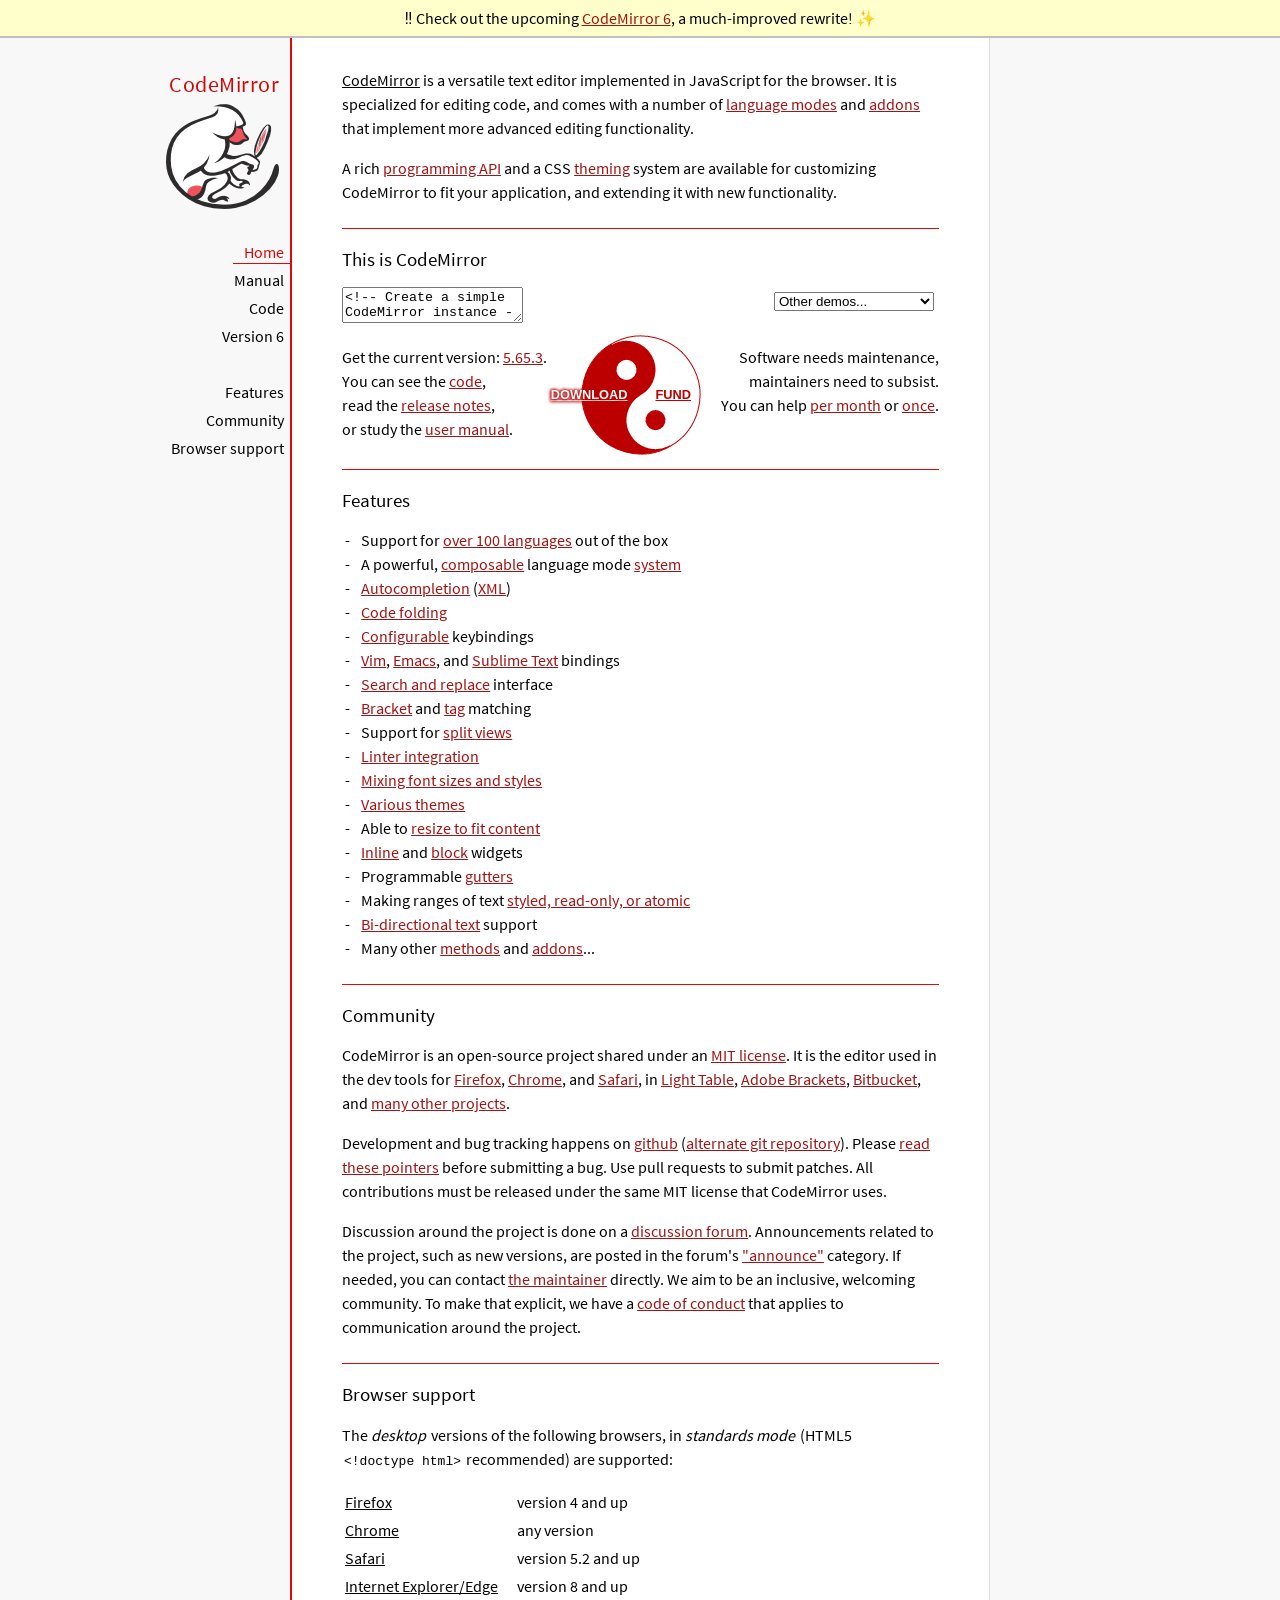
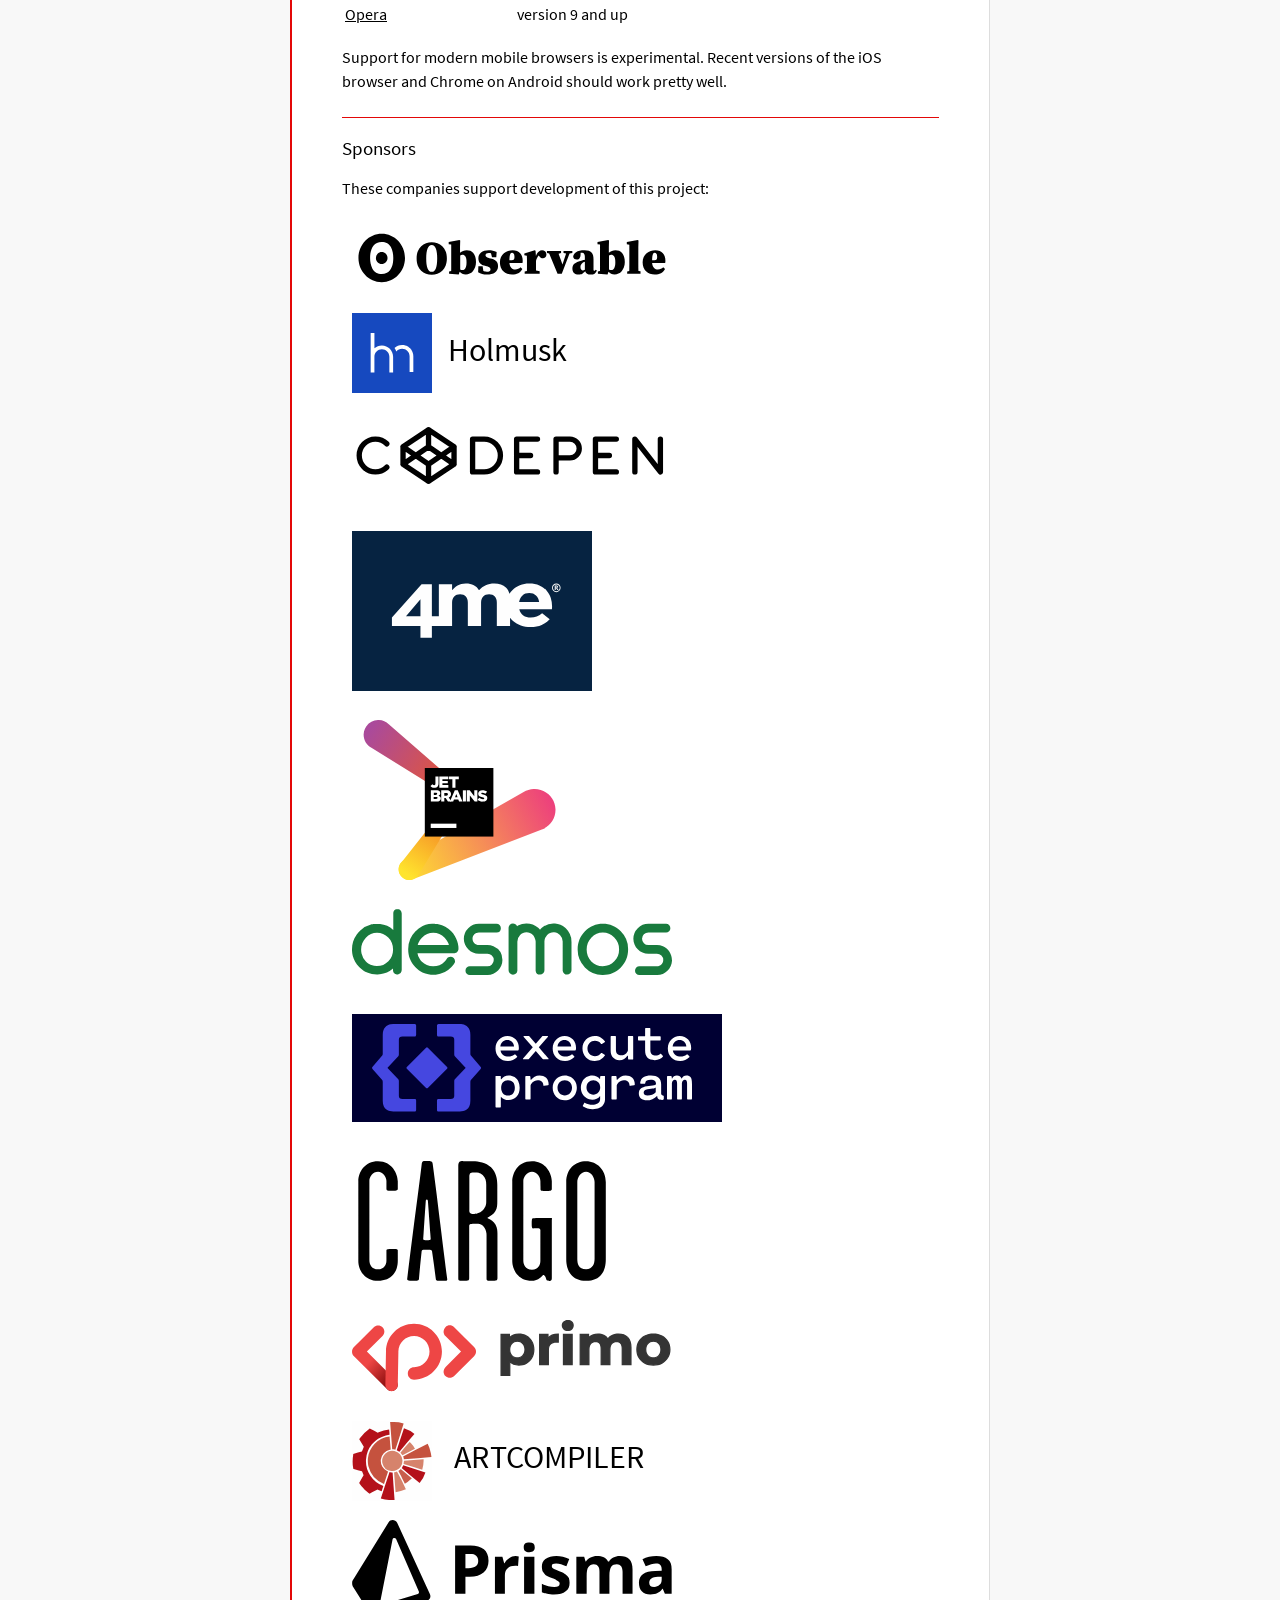
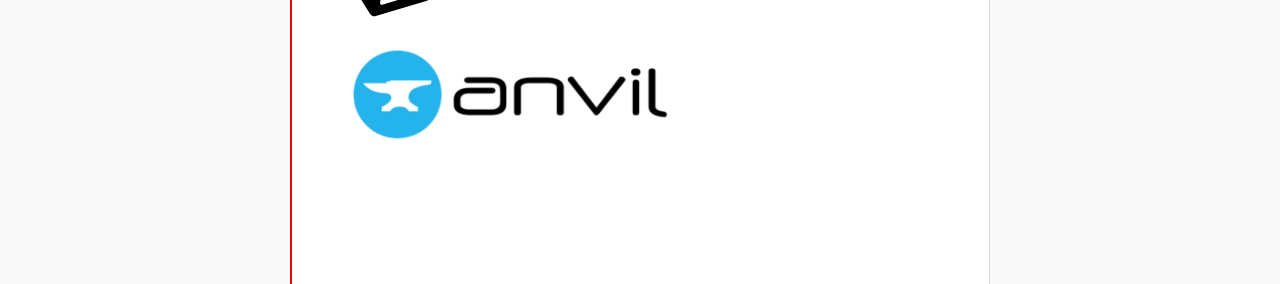
<file: pages/application/lib/files/codemirror/index.html>
<!doctype html>

<title>CodeMirror</title>
<meta charset="utf-8"/>

<link rel=stylesheet href="lib/codemirror.css">
<link rel=stylesheet href="doc/docs.css">
<script src=""></script>
<script src="mode/xml/xml.js"></script>
<script src="mode/javascript/javascript.js"></script>
<script src="mode/css/css.js"></script>
<script src="mode/htmlmixed/htmlmixed.js"></script>
<script src="addon/edit/matchbrackets.js"></script>

<script src="doc/activebookmark.js"></script>

<style>
  .CodeMirror { height: auto; border: 1px solid #ddd; }
  .CodeMirror-scroll { max-height: 200px; }
  .CodeMirror pre { padding-left: 7px; line-height: 1.25; }
  .banner { background: #ffc; padding: 6px; border-bottom: 2px solid silver; text-align: center }
</style>

<div class=banner>
  ‼️ Check out the upcoming <a href="https://codemirror.net/6/">CodeMirror 6</a>, a much-improved rewrite! ✨
</div>

<div id=nav>
  <a href="https://codemirror.net"><h1>CodeMirror</h1><img id=logo src="doc/logo.png"></a>

  <ul>
    <li><a class=active data-default="true" href="#description">Home</a>
    <li><a href="doc/manual.html">Manual</a>
    <li><a href="https://github.com/codemirror/codemirror">Code</a>
    <li><a href="https://codemirror.net/6/">Version 6</a>
  </ul>
  <ul>
    <li><a href="#features">Features</a>
    <li><a href="#community">Community</a>
    <li><a href="#browsersupport">Browser support</a>
  </ul>
</div>

<article>

<section id=description class=first>
  <p><strong>CodeMirror</strong> is a versatile text editor
  implemented in JavaScript for the browser. It is specialized for
  editing code, and comes with a number of <a href="mode/index.html">language modes</a> and <a href="doc/manual.html#addons">addons</a>
  that implement more advanced editing functionality.</p>

  <p>A rich <a href="doc/manual.html#api">programming API</a> and a
  CSS <a href="doc/manual.html#styling">theming</a> system are
  available for customizing CodeMirror to fit your application, and
  extending it with new functionality.</p>
</section>

<section id=demo>
  <h2>This is CodeMirror</h2>
  <form style="position: relative; margin-top: .5em;"><textarea id=demotext>
<!-- Create a simple CodeMirror instance -->
<link rel="stylesheet" href="lib/codemirror.css">
<script src="lib/codemirror.js"></script>
<script>
  var editor = CodeMirror.fromTextArea(myTextarea, {
    lineNumbers: true
  });
</script></textarea>
  <select id="demolist" onchange="document.location = this.options[this.selectedIndex].value;">
    <option value="#">Other demos...</option>
    <option value="demo/complete.html">Autocompletion</option>
    <option value="demo/folding.html">Code folding</option>
    <option value="demo/theme.html">Themes</option>
    <option value="mode/htmlmixed/index.html">Mixed language modes</option>
    <option value="demo/bidi.html">Bi-directional text</option>
    <option value="demo/variableheight.html">Variable font sizes</option>
    <option value="demo/search.html">Search interface</option>
    <option value="demo/vim.html">Vim bindings</option>
    <option value="demo/emacs.html">Emacs bindings</option>
    <option value="demo/sublime.html">Sublime Text bindings</option>
    <option value="demo/tern.html">Tern integration</option>
    <option value="demo/merge.html">Merge/diff interface</option>
    <option value="demo/fullscreen.html">Full-screen editor</option>
    <option value="demo/simplescrollbars.html">Custom scrollbars</option>
  </select></form>
  <script>
    var editor = CodeMirror.fromTextArea(document.getElementById("demotext"), {
      lineNumbers: true,
      mode: "text/html",
      matchBrackets: true
    });
  </script>

  <div class=actions>
    <div class=actionspicture>
      <img src="doc/yinyang.png" class=yinyang>
      <div class="actionlink download">
        <a href="https://codemirror.net/codemirror.zip">DOWNLOAD</a>
      </div>
      <div class="actionlink fund">
        <a href="https://marijnhaverbeke.nl/fund/">FUND</a>
      </div>
    </div>
    <div class=actionsleft>
      Get the current version: <a href="https://codemirror.net/codemirror.zip">5.65.3</a>.<br>
      You can see the <a href="https://github.com/codemirror/codemirror" title="GitHub repository">code</a>,<br>
      read the <a href="doc/releases.html">release notes</a>,<br>
      or study the <a href="doc/manual.html">user manual</a>.
    </div>
    <div class=actionsright>
      Software needs maintenance,<br>
      maintainers need to subsist.<br>
      You can help <a href="https://marijnhaverbeke.nl/fund/" title="Set up a monthly contribution">per month</a> or
      <a title="Donate with PayPal" href="https://www.paypal.me/marijnhaverbeke">once</a>.
    </div>
  </div>

</section>

<section id=features>
  <h2>Features</h2>
  <ul>
    <li>Support for <a href="mode/index.html">over 100 languages</a> out of the box
    <li>A powerful, <a href="mode/htmlmixed/index.html">composable</a> language mode <a href="doc/manual.html#modeapi">system</a>
    <li><a href="doc/manual.html#addon_show-hint">Autocompletion</a> (<a href="demo/xmlcomplete.html">XML</a>)
    <li><a href="doc/manual.html#addon_foldcode">Code folding</a>
    <li><a href="doc/manual.html#option_extraKeys">Configurable</a> keybindings
    <li><a href="demo/vim.html">Vim</a>, <a href="demo/emacs.html">Emacs</a>, and <a href="demo/sublime.html">Sublime Text</a> bindings
    <li><a href="doc/manual.html#addon_search">Search and replace</a> interface
    <li><a href="doc/manual.html#addon_matchbrackets">Bracket</a> and <a href="doc/manual.html#addon_matchtags">tag</a> matching
    <li>Support for <a href="demo/buffers.html">split views</a>
    <li><a href="doc/manual.html#addon_lint">Linter integration</a>
    <li><a href="demo/variableheight.html">Mixing font sizes and styles</a>
    <li><a href="demo/theme.html">Various themes</a>
    <li>Able to <a href="demo/resize.html">resize to fit content</a>
    <li><a href="doc/manual.html#mark_replacedWith">Inline</a> and <a href="doc/manual.html#addLineWidget">block</a> widgets
    <li>Programmable <a href="demo/marker.html">gutters</a>
    <li>Making ranges of text <a href="doc/manual.html#markText">styled, read-only, or atomic</a>
    <li><a href="demo/bidi.html">Bi-directional text</a> support
    <li>Many other <a href="doc/manual.html#api">methods</a> and <a href="doc/manual.html#addons">addons</a>...
  </ul>
</section>

<section id=community>
  <h2>Community</h2>

  <p>CodeMirror is an open-source project shared under
  an <a href="LICENSE">MIT license</a>. It is the editor used in the
  dev tools for
  <a href="https://hacks.mozilla.org/2013/11/firefox-developer-tools-episode-27-edit-as-html-codemirror-more/">Firefox</a>,
  <a href="https://developers.google.com/chrome-developer-tools/">Chrome</a>,
  and <a href="https://developer.apple.com/safari/tools/">Safari</a>, in <a href="http://www.lighttable.com/">Light
  Table</a>, <a href="http://brackets.io/">Adobe
  Brackets</a>, <a href="http://blog.bitbucket.org/2013/05/14/edit-your-code-in-the-cloud-with-bitbucket/">Bitbucket</a>,
  and <a href="doc/realworld.html">many other projects</a>.</p>

  <p>Development and bug tracking happens
  on <a href="https://github.com/codemirror/CodeMirror/">github</a>
  (<a href="http://marijnhaverbeke.nl/git/codemirror">alternate git
  repository</a>).
  Please <a href="https://codemirror.net/doc/reporting.html">read these
  pointers</a> before submitting a bug. Use pull requests to submit
  patches. All contributions must be released under the same MIT
  license that CodeMirror uses.</p>

  <p>Discussion around the project is done on
  a <a href="https://discuss.codemirror.net">discussion forum</a>.
  Announcements related to the project, such as new versions, are
  posted in the
  forum's <a href="https://discuss.codemirror.net/c/announce">"announce"</a>
  category. If needed, you can
  contact <a href="mailto:marijnh@gmail.com">the maintainer</a>
  directly. We aim to be an inclusive, welcoming community. To make
  that explicit, we have
  a <a href="http://contributor-covenant.org/version/1/1/0/">code of
  conduct</a> that applies to communication around the project.</p>
</section>

<section id=browsersupport>
  <h2>Browser support</h2>
  <p>The <em>desktop</em> versions of the following browsers,
  in <em>standards mode</em> (HTML5 <code>&lt;!doctype html></code>
  recommended) are supported:</p>
  <table style="margin-bottom: 1em">
    <tr><th>Firefox</th><td>version 4 and up</td></tr>
    <tr><th>Chrome</th><td>any version</td></tr>
    <tr><th>Safari</th><td>version 5.2 and up</td></tr>
    <tr><th style="padding-right: 1em;">Internet Explorer/Edge</th><td>version 8 and up</td></tr>
    <tr><th>Opera</th><td>version 9 and up</td></tr>
  </table>
  <p>Support for modern mobile browsers is experimental. Recent
  versions of the iOS browser and Chrome on Android should work
  pretty well.</p>
</section>

<section id=sponsors>
  <style>
    ul.sponsor-list { padding-left: 10px; font-size: 200%; }
    ul.sponsor-list a { color: black; text-decoration: none }
    ul.sponsor-list li { list-style: none; margin-bottom: 16px }
    ul.sponsor-list img { max-width: 80%; max-height: 160px; width: 320px }
    ul.sponsor-list img.captioned { vertical-align: middle; width: 80px; max-width: 40%; height: auto; margin-right: 16px }
  </style>

  <h2>Sponsors</h2>
  <p>These companies support development of this project:</p>
  <ul class=sponsor-list>
    <li><a href="http://observablehq.com/"><img alt="Observable" src='doc/logos/observable.svg' loading=lazy></a></li>
    <li><a href="https://holmusk.com"><img class=captioned alt="" src='doc/logos/holmusk.svg' loading=lazy>Holmusk</a></li>
    <li><a href="https://codepen.io/"><img style="margin: 16px 0" src='doc/logos/codepen.svg' loading=lazy alt="CodePen"></a></li>
    <li><a href="https://4me.com"><img style="width: auto" src='doc/logos/4me.svg' loading=lazy alt="4me"></a></li>
    <li><a href="https://www.jetbrains.com/"><img src="doc/logos/jetbrains.svg" loading=lazy alt="JetBrains"></a>
    <li><a href="https://www.desmos.com/"><img src='doc/logos/desmos.svg' loading=lazy alt=desmos></a></li>
    <li><a href="https://www.executeprogram.com"><img style="background: #003; margin: 10px 0; padding: 10px 30px 10px 20px" src='doc/logos/executeprogram.svg' loading=lazy alt="Execute Program"></a></li>
    <li><a href="https://cargo.site"><img alt=Cargo style="max-height: 120px" src='doc/logos/cargo.svg' loading=lazy></a></li>
    <li><a href="https://primo.af"><img alt=primo src='doc/logos/primo.svg' loading=lazy></a></li>
    <li><a href="https://www.artcompiler.com"><img class=captioned alt="" src='doc/logos/artcompiler.svg' loading=lazy> ARTCOMPILER</a></li>
    <li><a href="https://www.prisma.io"><img alt="Prisma" src='doc/logos/prisma.svg' loading=lazy></a>
    <li><a href="https://anvil.works/"><img alt="Anvil" src='doc/logos/anvil.png' loading=lazy></a>
  </ul>
</section>

</article>
</file>
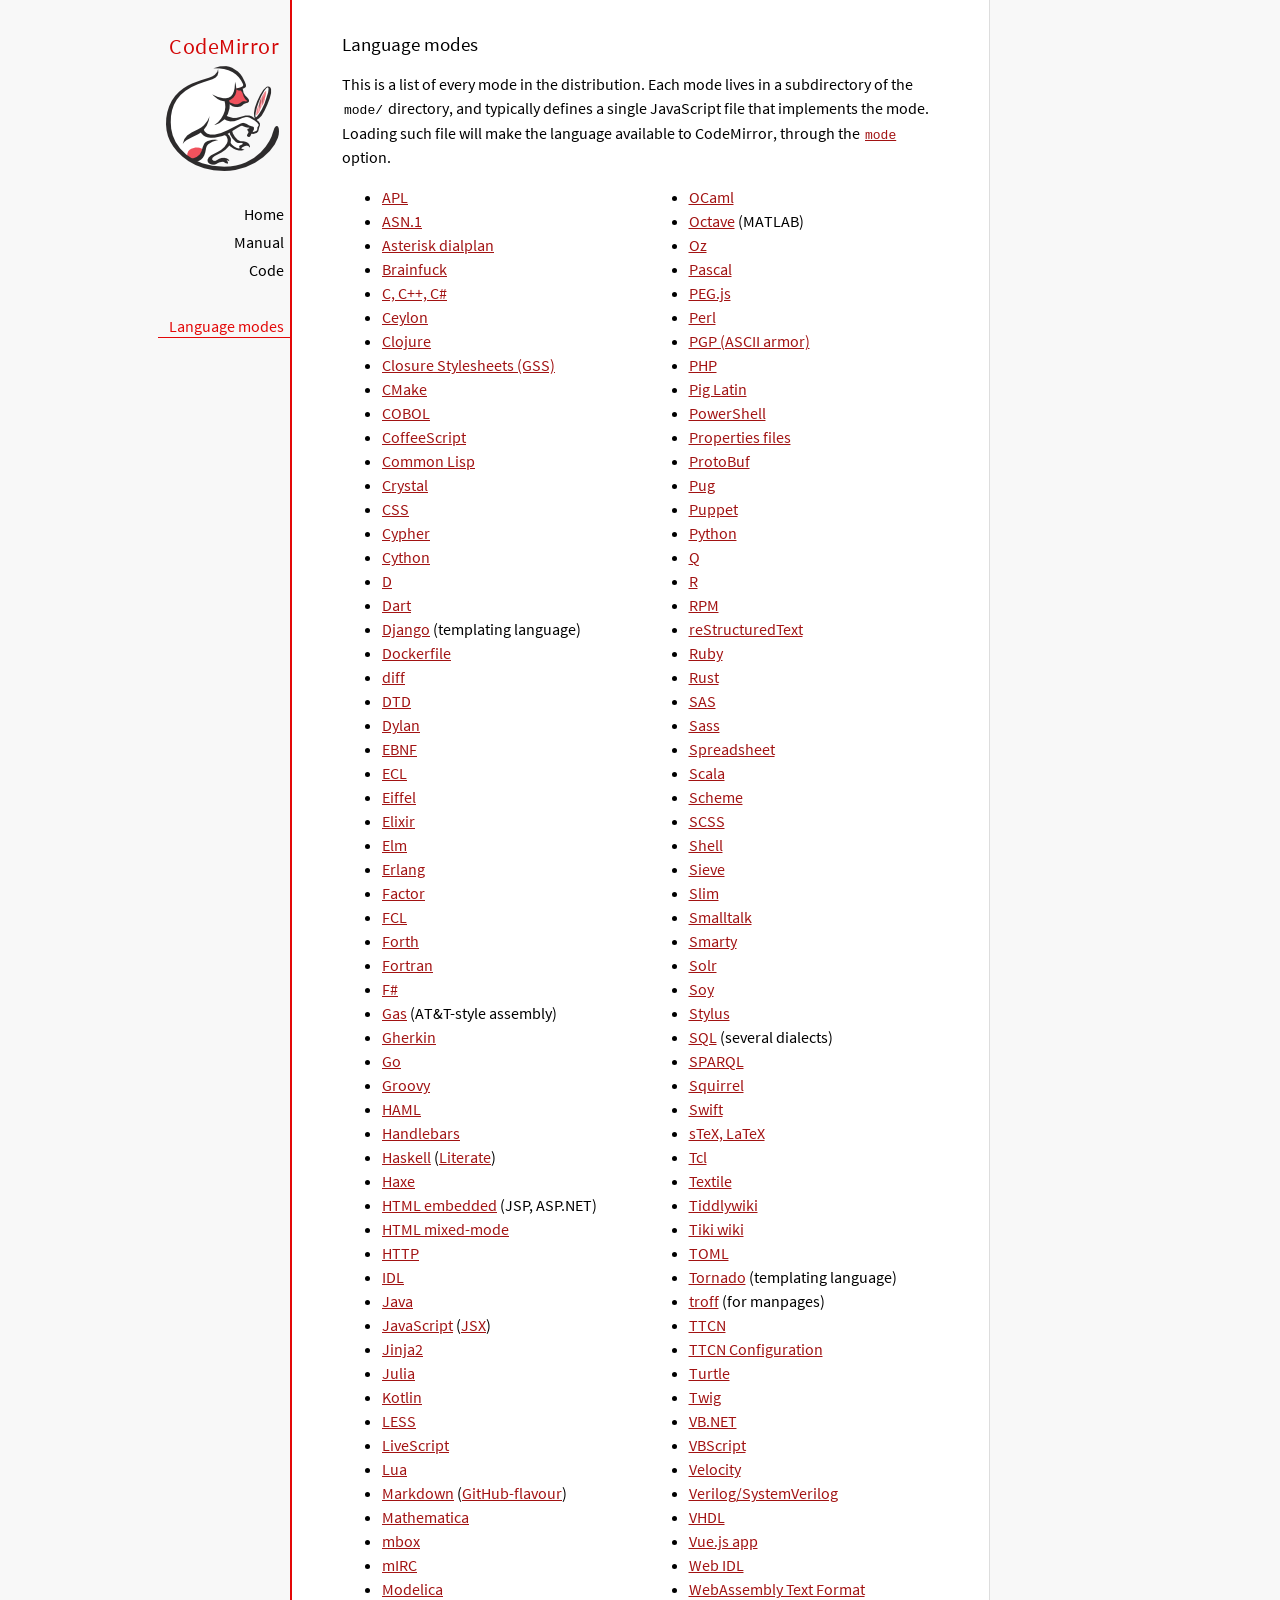
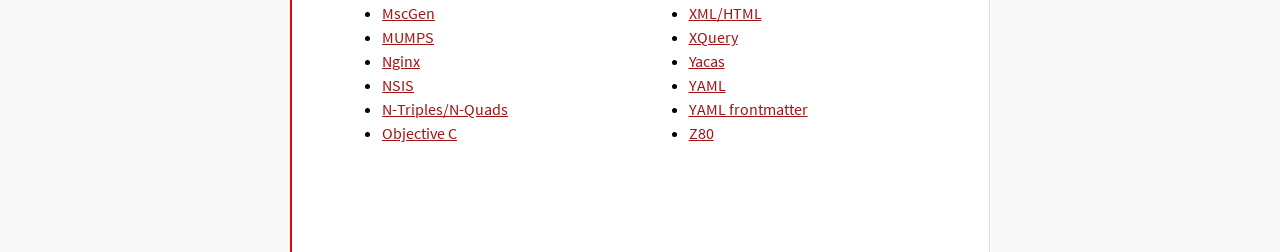
<file: pages/application/lib/files/codemirror/mode/index.html>
<!doctype html>

<title>CodeMirror: Language Modes</title>
<meta charset="utf-8"/>
<link rel=stylesheet href="../doc/docs.css">

<div id=nav>
  <a href="https://codemirror.net"><h1>CodeMirror</h1><img id=logo src="../doc/logo.png"></a>

  <ul>
    <li><a href="../index.html">Home</a>
    <li><a href="../doc/manual.html">Manual</a>
    <li><a href="https://github.com/codemirror/codemirror">Code</a>
  </ul>
  <ul>
    <li><a class=active href="#">Language modes</a>
  </ul>
</div>

<article>

  <h2>Language modes</h2>

  <p>This is a list of every mode in the distribution. Each mode lives
in a subdirectory of the <code>mode/</code> directory, and typically
defines a single JavaScript file that implements the mode. Loading
such file will make the language available to CodeMirror, through
the <a href="../doc/manual.html#option_mode"><code>mode</code></a>
option.</p>

  <div style="-webkit-columns: 100px 2; -moz-columns: 100px 2; columns: 100px 2;">
    <ul style="margin-top: 0">
      <li><a href="apl/index.html">APL</a></li>
      <li><a href="asn.1/index.html">ASN.1</a></li>
      <li><a href="asterisk/index.html">Asterisk dialplan</a></li>
      <li><a href="brainfuck/index.html">Brainfuck</a></li>
      <li><a href="clike/index.html">C, C++, C#</a></li>
      <li><a href="clike/index.html">Ceylon</a></li>
      <li><a href="clojure/index.html">Clojure</a></li>
      <li><a href="css/gss.html">Closure Stylesheets (GSS)</a></li>
      <li><a href="cmake/index.html">CMake</a></li>
      <li><a href="cobol/index.html">COBOL</a></li>
      <li><a href="coffeescript/index.html">CoffeeScript</a></li>
      <li><a href="commonlisp/index.html">Common Lisp</a></li>
      <li><a href="crystal/index.html">Crystal</a></li>
      <li><a href="css/index.html">CSS</a></li>
      <li><a href="cypher/index.html">Cypher</a></li>
      <li><a href="python/index.html">Cython</a></li>
      <li><a href="d/index.html">D</a></li>
      <li><a href="dart/index.html">Dart</a></li>
      <li><a href="django/index.html">Django</a> (templating language)</li>
      <li><a href="dockerfile/index.html">Dockerfile</a></li>
      <li><a href="diff/index.html">diff</a></li>
      <li><a href="dtd/index.html">DTD</a></li>
      <li><a href="dylan/index.html">Dylan</a></li>
      <li><a href="ebnf/index.html">EBNF</a></li>
      <li><a href="ecl/index.html">ECL</a></li>
      <li><a href="eiffel/index.html">Eiffel</a></li>
      <li><a href="https://github.com/optick/codemirror-mode-elixir">Elixir</a></li>
      <li><a href="elm/index.html">Elm</a></li>
      <li><a href="erlang/index.html">Erlang</a></li>
      <li><a href="factor/index.html">Factor</a></li>
      <li><a href="fcl/index.html">FCL</a></li>
      <li><a href="forth/index.html">Forth</a></li>
      <li><a href="fortran/index.html">Fortran</a></li>
      <li><a href="mllike/index.html">F#</a></li>
      <li><a href="gas/index.html">Gas</a> (AT&amp;T-style assembly)</li>
      <li><a href="gherkin/index.html">Gherkin</a></li>
      <li><a href="go/index.html">Go</a></li>
      <li><a href="groovy/index.html">Groovy</a></li>
      <li><a href="haml/index.html">HAML</a></li>
      <li><a href="handlebars/index.html">Handlebars</a></li>
      <li><a href="haskell/index.html">Haskell</a> (<a href="haskell-literate/index.html">Literate</a>)</li>
      <li><a href="haxe/index.html">Haxe</a></li>
      <li><a href="htmlembedded/index.html">HTML embedded</a> (JSP, ASP.NET)</li>
      <li><a href="htmlmixed/index.html">HTML mixed-mode</a></li>
      <li><a href="http/index.html">HTTP</a></li>
      <li><a href="idl/index.html">IDL</a></li>
      <li><a href="clike/index.html">Java</a></li>
      <li><a href="javascript/index.html">JavaScript</a> (<a href="jsx/index.html">JSX</a>)</li>
      <li><a href="jinja2/index.html">Jinja2</a></li>
      <li><a href="julia/index.html">Julia</a></li>
      <li><a href="clike/index.html">Kotlin</a></li>
      <li><a href="css/less.html">LESS</a></li>
      <li><a href="livescript/index.html">LiveScript</a></li>
      <li><a href="lua/index.html">Lua</a></li>
      <li><a href="markdown/index.html">Markdown</a> (<a href="gfm/index.html">GitHub-flavour</a>)</li>
      <li><a href="mathematica/index.html">Mathematica</a></li>
      <li><a href="mbox/index.html">mbox</a></li>
      <li><a href="mirc/index.html">mIRC</a></li>
      <li><a href="modelica/index.html">Modelica</a></li>
      <li><a href="mscgen/index.html">MscGen</a></li>
      <li><a href="mumps/index.html">MUMPS</a></li>
      <li><a href="nginx/index.html">Nginx</a></li>
      <li><a href="nsis/index.html">NSIS</a></li>
      <li><a href="ntriples/index.html">N-Triples/N-Quads</a></li>
      <li><a href="clike/index.html">Objective C</a></li>
      <li><a href="mllike/index.html">OCaml</a></li>
      <li><a href="octave/index.html">Octave</a> (MATLAB)</li>
      <li><a href="oz/index.html">Oz</a></li>
      <li><a href="pascal/index.html">Pascal</a></li>
      <li><a href="pegjs/index.html">PEG.js</a></li>
      <li><a href="perl/index.html">Perl</a></li>
      <li><a href="asciiarmor/index.html">PGP (ASCII armor)</a></li>
      <li><a href="php/index.html">PHP</a></li>
      <li><a href="pig/index.html">Pig Latin</a></li>
      <li><a href="powershell/index.html">PowerShell</a></li>
      <li><a href="properties/index.html">Properties files</a></li>
      <li><a href="protobuf/index.html">ProtoBuf</a></li>
      <li><a href="pug/index.html">Pug</a></li>
      <li><a href="puppet/index.html">Puppet</a></li>
      <li><a href="python/index.html">Python</a></li>
      <li><a href="q/index.html">Q</a></li>
      <li><a href="r/index.html">R</a></li>
      <li><a href="rpm/index.html">RPM</a></li>
      <li><a href="rst/index.html">reStructuredText</a></li>
      <li><a href="ruby/index.html">Ruby</a></li>
      <li><a href="rust/index.html">Rust</a></li>
      <li><a href="sas/index.html">SAS</a></li>
      <li><a href="sass/index.html">Sass</a></li>
      <li><a href="spreadsheet/index.html">Spreadsheet</a></li>
      <li><a href="clike/scala.html">Scala</a></li>
      <li><a href="scheme/index.html">Scheme</a></li>
      <li><a href="css/scss.html">SCSS</a></li>
      <li><a href="shell/index.html">Shell</a></li>
      <li><a href="sieve/index.html">Sieve</a></li>
      <li><a href="slim/index.html">Slim</a></li>
      <li><a href="smalltalk/index.html">Smalltalk</a></li>
      <li><a href="smarty/index.html">Smarty</a></li>
      <li><a href="solr/index.html">Solr</a></li>
      <li><a href="soy/index.html">Soy</a></li>
      <li><a href="stylus/index.html">Stylus</a></li>
      <li><a href="sql/index.html">SQL</a> (several dialects)</li>
      <li><a href="sparql/index.html">SPARQL</a></li>
      <li><a href="clike/index.html">Squirrel</a></li>
      <li><a href="swift/index.html">Swift</a></li>
      <li><a href="stex/index.html">sTeX, LaTeX</a></li>
      <li><a href="tcl/index.html">Tcl</a></li>
      <li><a href="textile/index.html">Textile</a></li>
      <li><a href="tiddlywiki/index.html">Tiddlywiki</a></li>
      <li><a href="tiki/index.html">Tiki wiki</a></li>
      <li><a href="toml/index.html">TOML</a></li>
      <li><a href="tornado/index.html">Tornado</a> (templating language)</li>
      <li><a href="troff/index.html">troff</a> (for manpages)</li>
      <li><a href="ttcn/index.html">TTCN</a></li>
      <li><a href="ttcn-cfg/index.html">TTCN Configuration</a></li>
      <li><a href="turtle/index.html">Turtle</a></li>
      <li><a href="twig/index.html">Twig</a></li>
      <li><a href="vb/index.html">VB.NET</a></li>
      <li><a href="vbscript/index.html">VBScript</a></li>
      <li><a href="velocity/index.html">Velocity</a></li>
      <li><a href="verilog/index.html">Verilog/SystemVerilog</a></li>
      <li><a href="vhdl/index.html">VHDL</a></li>
      <li><a href="vue/index.html">Vue.js app</a></li>
      <li><a href="webidl/index.html">Web IDL</a></li>
      <li><a href="wast/index.html">WebAssembly Text Format</a></li>
      <li><a href="xml/index.html">XML/HTML</a></li>
      <li><a href="xquery/index.html">XQuery</a></li>
      <li><a href="yacas/index.html">Yacas</a></li>
      <li><a href="yaml/index.html">YAML</a></li>
      <li><a href="yaml-frontmatter/index.html">YAML frontmatter</a></li>
      <li><a href="z80/index.html">Z80</a></li>
    </ul>
  </div>

</article>
</file>
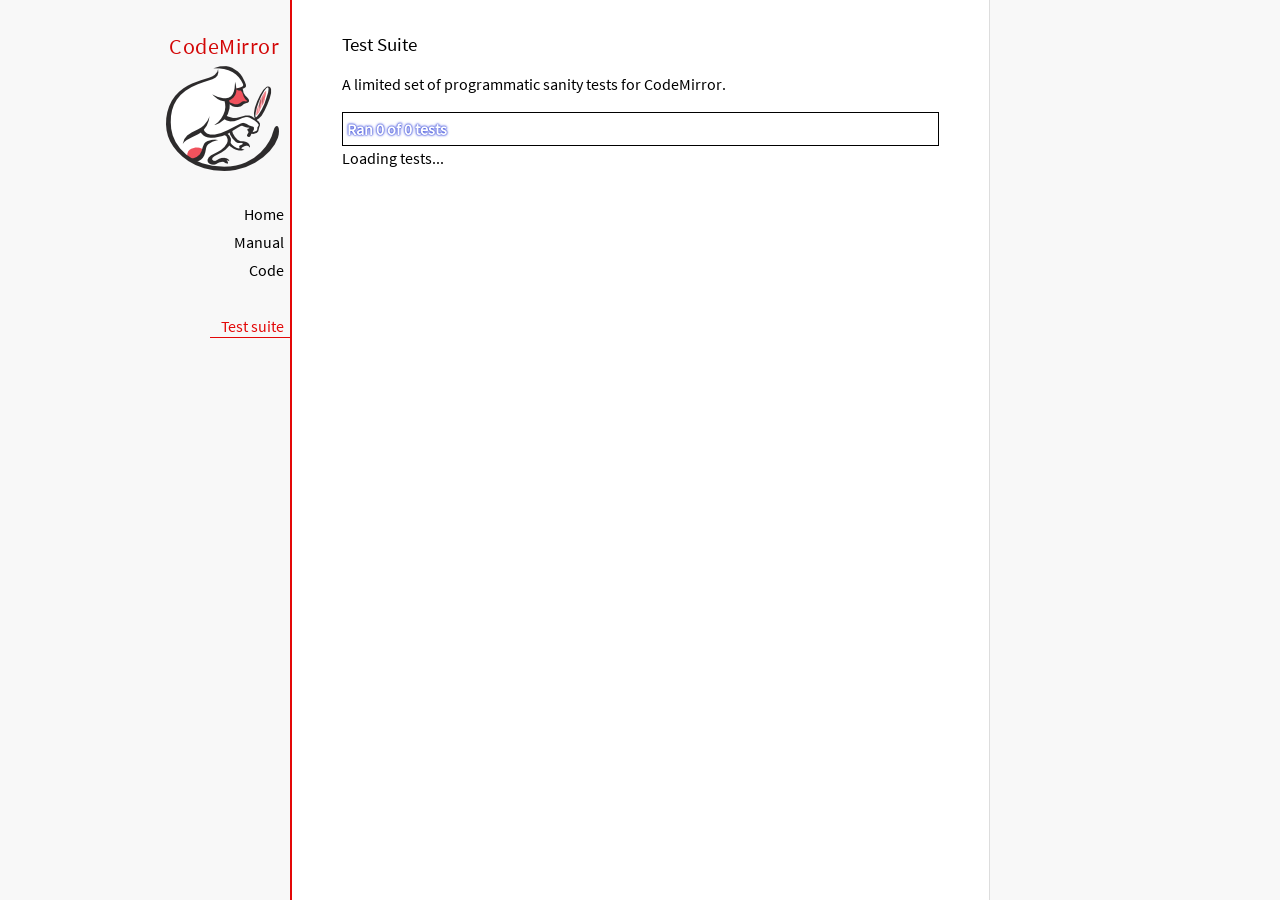
<file: pages/application/lib/files/codemirror/test/index.html>
<!doctype html>

<meta charset="utf-8"/>
<title>CodeMirror: Test Suite</title>
<link rel=stylesheet href="../doc/docs.css">

<link rel="stylesheet" href="../lib/codemirror.css">
<link rel="stylesheet" href="mode_test.css">
<script>
  var errored = []
  window.onerror = function(e) { errored.push(e) }
</script>
<script src="../doc/activebookmark.js"></script>
<script src=".."></script>
<script src="../mode/meta.js"></script>
<script src="../addon/mode/overlay.js"></script>
<script src="../addon/mode/multiplex.js"></script>
<script src="../addon/search/searchcursor.js"></script>
<script src="../addon/dialog/dialog.js"></script>
<script src="../addon/edit/matchbrackets.js"></script>
<script src="../addon/hint/sql-hint.js"></script>
<script src="../addon/hint/xml-hint.js"></script>
<script src="../addon/hint/html-hint.js"></script>
<script src="../addon/comment/comment.js"></script>
<script src="../addon/mode/simple.js"></script>
<script src="../mode/css/css.js"></script>
<script src="../mode/clike/clike.js"></script>
<!-- clike must be after css or vim and sublime tests will fail -->
<script src="../mode/clojure/clojure.js"></script>
<script src="../mode/cypher/cypher.js"></script>
<script src="../mode/d/d.js"></script>
<script src="../mode/dockerfile/dockerfile.js"></script>
<script src="../mode/gfm/gfm.js"></script>
<script src="../mode/haml/haml.js"></script>
<script src="../mode/htmlmixed/htmlmixed.js"></script>
<script src="../mode/javascript/javascript.js"></script>
<script src="../mode/jsx/jsx.js"></script>
<script src="../mode/markdown/markdown.js"></script>
<script src="../mode/php/php.js"></script>
<script src="../mode/python/python.js"></script>
<script src="../mode/powershell/powershell.js"></script>
<script src="../mode/ruby/ruby.js"></script>
<script src="../mode/sass/sass.js"></script>
<script src="../mode/shell/shell.js"></script>
<script src="../mode/slim/slim.js"></script>
<script src="../mode/soy/soy.js"></script>
<script src="../mode/sql/sql.js"></script>
<script src="../mode/stex/stex.js"></script>
<script src="../mode/swift/swift.js"></script>
<script src="../mode/textile/textile.js"></script>
<script src="../mode/verilog/verilog.js"></script>
<script src="../mode/xml/xml.js"></script>
<script src="../mode/xquery/xquery.js"></script>
<script src="../keymap/emacs.js"></script>
<script src="../keymap/sublime.js"></script>
<script src="../keymap/vim.js"></script>
<script src="../mode/rust/rust.js"></script>
<script src="../mode/mscgen/mscgen.js"></script>
<script src="../mode/dylan/dylan.js"></script>
<script src="../mode/wast/wast.js"></script>

<style>
  .ok { color: #090; }
  .fail { color: #e00; }
  .error { color: #c90; }
  .done { font-weight: bold; }
  #progress {
  background: #45d;
  color: white;
  text-shadow: 0 0 1px #45d, 0 0 2px #45d, 0 0 3px #45d;
  font-weight: bold;
  white-space: pre;
  }
  #testground {
  visibility: hidden;
  }
  #testground.offscreen {
  visibility: visible;
  position: absolute;
  left: -10000px;
  top: -10000px;
  }
  .CodeMirror { border: 1px solid black; }
</style>

<div id=nav>
  <a href="https://codemirror.net"><h1>CodeMirror</h1><img id=logo src="../doc/logo.png"></a>

  <ul>
    <li><a href="../index.html">Home</a>
    <li><a href="../doc/manual.html">Manual</a>
    <li><a href="https://github.com/codemirror/codemirror">Code</a>
  </ul>
  <ul>
    <li><a class=active href="#">Test suite</a>
  </ul>
</div>

<article>
  <h2>Test Suite</h2>

    <p>A limited set of programmatic sanity tests for CodeMirror.</p>

    <div style="border: 1px solid black; padding: 1px; max-width: 700px;">
      <div style="width: 0px;" id=progress><div style="padding: 3px;">Ran <span id="progress_ran">0</span><span id="progress_total"> of 0</span> tests</div></div>
    </div>
    <p id=status>Please enable JavaScript...</p>
    <div id=output></div>

    <div id=testground></div>

    <script src="driver.js"></script>
    <script src="test.js"></script>
    <script src="doc_test.js"></script>
    <script src="multi_test.js"></script>
    <script src="contenteditable_test.js"></script>
    <script src="scroll_test.js"></script>
    <script src="comment_test.js"></script>
    <script src="search_test.js"></script>
    <script src="mode_test.js"></script>

    <script src="../mode/clike/test.js"></script>
    <script src="../mode/clojure/test.js"></script>
    <script src="../mode/css/test.js"></script>
    <script src="../mode/css/gss_test.js"></script>
    <script src="../mode/css/scss_test.js"></script>
    <script src="../mode/css/less_test.js"></script>
    <script src="../mode/cypher/test.js"></script>
    <script src="../mode/d/test.js"></script>
    <script src="../mode/dockerfile/test.js"></script>
    <script src="../mode/gfm/test.js"></script>
    <script src="../mode/haml/test.js"></script>
    <script src="../mode/javascript/test.js"></script>
    <script src="../mode/jsx/test.js"></script>
    <script src="../mode/markdown/test.js"></script>
    <script src="../mode/php/test.js"></script>
    <script src="../mode/powershell/test.js"></script>
    <script src="../mode/ruby/test.js"></script>
    <script src="../mode/sass/test.js"></script>
    <script src="../mode/shell/test.js"></script>
    <script src="../mode/slim/test.js"></script>
    <script src="../mode/soy/test.js"></script>
    <script src="../mode/stex/test.js"></script>
    <script src="../mode/swift/test.js"></script>
    <script src="../mode/textile/test.js"></script>
    <script src="../mode/verilog/test.js"></script>
    <script src="../mode/xml/test.js"></script>
    <script src="../mode/xquery/test.js"></script>
    <script src="../mode/python/test.js"></script>
    <script src="../mode/rust/test.js"></script>
    <script src="../mode/wast/test.js"></script>
    <script src="../mode/mscgen/mscgen_test.js"></script>
    <script src="../mode/mscgen/xu_test.js"></script>
    <script src="../mode/mscgen/msgenny_test.js"></script>
    <script src="../mode/dylan/test.js"></script>
    <script src="../addon/mode/multiplex_test.js"></script>
    <script src="../addon/fold/foldcode.js"></script>
    <script src="../addon/fold/brace-fold.js"></script>
    <script src="../addon/fold/xml-fold.js"></script>
    <script src="../addon/scroll/annotatescrollbar.js"></script>

    <script src="emacs_test.js"></script>
    <script src="sql-hint-test.js"></script>
    <script src="sublime_test.js"></script>
    <script src="vim_test.js"></script>
    <script src="html-hint-test.js"></script>
    <script src="annotatescrollbar.js"></script>
    <script>
      window.onload = runHarness;
      CodeMirror.on(window, 'hashchange', runHarness);

      function esc(str) {
        return str.replace(/[<&]/, function(ch) { return ch == "<" ? "&lt;" : "&amp;"; });
      }

      var output = document.getElementById("output"),
          progress = document.getElementById("progress"),
          progressRan = document.getElementById("progress_ran").childNodes[0],
          progressTotal = document.getElementById("progress_total").childNodes[0];
      var count = 0,
          failed = 0,
          skipped = 0,
          bad = "",
          running = false, // Flag that states tests are running
          quit = false, // Flag to quit tests ASAP
          verbose = false, // Adds message for *every* test to output
          done = false

      function runHarness(){
        if (running) {
          quit = true;
          setStatus("Restarting tests...", '', true);
          setTimeout(function(){ runHarness(); }, 500);
          return;
        }
        filters = [];
        verbose = false;
        if (window.location.hash.substr(1)){
          var strings = window.location.hash.substr(1).split(",");
          while (strings.length) {
            var s = strings.shift();
            if (s === "verbose")
              verbose = true;
            else
              filters.push(parseTestFilter(decodeURIComponent(s)));
          }
        }
        quit = false;
        running = true;
        setStatus("Loading tests...");
        count = 0;
        failed = 0;
        done = false;
        skipped = 0;
        bad = "";
        totalTests = countTests();
        progressTotal.nodeValue = " of " + totalTests;
        progressRan.nodeValue = count;
        output.innerHTML = '';
        document.getElementById("testground").innerHTML = "<form>" +
          "<textarea id=\"code\" name=\"code\"></textarea>" +
          "<input type=submit value=ok name=submit>" +
          "</form>";
        runTests(displayTest);
      }

      function setStatus(message, className, force){
        if (quit && !force) return;
        if (!message) throw("must provide message");
        var status = document.getElementById("status").childNodes[0];
        status.nodeValue = message;
        status.parentNode.className = className;
      }
      function addOutput(name, className, code){
        var newOutput = document.createElement("dl");
        var newTitle = document.createElement("dt");
        newTitle.className = className;
        newTitle.appendChild(document.createTextNode(name));
        newOutput.appendChild(newTitle);
        var newMessage = document.createElement("dd");
        newMessage.innerHTML = code;
        newOutput.appendChild(newTitle);
        newOutput.appendChild(newMessage);
        output.appendChild(newOutput);
      }
      function displayTest(type, name, customMessage) {
        var message = "???";
        if (type != "done" && type != "skipped") ++count;
        progress.style.width = (count * (progress.parentNode.clientWidth - 2) / (totalTests || 1)) + "px";
        progressRan.nodeValue = count;
        if (type == "ok") {
          message = "Test '" + name + "' passed";
          if (!verbose) customMessage = false;
        } else if (type == "skipped") {
          message = "Test '" + name + "' skipped";
          ++skipped;
          if (!verbose) customMessage = false;
        } else if (type == "expected") {
          message = "Test '" + name + "' failed as expected";
          if (!verbose) customMessage = false;
        } else if (type == "error" || type == "fail") {
          ++failed;
          message = "Test '" + name + "' failed";
        } else if (type == "done") {
          if (failed) {
            type += " fail";
            message = failed + " failure" + (failed > 1 ? "s" : "");
          } else if (count < totalTests) {
            failed = totalTests - count;
            type += " fail";
            message = failed + " failure" + (failed > 1 ? "s" : "");
          } else {
            type += " ok";
            message = "All passed"
            if (skipped) {
              message += " (" + skipped + " skipped)";
            }
          }
          done = true
          progressTotal.nodeValue = '';
          customMessage = true; // Hack to avoid adding to output
        }
        if (verbose && !customMessage)  customMessage = message;
        setStatus(message, type);
        if (customMessage && customMessage.length > 0) {
          addOutput(name, type, customMessage);
        }
      }
    </script>

</article>
</file>
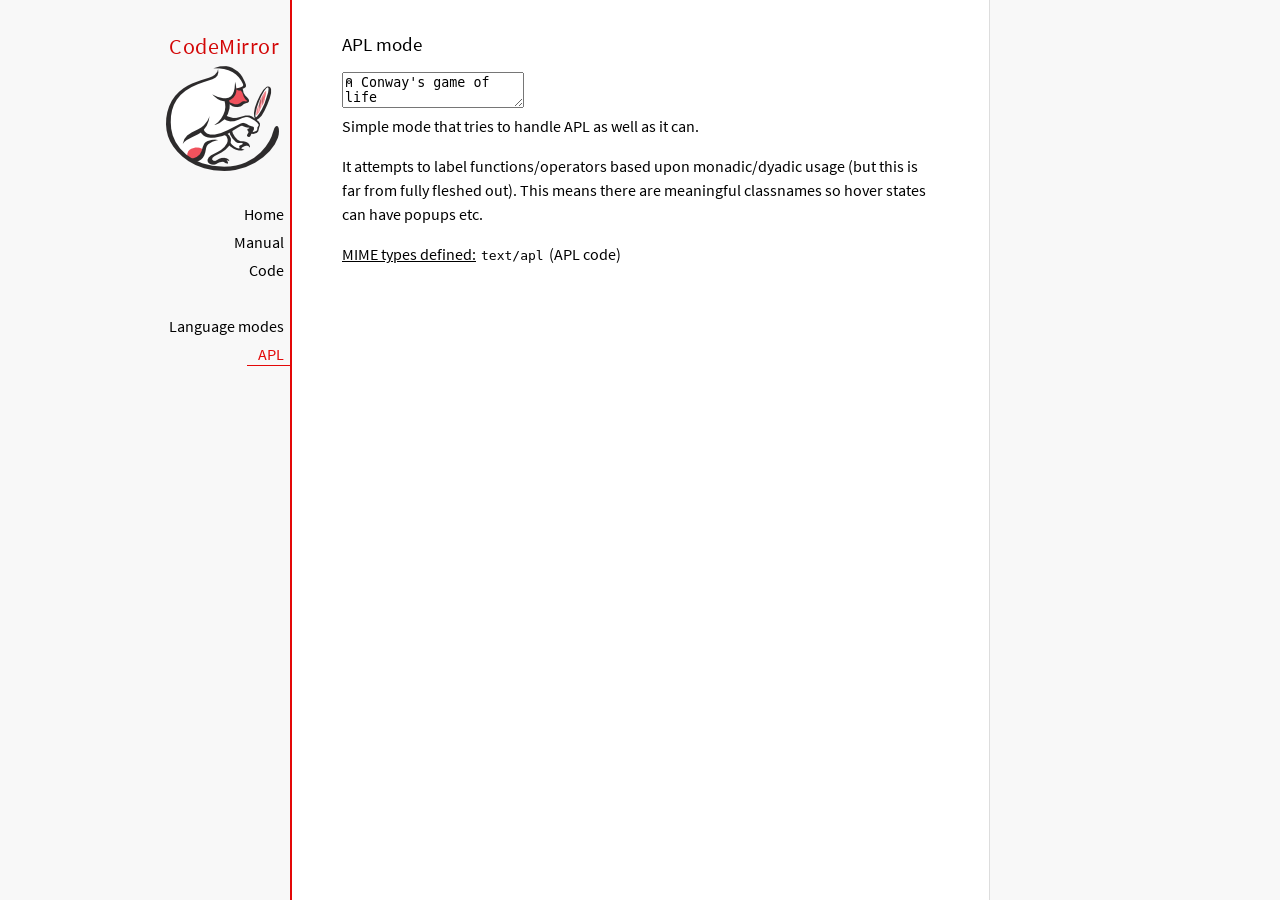
<file: pages/application/lib/files/codemirror/mode/apl/index.html>
<!doctype html>

<title>CodeMirror: APL mode</title>
<meta charset="utf-8"/>
<link rel=stylesheet href="../../doc/docs.css">

<link rel="stylesheet" href="../../lib/codemirror.css">
<script src="../.."></script>
<script src="../../addon/edit/matchbrackets.js"></script>
<script src="apl.js"></script>
<style>
	.CodeMirror { border: 2px inset #dee; }
    </style>
<div id=nav>
  <a href="https://codemirror.net"><h1>CodeMirror</h1><img id=logo src="../../doc/logo.png" alt=""></a>

  <ul>
    <li><a href="../../index.html">Home</a>
    <li><a href="../../doc/manual.html">Manual</a>
    <li><a href="https://github.com/codemirror/codemirror">Code</a>
  </ul>
  <ul>
    <li><a href="../index.html">Language modes</a>
    <li><a class=active href="#">APL</a>
  </ul>
</div>

<article>
<h2>APL mode</h2>
<form><textarea id="code" name="code">
⍝ Conway's game of life

⍝ This example was inspired by the impressive demo at
⍝ http://www.youtube.com/watch?v=a9xAKttWgP4

⍝ Create a matrix:
⍝     0 1 1
⍝     1 1 0
⍝     0 1 0
creature ← (3 3 ⍴ ⍳ 9) ∈ 1 2 3 4 7   ⍝ Original creature from demo
creature ← (3 3 ⍴ ⍳ 9) ∈ 1 3 6 7 8   ⍝ Glider

⍝ Place the creature on a larger board, near the centre
board ← ¯1 ⊖ ¯2 ⌽ 5 7 ↑ creature

⍝ A function to move from one generation to the next
life ← {∨/ 1 ⍵ ∧ 3 4 = ⊂+/ +⌿ 1 0 ¯1 ∘.⊖ 1 0 ¯1 ⌽¨ ⊂⍵}

⍝ Compute n-th generation and format it as a
⍝ character matrix
gen ← {' #'[(life ⍣ ⍵) board]}

⍝ Show first three generations
(gen 1) (gen 2) (gen 3)
</textarea></form>

    <script>
      var editor = CodeMirror.fromTextArea(document.getElementById("code"), {
        lineNumbers: true,
        matchBrackets: true,
        mode: "text/apl"
      });
    </script>

    <p>Simple mode that tries to handle APL as well as it can.</p>
    <p>It attempts to label functions/operators based upon
    monadic/dyadic usage (but this is far from fully fleshed out).
    This means there are meaningful classnames so hover states can
    have popups etc.</p>

    <p><strong>MIME types defined:</strong> <code>text/apl</code> (APL code)</p>
  </article>
</file>
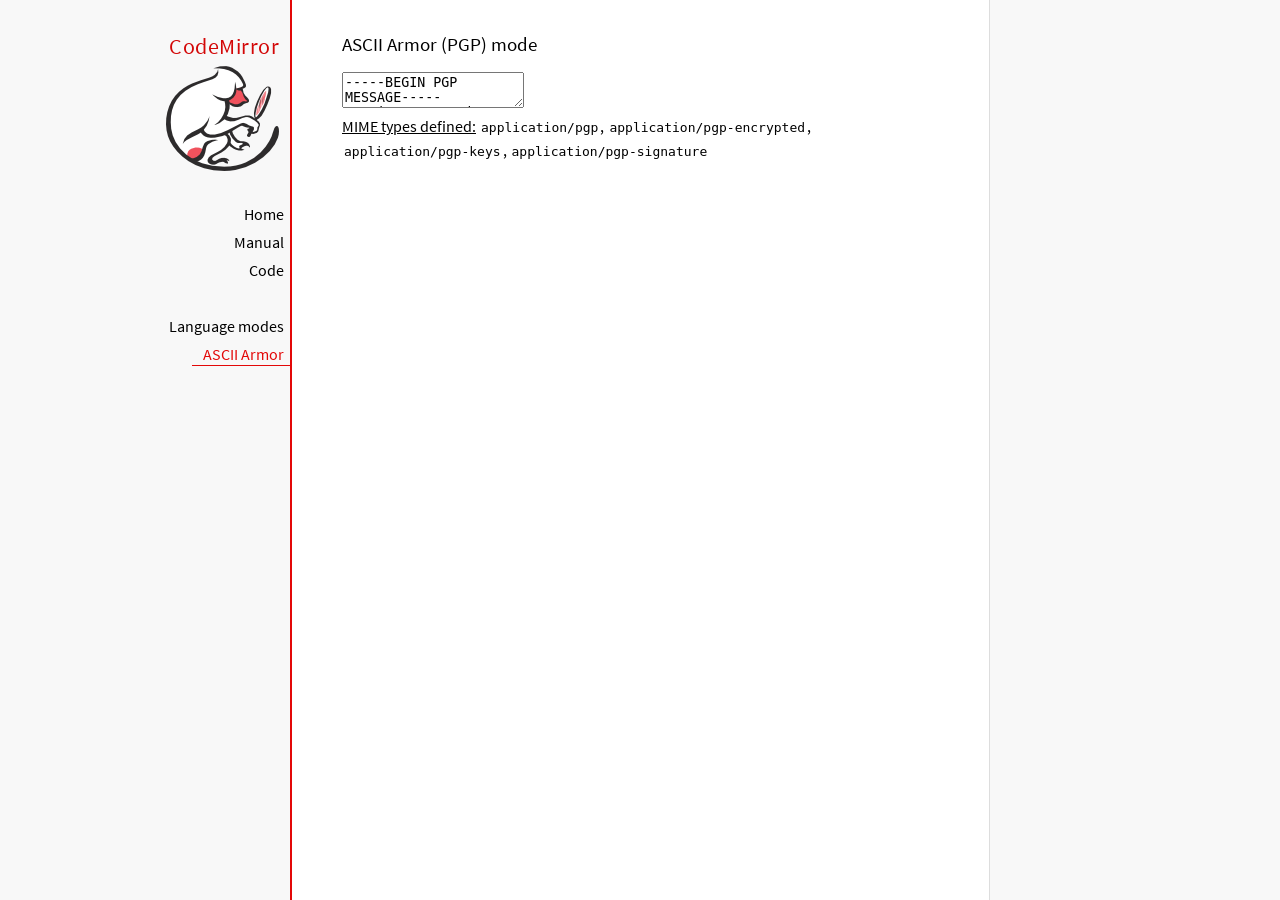
<file: pages/application/lib/files/codemirror/mode/asciiarmor/index.html>
<!doctype html>

<title>CodeMirror: ASCII Armor (PGP) mode</title>
<meta charset="utf-8"/>
<link rel=stylesheet href="../../doc/docs.css">

<link rel="stylesheet" href="../../lib/codemirror.css">
<script src="../.."></script>
<script src="asciiarmor.js"></script>
<style>.CodeMirror {background: #f8f8f8;}</style>
<div id=nav>
  <a href="https://codemirror.net"><h1>CodeMirror</h1><img id=logo src="../../doc/logo.png" alt=""></a>

  <ul>
    <li><a href="../../index.html">Home</a>
    <li><a href="../../doc/manual.html">Manual</a>
    <li><a href="https://github.com/codemirror/codemirror">Code</a>
  </ul>
  <ul>
    <li><a href="../index.html">Language modes</a>
    <li><a class=active href="#">ASCII Armor</a>
  </ul>
</div>

<article>
<h2>ASCII Armor (PGP) mode</h2>
<form><textarea id="code" name="code">
-----BEGIN PGP MESSAGE-----
Version: OpenPrivacy 0.99

yDgBO22WxBHv7O8X7O/jygAEzol56iUKiXmV+XmpCtmpqQUKiQrFqclFqUDBovzS
vBSFjNSiVHsuAA==
=njUN
-----END PGP MESSAGE-----
</textarea></form>

<script>
var editor = CodeMirror.fromTextArea(document.getElementById("code"), {
  lineNumbers: true
});
</script>

<p><strong>MIME types
defined:</strong> <code>application/pgp</code>, <code>application/pgp-encrypted</code>, <code>application/pgp-keys</code>, <code>application/pgp-signature</code></p>

</article>
</file>
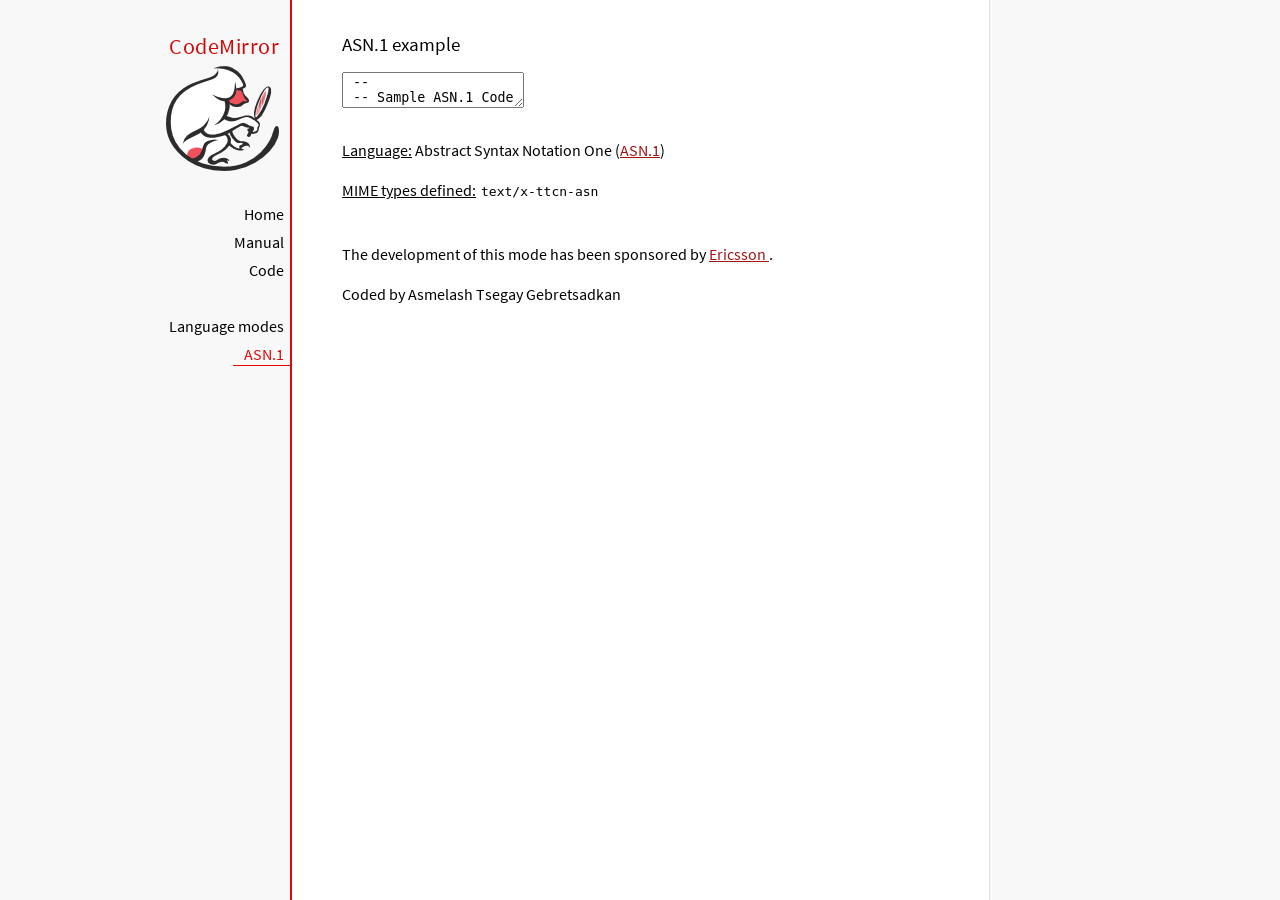
<file: pages/application/lib/files/codemirror/mode/asn.1/index.html>
﻿<!doctype html>

<title>CodeMirror: ASN.1 mode</title>
<meta charset="utf-8"/>
<link rel=stylesheet href="../../doc/docs.css">

<link rel="stylesheet" href="../../lib/codemirror.css">
<script src="../.."></script>
<script src="../../addon/edit/matchbrackets.js"></script>
<script src="asn.1.js"></script>
<style>
    .CodeMirror {
        border-top: 1px solid black;
        border-bottom: 1px solid black;
    }
</style>
<div id=nav>
    <a href="https://codemirror.net"><h1>CodeMirror</h1>
        <img id=logo src="../../doc/logo.png" alt="">
    </a>

    <ul>
        <li><a href="../../index.html">Home</a>
        <li><a href="../../doc/manual.html">Manual</a>
        <li><a href="https://github.com/codemirror/codemirror">Code</a>
    </ul>
    <ul>
        <li><a href="../index.html">Language modes</a>
        <li><a class=active href="http://en.wikipedia.org/wiki/Abstract_Syntax_Notation_One">ASN.1</a>
    </ul>
</div>
<article>
    <h2>ASN.1 example</h2>
    <div>
        <textarea id="ttcn-asn-code">
 --
 -- Sample ASN.1 Code
 --
 MyModule DEFINITIONS ::=
 BEGIN

 MyTypes ::= SEQUENCE {
     myObjectId   OBJECT IDENTIFIER,
     mySeqOf      SEQUENCE OF MyInt,
     myBitString  BIT STRING {
                         muxToken(0),
                         modemToken(1)
                  }
 }

 MyInt ::= INTEGER (0..65535)

 END
        </textarea>
    </div>

    <script>
        var ttcnEditor = CodeMirror.fromTextArea(document.getElementById("ttcn-asn-code"), {
            lineNumbers: true,
            matchBrackets: true,
            mode: "text/x-ttcn-asn"
        });
        ttcnEditor.setSize(400, 400);
        var mac = CodeMirror.keyMap.default == CodeMirror.keyMap.macDefault;
        CodeMirror.keyMap.default[(mac ? "Cmd" : "Ctrl") + "-Space"] = "autocomplete";
    </script>
    <br/>
    <p><strong>Language:</strong> Abstract Syntax Notation One
        (<a href="http://www.itu.int/en/ITU-T/asn1/Pages/introduction.aspx">ASN.1</a>)
    </p>
    <p><strong>MIME types defined:</strong> <code>text/x-ttcn-asn</code></p>

    <br/>
    <p>The development of this mode has been sponsored by <a href="http://www.ericsson.com/">Ericsson
    </a>.</p>
    <p>Coded by Asmelash Tsegay Gebretsadkan </p>
</article>
</file>
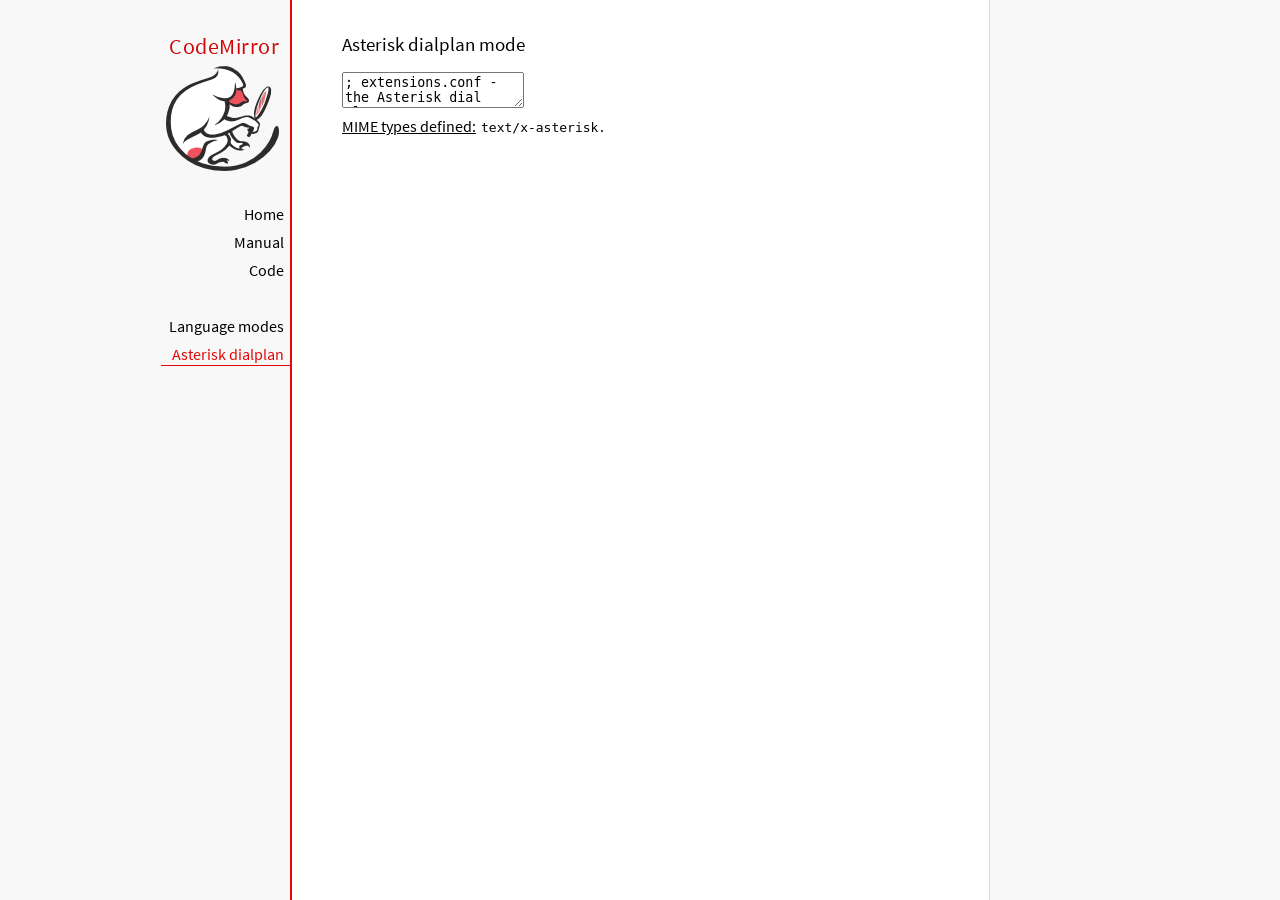
<file: pages/application/lib/files/codemirror/mode/asterisk/index.html>
<!doctype html>

<title>CodeMirror: Asterisk dialplan mode</title>
<meta charset="utf-8"/>
<link rel=stylesheet href="../../doc/docs.css">

<link rel="stylesheet" href="../../lib/codemirror.css">
<script src="../.."></script>
<script src="../../addon/edit/matchbrackets.js"></script>
<script src="asterisk.js"></script>
<style>
      .CodeMirror {border: 1px solid #999;}
      .cm-s-default span.cm-arrow { color: red; }
    </style>
<div id=nav>
  <a href="https://codemirror.net"><h1>CodeMirror</h1><img id=logo src="../../doc/logo.png" alt=""></a>

  <ul>
    <li><a href="../../index.html">Home</a>
    <li><a href="../../doc/manual.html">Manual</a>
    <li><a href="https://github.com/codemirror/codemirror">Code</a>
  </ul>
  <ul>
    <li><a href="../index.html">Language modes</a>
    <li><a class=active href="#">Asterisk dialplan</a>
  </ul>
</div>

<article>
<h2>Asterisk dialplan mode</h2>
<form><textarea id="code" name="code">
; extensions.conf - the Asterisk dial plan
;

[general]
;
; If static is set to no, or omitted, then the pbx_config will rewrite
; this file when extensions are modified.  Remember that all comments
; made in the file will be lost when that happens.
static=yes

#include "/etc/asterisk/additional_general.conf

[iaxprovider]
switch => IAX2/user:[key]@myserver/mycontext

[dynamic]
#exec /usr/bin/dynamic-peers.pl

[trunkint]
;
; International long distance through trunk
;
exten => _9011.,1,Macro(dundi-e164,${EXTEN:4})
exten => _9011.,n,Dial(${GLOBAL(TRUNK)}/${FILTER(0-9,${EXTEN:${GLOBAL(TRUNKMSD)}})})

[local]
;
; Master context for local, toll-free, and iaxtel calls only
;
ignorepat => 9
include => default

[demo]
include => stdexten
;
; We start with what to do when a call first comes in.
;
exten => s,1,Wait(1)			; Wait a second, just for fun
same  => n,Answer			; Answer the line
same  => n,Set(TIMEOUT(digit)=5)	; Set Digit Timeout to 5 seconds
same  => n,Set(TIMEOUT(response)=10)	; Set Response Timeout to 10 seconds
same  => n(restart),BackGround(demo-congrats)	; Play a congratulatory message
same  => n(instruct),BackGround(demo-instruct)	; Play some instructions
same  => n,WaitExten			; Wait for an extension to be dialed.

exten => 2,1,BackGround(demo-moreinfo)	; Give some more information.
exten => 2,n,Goto(s,instruct)

exten => 3,1,Set(LANGUAGE()=fr)		; Set language to french
exten => 3,n,Goto(s,restart)		; Start with the congratulations

exten => 1000,1,Goto(default,s,1)
;
; We also create an example user, 1234, who is on the console and has
; voicemail, etc.
;
exten => 1234,1,Playback(transfer,skip)		; "Please hold while..."
					; (but skip if channel is not up)
exten => 1234,n,Gosub(${EXTEN},stdexten(${GLOBAL(CONSOLE)}))
exten => 1234,n,Goto(default,s,1)		; exited Voicemail

exten => 1235,1,Voicemail(1234,u)		; Right to voicemail

exten => 1236,1,Dial(Console/dsp)		; Ring forever
exten => 1236,n,Voicemail(1234,b)		; Unless busy

;
; # for when they're done with the demo
;
exten => #,1,Playback(demo-thanks)	; "Thanks for trying the demo"
exten => #,n,Hangup			; Hang them up.

;
; A timeout and "invalid extension rule"
;
exten => t,1,Goto(#,1)			; If they take too long, give up
exten => i,1,Playback(invalid)		; "That's not valid, try again"

;
; Create an extension, 500, for dialing the
; Asterisk demo.
;
exten => 500,1,Playback(demo-abouttotry); Let them know what's going on
exten => 500,n,Dial(IAX2/guest@pbx.digium.com/s@default)	; Call the Asterisk demo
exten => 500,n,Playback(demo-nogo)	; Couldn't connect to the demo site
exten => 500,n,Goto(s,6)		; Return to the start over message.

;
; Create an extension, 600, for evaluating echo latency.
;
exten => 600,1,Playback(demo-echotest)	; Let them know what's going on
exten => 600,n,Echo			; Do the echo test
exten => 600,n,Playback(demo-echodone)	; Let them know it's over
exten => 600,n,Goto(s,6)		; Start over

;
;	You can use the Macro Page to intercom a individual user
exten => 76245,1,Macro(page,SIP/Grandstream1)
; or if your peernames are the same as extensions
exten => _7XXX,1,Macro(page,SIP/${EXTEN})
;
;
; System Wide Page at extension 7999
;
exten => 7999,1,Set(TIMEOUT(absolute)=60)
exten => 7999,2,Page(Local/Grandstream1@page&Local/Xlite1@page&Local/1234@page/n,d)

; Give voicemail at extension 8500
;
exten => 8500,1,VoicemailMain
exten => 8500,n,Goto(s,6)

    </textarea></form>
    <script>
      var editor = CodeMirror.fromTextArea(document.getElementById("code"), {
        mode: "text/x-asterisk",
        matchBrackets: true,
        lineNumbers: true
      });
    </script>

    <p><strong>MIME types defined:</strong> <code>text/x-asterisk</code>.</p>

  </article>
</file>
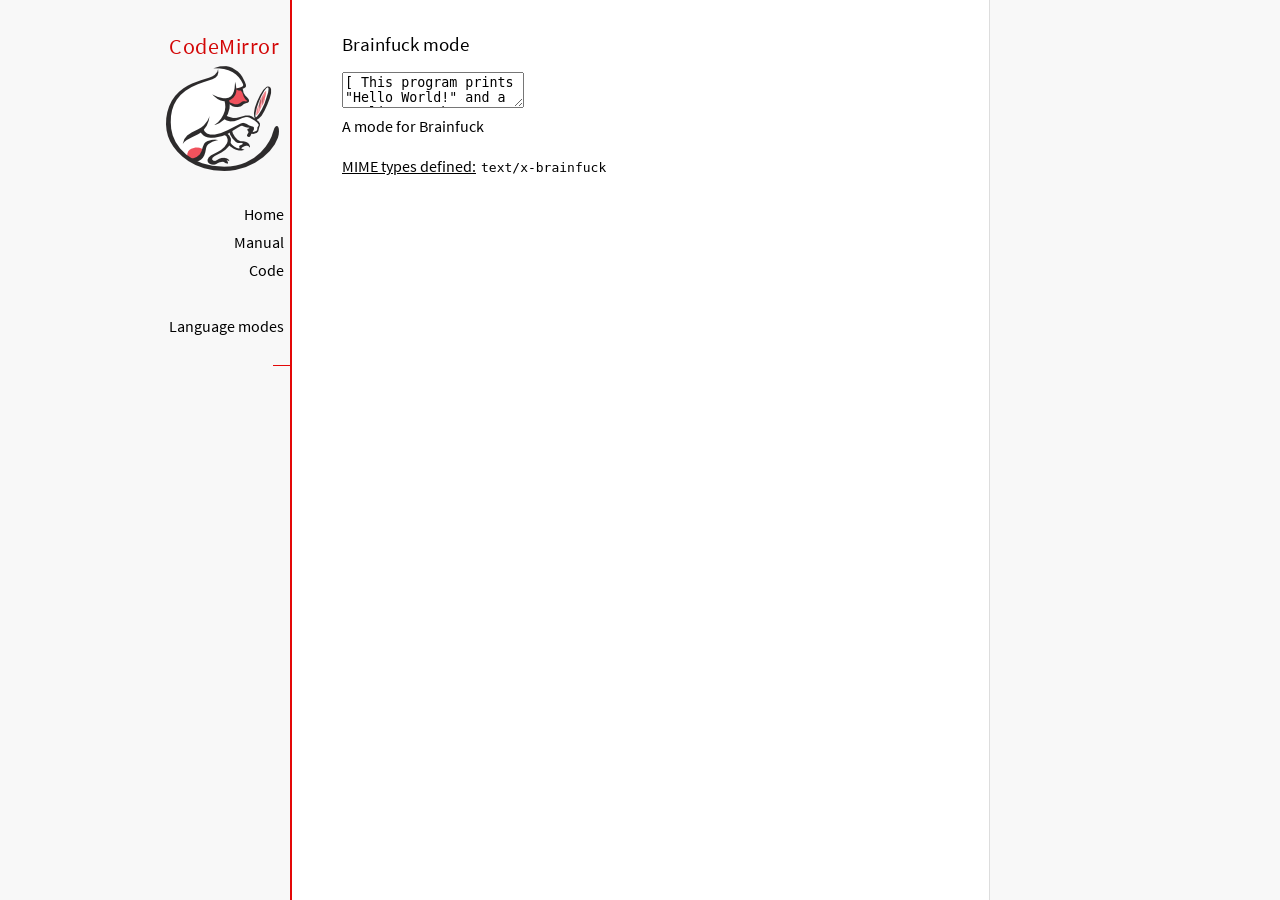
<file: pages/application/lib/files/codemirror/mode/brainfuck/index.html>
<!doctype html>

<title>CodeMirror: Brainfuck mode</title>
<meta charset="utf-8"/>
<link rel=stylesheet href="../../doc/docs.css">

<link rel="stylesheet" href="../../lib/codemirror.css">
<script src="../.."></script>
<script src="../../addon/edit/matchbrackets.js"></script>
<script src="brainfuck.js"></script>
<style>
	.CodeMirror { border: 2px inset #dee; }
    </style>
<div id=nav>
  <a href="https://codemirror.net"><h1>CodeMirror</h1><img id=logo src="../../doc/logo.png" alt=""></a>

  <ul>
    <li><a href="../../index.html">Home</a>
    <li><a href="../../doc/manual.html">Manual</a>
    <li><a href="https://github.com/codemirror/codemirror">Code</a>
  </ul>
  <ul>
    <li><a href="../index.html">Language modes</a>
    <li><a class=active href="#"></a>
  </ul>
</div>

<article>
<h2>Brainfuck mode</h2>
<form><textarea id="code" name="code">
[ This program prints "Hello World!" and a newline to the screen, its
  length is 106 active command characters [it is not the shortest.]

  This loop is a "comment loop", it's a simple way of adding a comment
  to a BF program such that you don't have to worry about any command
  characters. Any ".", ",", "+", "-", "&lt;" and "&gt;" characters are simply
  ignored, the "[" and "]" characters just have to be balanced.
]
+++++ +++               Set Cell #0 to 8
[
    &gt;++++               Add 4 to Cell #1; this will always set Cell #1 to 4
    [                   as the cell will be cleared by the loop
        &gt;++             Add 2 to Cell #2
        &gt;+++            Add 3 to Cell #3
        &gt;+++            Add 3 to Cell #4
        &gt;+              Add 1 to Cell #5
        &lt;&lt;&lt;&lt;-           Decrement the loop counter in Cell #1
    ]                   Loop till Cell #1 is zero; number of iterations is 4
    &gt;+                  Add 1 to Cell #2
    &gt;+                  Add 1 to Cell #3
    &gt;-                  Subtract 1 from Cell #4
    &gt;&gt;+                 Add 1 to Cell #6
    [&lt;]                 Move back to the first zero cell you find; this will
                        be Cell #1 which was cleared by the previous loop
    &lt;-                  Decrement the loop Counter in Cell #0
]                       Loop till Cell #0 is zero; number of iterations is 8

The result of this is:
Cell No :   0   1   2   3   4   5   6
Contents:   0   0  72 104  88  32   8
Pointer :   ^

&gt;&gt;.                     Cell #2 has value 72 which is 'H'
&gt;---.                   Subtract 3 from Cell #3 to get 101 which is 'e'
+++++++..+++.           Likewise for 'llo' from Cell #3
&gt;&gt;.                     Cell #5 is 32 for the space
&lt;-.                     Subtract 1 from Cell #4 for 87 to give a 'W'
&lt;.                      Cell #3 was set to 'o' from the end of 'Hello'
+++.------.--------.    Cell #3 for 'rl' and 'd'
&gt;&gt;+.                    Add 1 to Cell #5 gives us an exclamation point
&gt;++.                    And finally a newline from Cell #6
</textarea></form>

    <script>
      var editor = CodeMirror.fromTextArea(document.getElementById("code"), {
        lineNumbers: true,
        matchBrackets: true,
        mode: "text/x-brainfuck"
      });
    </script>

    <p>A mode for Brainfuck</p>

    <p><strong>MIME types defined:</strong> <code>text/x-brainfuck</code></p>
  </article>
</file>
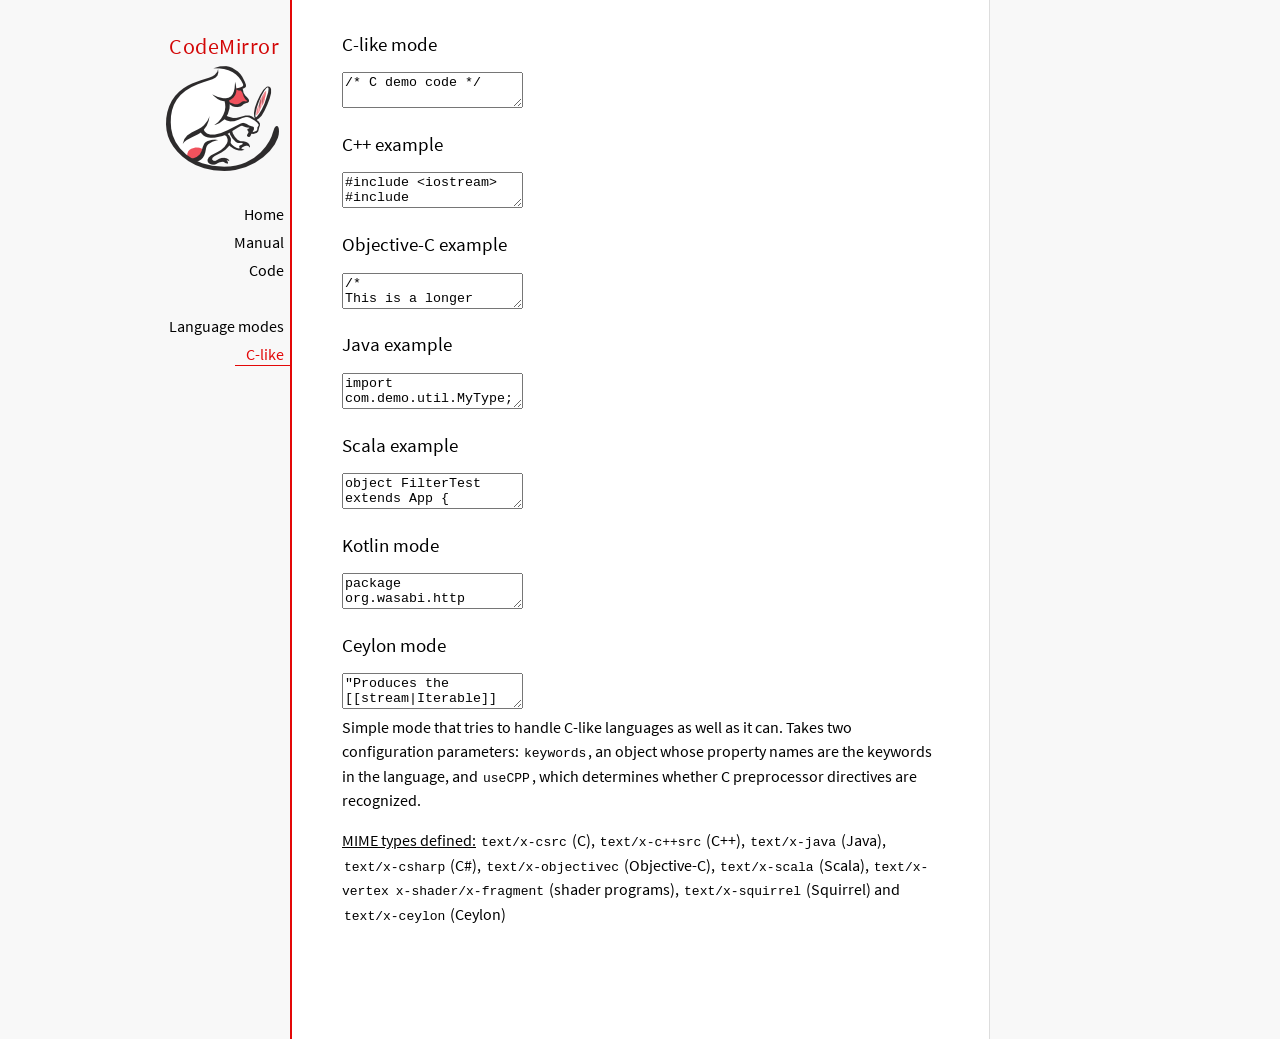
<file: pages/application/lib/files/codemirror/mode/clike/index.html>
<!doctype html>

<title>CodeMirror: C-like mode</title>
<meta charset="utf-8"/>
<link rel=stylesheet href="../../doc/docs.css">

<link rel="stylesheet" href="../../lib/codemirror.css">
<script src="../.."></script>
<script src="../../addon/edit/matchbrackets.js"></script>
<link rel="stylesheet" href="../../addon/hint/show-hint.css">
<script src="../../addon/hint/show-hint.js"></script>
<script src="clike.js"></script>
<style>.CodeMirror {border: 2px inset #dee;}</style>
<div id=nav>
  <a href="https://codemirror.net"><h1>CodeMirror</h1><img id=logo src="../../doc/logo.png" alt=""></a>

  <ul>
    <li><a href="../../index.html">Home</a>
    <li><a href="../../doc/manual.html">Manual</a>
    <li><a href="https://github.com/codemirror/codemirror">Code</a>
  </ul>
  <ul>
    <li><a href="../index.html">Language modes</a>
    <li><a class=active href="#">C-like</a>
  </ul>
</div>

<article>
<h2>C-like mode</h2>

<div><textarea id="c-code">
/* C demo code */

#include <zmq.h>
#include <pthread.h>
#include <semaphore.h>
#include <time.h>
#include <stdio.h>
#include <fcntl.h>
#include <malloc.h>

typedef struct {
  void* arg_socket;
  zmq_msg_t* arg_msg;
  char* arg_string;
  unsigned long arg_len;
  int arg_int, arg_command;

  int signal_fd;
  int pad;
  void* context;
  sem_t sem;
} acl_zmq_context;

#define p(X) (context->arg_##X)

void* zmq_thread(void* context_pointer) {
  acl_zmq_context* context = (acl_zmq_context*)context_pointer;
  char ok = 'K', err = 'X';
  int res;

  while (1) {
    while ((res = sem_wait(&amp;context->sem)) == EINTR);
    if (res) {write(context->signal_fd, &amp;err, 1); goto cleanup;}
    switch(p(command)) {
    case 0: goto cleanup;
    case 1: p(socket) = zmq_socket(context->context, p(int)); break;
    case 2: p(int) = zmq_close(p(socket)); break;
    case 3: p(int) = zmq_bind(p(socket), p(string)); break;
    case 4: p(int) = zmq_connect(p(socket), p(string)); break;
    case 5: p(int) = zmq_getsockopt(p(socket), p(int), (void*)p(string), &amp;p(len)); break;
    case 6: p(int) = zmq_setsockopt(p(socket), p(int), (void*)p(string), p(len)); break;
    case 7: p(int) = zmq_send(p(socket), p(msg), p(int)); break;
    case 8: p(int) = zmq_recv(p(socket), p(msg), p(int)); break;
    case 9: p(int) = zmq_poll(p(socket), p(int), p(len)); break;
    }
    p(command) = errno;
    write(context->signal_fd, &amp;ok, 1);
  }
 cleanup:
  close(context->signal_fd);
  free(context_pointer);
  return 0;
}

void* zmq_thread_init(void* zmq_context, int signal_fd) {
  acl_zmq_context* context = malloc(sizeof(acl_zmq_context));
  pthread_t thread;

  context->context = zmq_context;
  context->signal_fd = signal_fd;
  sem_init(&amp;context->sem, 1, 0);
  pthread_create(&amp;thread, 0, &amp;zmq_thread, context);
  pthread_detach(thread);
  return context;
}
</textarea></div>

<h2>C++ example</h2>

<div><textarea id="cpp-code">
#include <iostream>
#include "mystuff/util.h"

namespace {
enum Enum {
  VAL1, VAL2, VAL3
};

char32_t unicode_string = U"\U0010FFFF";
string raw_string = R"delim(anything
you
want)delim";

int Helper(const MyType& param) {
  return 0;
}
} // namespace

class ForwardDec;

template <class T, class V>
class Class : public BaseClass {
  const MyType<T, V> member_;

 public:
  const MyType<T, V>& Method() const {
    return member_;
  }

  void Method2(MyType<T, V>* value);
}

template <class T, class V>
void Class::Method2(MyType<T, V>* value) {
  std::out << 1 >> method();
  value->Method3(member_);
  member_ = value;
}
</textarea></div>

<h2>Objective-C example</h2>

<div><textarea id="objectivec-code">
/*
This is a longer comment
That spans two lines
*/

#import "MyClass.h"
#import <AFramework/AFramework.h>
@import BFrameworkModule;

NS_ENUM(SomeValues) {
  aValue = 1;
};

// A Class Extension with some properties
@interface MyClass ()<AProtocol>
@property(atomic, readwrite, assign) NSInteger anInt;
@property(nonatomic, strong, nullable) NSString *aString;
@end

@implementation YourAppDelegate

- (instancetype)initWithString:(NSString *)aStringVar {
  if ((self = [super init])) {
    aString = aStringVar;
  }
  return self;
}

- (BOOL)doSomething:(float)progress {
  NSString *myString = @"This is a ObjC string %f ";
  myString = [[NSString stringWithFormat:myString, progress] stringByAppendingString:self.aString];
  return myString.length > 100 ? NO : YES;
}

@end
</textarea></div>

<h2>Java example</h2>

<div><textarea id="java-code">
import com.demo.util.MyType;
import com.demo.util.MyInterface;

public enum Enum {
  VAL1, VAL2, VAL3
}

public class Class<T, V> implements MyInterface {
  public static final MyType<T, V> member;
  
  private class InnerClass {
    public int zero() {
      return 0;
    }
  }

  @Override
  public MyType method() {
    return member;
  }

  public void method2(MyType<T, V> value) {
    method();
    value.method3();
    member = value;
  }
}
</textarea></div>

<h2>Scala example</h2>

<div><textarea id="scala-code">
object FilterTest extends App {
  def filter(xs: List[Int], threshold: Int) = {
    def process(ys: List[Int]): List[Int] =
      if (ys.isEmpty) ys
      else if (ys.head < threshold) ys.head :: process(ys.tail)
      else process(ys.tail)
    process(xs)
  }
  println(filter(List(1, 9, 2, 8, 3, 7, 4), 5))
}
</textarea></div>

<h2>Kotlin mode</h2>

<div><textarea id="kotlin-code">
package org.wasabi.http

import java.util.concurrent.Executors
import java.net.InetSocketAddress
import org.wasabi.app.AppConfiguration
import io.netty.bootstrap.ServerBootstrap
import io.netty.channel.nio.NioEventLoopGroup
import io.netty.channel.socket.nio.NioServerSocketChannel
import org.wasabi.app.AppServer

public class HttpServer(private val appServer: AppServer) {

    val bootstrap: ServerBootstrap
    val primaryGroup: NioEventLoopGroup
    val workerGroup:  NioEventLoopGroup

    init {
        // Define worker groups
        primaryGroup = NioEventLoopGroup()
        workerGroup = NioEventLoopGroup()

        // Initialize bootstrap of server
        bootstrap = ServerBootstrap()

        bootstrap.group(primaryGroup, workerGroup)
        bootstrap.channel(javaClass<NioServerSocketChannel>())
        bootstrap.childHandler(NettyPipelineInitializer(appServer))
    }

    public fun start(wait: Boolean = true) {
        val channel = bootstrap.bind(appServer.configuration.port)?.sync()?.channel()

        if (wait) {
            channel?.closeFuture()?.sync()
        }
    }

    public fun stop() {
        // Shutdown all event loops
        primaryGroup.shutdownGracefully()
        workerGroup.shutdownGracefully()

        // Wait till all threads are terminated
        primaryGroup.terminationFuture().sync()
        workerGroup.terminationFuture().sync()
    }
}
</textarea></div>

<h2>Ceylon mode</h2>

<div><textarea id="ceylon-code">
"Produces the [[stream|Iterable]] that results from repeated
 application of the given [[function|next]] to the given
 [[first]] element of the stream, until the function first
 returns [[finished]]. If the given function never returns 
 `finished`, the resulting stream is infinite.

 For example:

     loop(0)(2.plus).takeWhile(10.largerThan)

 produces the stream `{ 0, 2, 4, 6, 8 }`."
tagged("Streams")
shared {Element+} loop&lt;Element&gt;(
        "The first element of the resulting stream."
        Element first)(
        "The function that produces the next element of the
         stream, given the current element. The function may
         return [[finished]] to indicate the end of the 
         stream."
        Element|Finished next(Element element))
    =&gt; let (start = first)
    object satisfies {Element+} {
        first =&gt; start;
        empty =&gt; false;
        function nextElement(Element element)
                =&gt; next(element);
        iterator()
                =&gt; object satisfies Iterator&lt;Element&gt; {
            variable Element|Finished current = start;
            shared actual Element|Finished next() {
                if (!is Finished result = current) {
                    current = nextElement(result);
                    return result;
                }
                else {
                    return finished;
                }
            }
        };
    };
</textarea></div>

    <script>
      var cEditor = CodeMirror.fromTextArea(document.getElementById("c-code"), {
        lineNumbers: true,
        matchBrackets: true,
        mode: "text/x-csrc"
      });
      var cppEditor = CodeMirror.fromTextArea(document.getElementById("cpp-code"), {
        lineNumbers: true,
        matchBrackets: true,
        mode: "text/x-c++src"
      });
      var javaEditor = CodeMirror.fromTextArea(document.getElementById("java-code"), {
        lineNumbers: true,
        matchBrackets: true,
        mode: "text/x-java"
      });
      var objectivecEditor = CodeMirror.fromTextArea(document.getElementById("objectivec-code"), {
        lineNumbers: true,
        matchBrackets: true,
        mode: "text/x-objectivec"
      });
      var scalaEditor = CodeMirror.fromTextArea(document.getElementById("scala-code"), {
        lineNumbers: true,
        matchBrackets: true,
        mode: "text/x-scala"
      });
      var kotlinEditor = CodeMirror.fromTextArea(document.getElementById("kotlin-code"), {
          lineNumbers: true,
          matchBrackets: true,
          mode: "text/x-kotlin"
      });
      var ceylonEditor = CodeMirror.fromTextArea(document.getElementById("ceylon-code"), {
          lineNumbers: true,
          matchBrackets: true,
          mode: "text/x-ceylon"
      });
      var mac = CodeMirror.keyMap.default == CodeMirror.keyMap.macDefault;
      CodeMirror.keyMap.default[(mac ? "Cmd" : "Ctrl") + "-Space"] = "autocomplete";
    </script>

    <p>Simple mode that tries to handle C-like languages as well as it
    can. Takes two configuration parameters: <code>keywords</code>, an
    object whose property names are the keywords in the language,
    and <code>useCPP</code>, which determines whether C preprocessor
    directives are recognized.</p>

    <p><strong>MIME types defined:</strong> <code>text/x-csrc</code>
    (C), <code>text/x-c++src</code> (C++), <code>text/x-java</code>
    (Java), <code>text/x-csharp</code> (C#),
    <code>text/x-objectivec</code> (Objective-C),
    <code>text/x-scala</code> (Scala), <code>text/x-vertex</code>
    <code>x-shader/x-fragment</code> (shader programs),
    <code>text/x-squirrel</code> (Squirrel) and
    <code>text/x-ceylon</code> (Ceylon)</p>
</article>
</file>
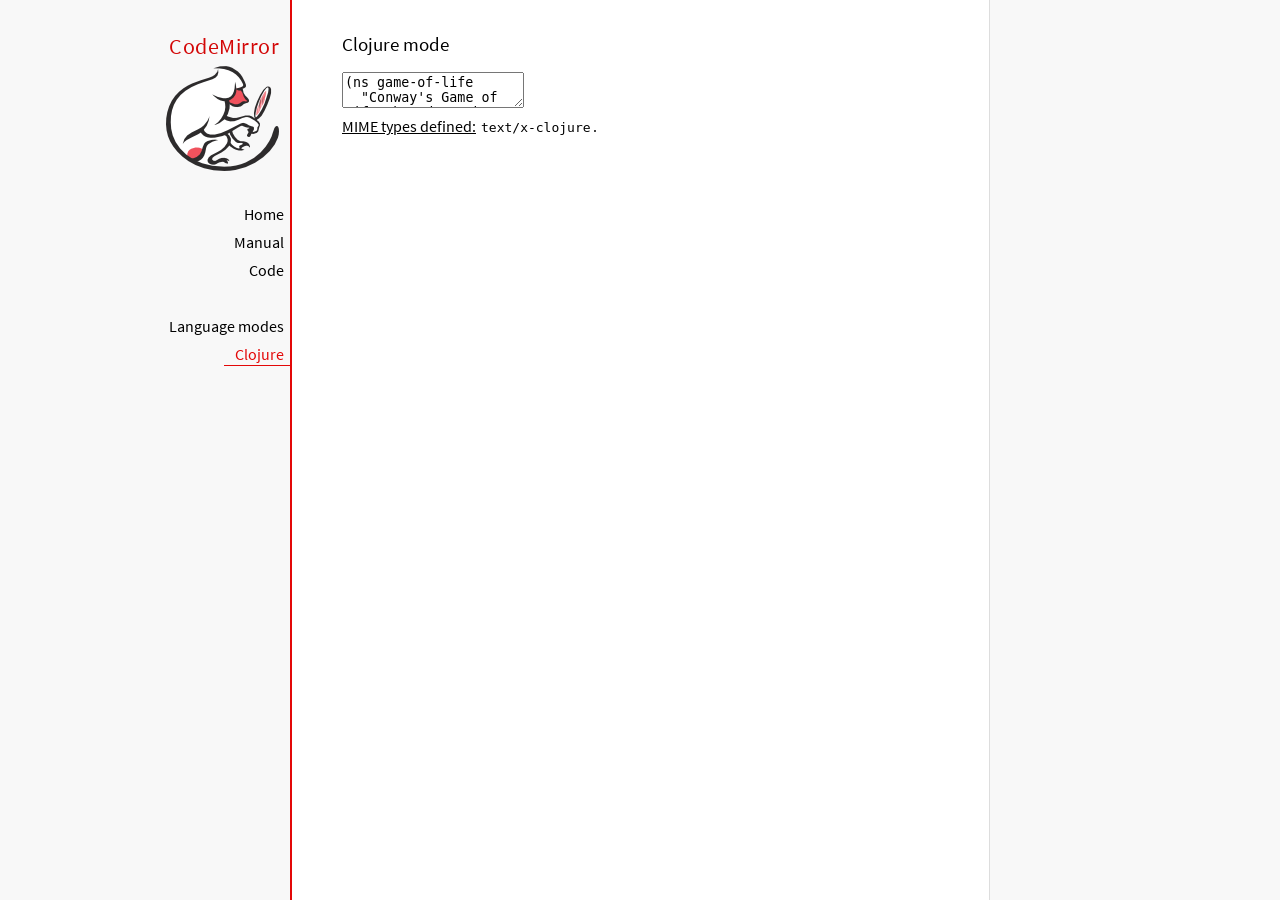
<file: pages/application/lib/files/codemirror/mode/clojure/index.html>
<!doctype html>

<title>CodeMirror: Clojure mode</title>
<meta charset="utf-8"/>
<link rel=stylesheet href="../../doc/docs.css">

<link rel="stylesheet" href="../../lib/codemirror.css">
<script src="../.."></script>
<script src="../../addon/edit/closebrackets.js"></script>
<script src="../../addon/edit/matchbrackets.js"></script>
<script src="clojure.js"></script>
<style>.CodeMirror {background: #f8f8f8;}</style>
<div id=nav>
  <a href="https://codemirror.net"><h1>CodeMirror</h1><img id=logo src="../../doc/logo.png" alt=""></a>

  <ul>
    <li><a href="../../index.html">Home</a>
    <li><a href="../../doc/manual.html">Manual</a>
    <li><a href="https://github.com/codemirror/codemirror">Code</a>
  </ul>
  <ul>
    <li><a href="../index.html">Language modes</a>
    <li><a class=active href="#">Clojure</a>
  </ul>
</div>

<article>
<h2>Clojure mode</h2>
<form><textarea id="code" name="code">
(ns game-of-life
  "Conway's Game of Life, based on the work of
  Christophe Grand (http://clj-me.cgrand.net/2011/08/19/conways-game-of-life)
  and Laurent Petit (https://gist.github.com/1200343).")

;;; Core game of life's algorithm functions

(defn neighbors
  "Given a cell's coordinates `[x y]`, returns the coordinates of its
  neighbors."
  [[x y]]
  (for [dx [-1 0 1]
        dy (if (zero? dx)
             [-1 1]
             [-1 0 1])]
    [(+ dx x) (+ dy y)]))

(defn step
  "Given a set of living `cells`, computes the new set of living cells."
  [cells]
  (set (for [[cell n] (frequencies (mapcat neighbors cells))
             :when (or (= n 3)
                       (and (= n 2)
                            (cells cell)))]
         cell)))

;;; Utility methods for displaying game on a text terminal

(defn print-grid
  "Prints a `grid` of `w` columns and `h` rows, on *out*, representing a
  step in the game."
  [grid w h]
  (doseq [x (range (inc w))
          y (range (inc h))]
    (when (= y 0) (println))
    (print (if (grid [x y])
             "[X]"
             " . "))))

(defn print-grids
  "Prints a sequence of `grids` of `w` columns and `h` rows on *out*,
  representing several steps."
  [grids w h]
  (doseq [grid grids]
    (print-grid grid w h)
    (println)))

;;; Launches an example grid

(def grid
  "`grid` represents the initial set of living cells"
  #{[2 1] [2 2] [2 3]})

(print-grids (take 3 (iterate step grid)) 5 5)</textarea></form>
    <script>
      var editor = CodeMirror.fromTextArea(document.getElementById("code"), {
          autoCloseBrackets: true,
          lineNumbers: true,
          matchBrackets: true,
          mode: 'text/x-clojure'
      });
    </script>

    <p><strong>MIME types defined:</strong> <code>text/x-clojure</code>.</p>

  </article>
</file>
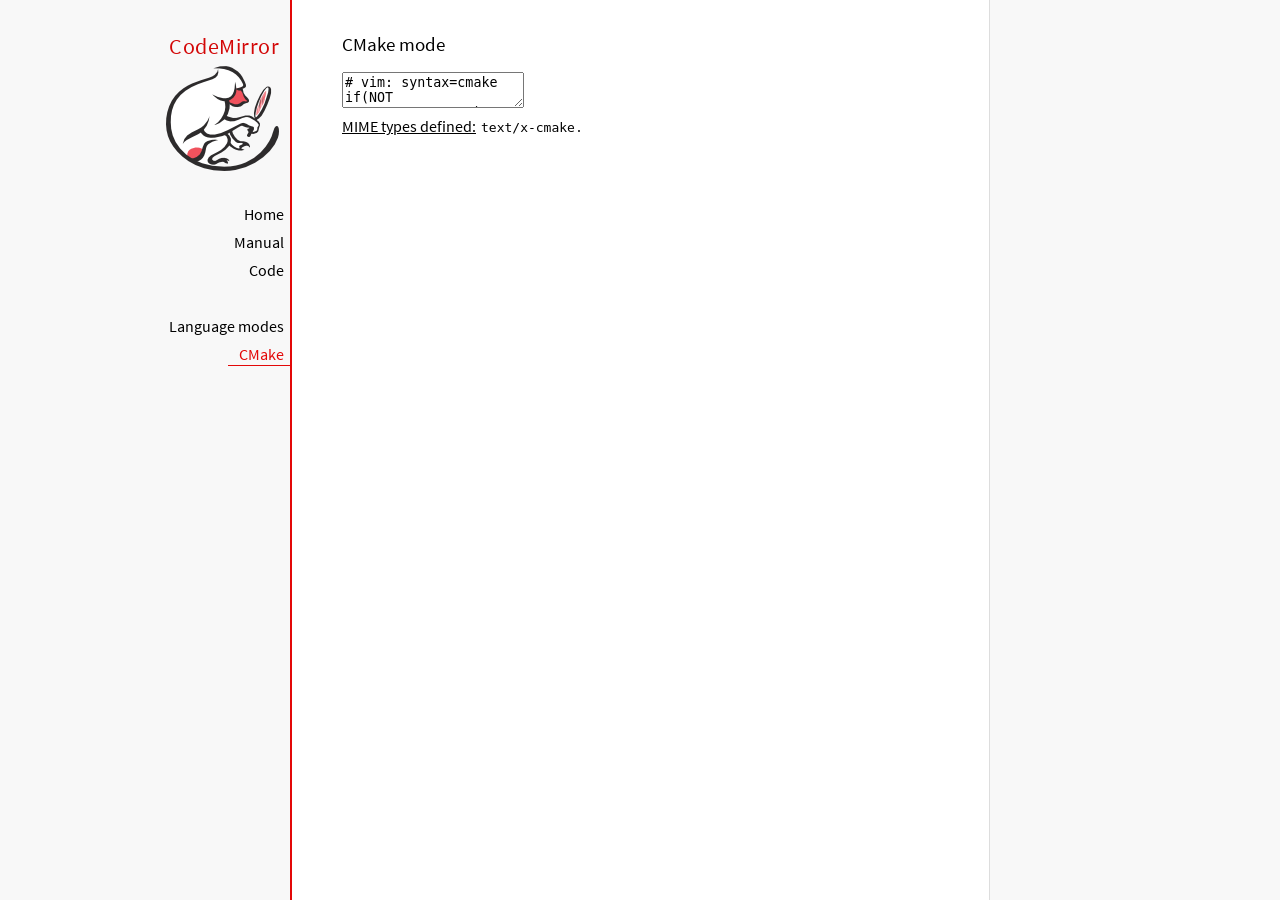
<file: pages/application/lib/files/codemirror/mode/cmake/index.html>
<!doctype html>

<title>CodeMirror: CMake mode</title>
<meta charset="utf-8"/>
<link rel=stylesheet href="../../doc/docs.css">

<link rel="stylesheet" href="../../lib/codemirror.css">
<script src="../.."></script>
<script src="../../addon/edit/matchbrackets.js"></script>
<script src="cmake.js"></script>
<style>
      .CodeMirror {border-top: 1px solid black; border-bottom: 1px solid black;}
      .cm-s-default span.cm-arrow { color: red; }
    </style>
<div id=nav>
  <a href="https://codemirror.net"><h1>CodeMirror</h1><img id=logo src="../../doc/logo.png" alt=""></a>

  <ul>
    <li><a href="../../index.html">Home</a>
    <li><a href="../../doc/manual.html">Manual</a>
    <li><a href="https://github.com/codemirror/codemirror">Code</a>
  </ul>
  <ul>
    <li><a href="../index.html">Language modes</a>
    <li><a class=active href="#">CMake</a>
  </ul>
</div>

<article>
<h2>CMake mode</h2>
<form><textarea id="code" name="code">
# vim: syntax=cmake
if(NOT CMAKE_BUILD_TYPE)
    # default to Release build for GCC builds
    set(CMAKE_BUILD_TYPE Release CACHE STRING
        "Choose the type of build, options are: None(CMAKE_CXX_FLAGS or CMAKE_C_FLAGS used) Debug Release RelWithDebInfo MinSizeRel."
        FORCE)
endif()
message(STATUS "cmake version ${CMAKE_VERSION}")
if(POLICY CMP0025)
    cmake_policy(SET CMP0025 OLD) # report Apple's Clang as just Clang
endif()
if(POLICY CMP0042)
    cmake_policy(SET CMP0042 NEW) # MACOSX_RPATH
endif()

project (x265)
cmake_minimum_required (VERSION 2.8.8) # OBJECT libraries require 2.8.8
include(CheckIncludeFiles)
include(CheckFunctionExists)
include(CheckSymbolExists)
include(CheckCXXCompilerFlag)

# X265_BUILD must be incremented each time the public API is changed
set(X265_BUILD 48)
configure_file("${PROJECT_SOURCE_DIR}/x265.def.in"
               "${PROJECT_BINARY_DIR}/x265.def")
configure_file("${PROJECT_SOURCE_DIR}/x265_config.h.in"
               "${PROJECT_BINARY_DIR}/x265_config.h")

SET(CMAKE_MODULE_PATH "${PROJECT_SOURCE_DIR}/cmake" "${CMAKE_MODULE_PATH}")

# System architecture detection
string(TOLOWER "${CMAKE_SYSTEM_PROCESSOR}" SYSPROC)
set(X86_ALIASES x86 i386 i686 x86_64 amd64)
list(FIND X86_ALIASES "${SYSPROC}" X86MATCH)
if("${SYSPROC}" STREQUAL "" OR X86MATCH GREATER "-1")
    message(STATUS "Detected x86 target processor")
    set(X86 1)
    add_definitions(-DX265_ARCH_X86=1)
    if("${CMAKE_SIZEOF_VOID_P}" MATCHES 8)
        set(X64 1)
        add_definitions(-DX86_64=1)
    endif()
elseif(${SYSPROC} STREQUAL "armv6l")
    message(STATUS "Detected ARM target processor")
    set(ARM 1)
    add_definitions(-DX265_ARCH_ARM=1 -DHAVE_ARMV6=1)
else()
    message(STATUS "CMAKE_SYSTEM_PROCESSOR value `${CMAKE_SYSTEM_PROCESSOR}` is unknown")
    message(STATUS "Please add this value near ${CMAKE_CURRENT_LIST_FILE}:${CMAKE_CURRENT_LIST_LINE}")
endif()

if(UNIX)
    list(APPEND PLATFORM_LIBS pthread)
    find_library(LIBRT rt)
    if(LIBRT)
        list(APPEND PLATFORM_LIBS rt)
    endif()
    find_package(Numa)
    if(NUMA_FOUND)
        list(APPEND CMAKE_REQUIRED_LIBRARIES ${NUMA_LIBRARY})
        check_symbol_exists(numa_node_of_cpu numa.h NUMA_V2)
        if(NUMA_V2)
            add_definitions(-DHAVE_LIBNUMA)
            message(STATUS "libnuma found, building with support for NUMA nodes")
            list(APPEND PLATFORM_LIBS ${NUMA_LIBRARY})
            link_directories(${NUMA_LIBRARY_DIR})
            include_directories(${NUMA_INCLUDE_DIR})
        endif()
    endif()
    mark_as_advanced(LIBRT NUMA_FOUND)
endif(UNIX)

if(X64 AND NOT WIN32)
    option(ENABLE_PIC "Enable Position Independent Code" ON)
else()
    option(ENABLE_PIC "Enable Position Independent Code" OFF)
endif(X64 AND NOT WIN32)

# Compiler detection
if(CMAKE_GENERATOR STREQUAL "Xcode")
  set(XCODE 1)
endif()
if (APPLE)
  add_definitions(-DMACOS)
endif()
</textarea></form>
    <script>
      var editor = CodeMirror.fromTextArea(document.getElementById("code"), {
        mode: "text/x-cmake",
        matchBrackets: true,
        indentUnit: 4
      });
    </script>

    <p><strong>MIME types defined:</strong> <code>text/x-cmake</code>.</p>

  </article>
</file>
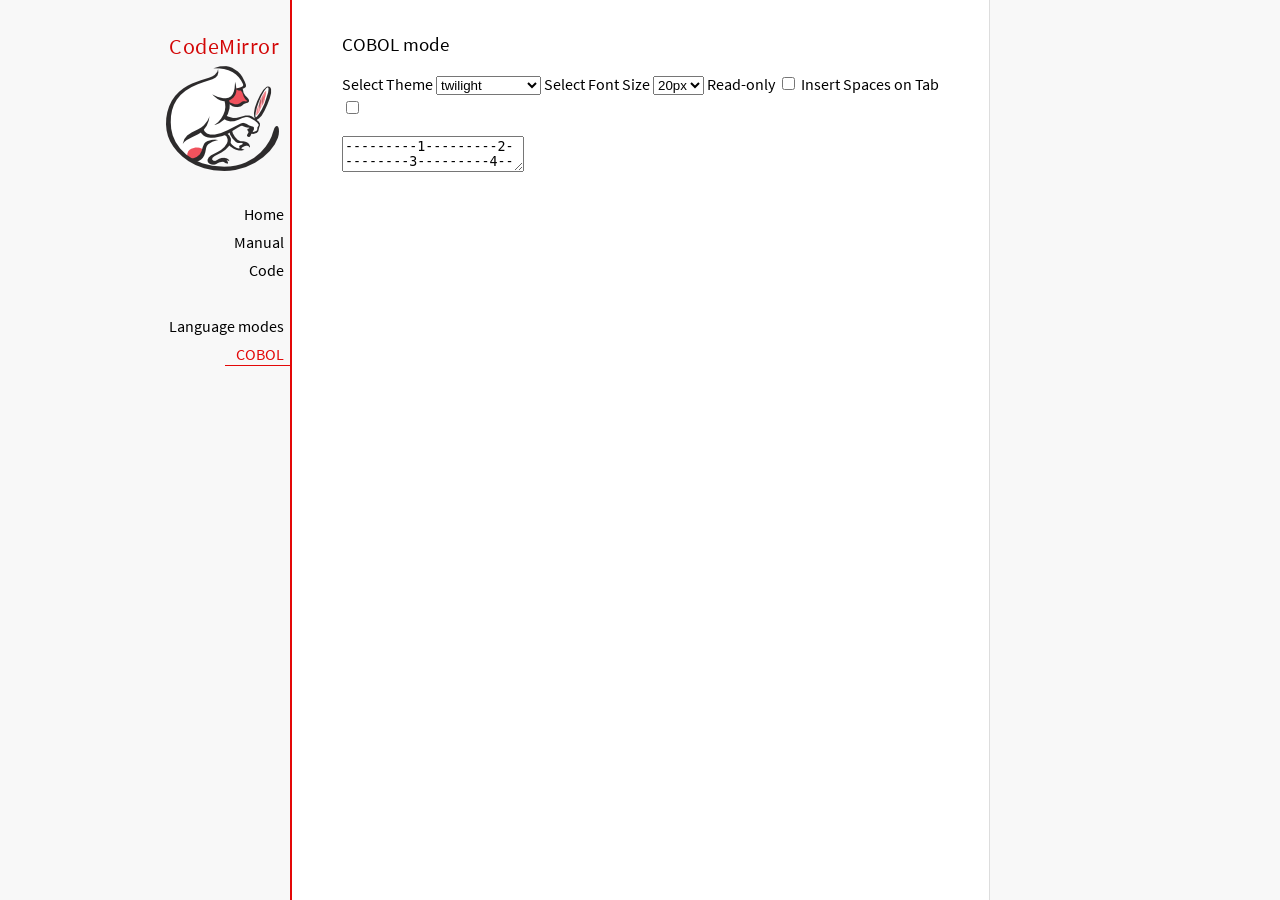
<file: pages/application/lib/files/codemirror/mode/cobol/index.html>
<!doctype html>

<title>CodeMirror: COBOL mode</title>
<meta charset="utf-8"/>
<link rel=stylesheet href="../../doc/docs.css">

<link rel="stylesheet" href="../../lib/codemirror.css">
<link rel="stylesheet" href="../../theme/neat.css">
<link rel="stylesheet" href="../../theme/elegant.css">
<link rel="stylesheet" href="../../theme/erlang-dark.css">
<link rel="stylesheet" href="../../theme/night.css">
<link rel="stylesheet" href="../../theme/monokai.css">
<link rel="stylesheet" href="../../theme/cobalt.css">
<link rel="stylesheet" href="../../theme/eclipse.css">
<link rel="stylesheet" href="../../theme/rubyblue.css">
<link rel="stylesheet" href="../../theme/lesser-dark.css">
<link rel="stylesheet" href="../../theme/xq-dark.css">
<link rel="stylesheet" href="../../theme/xq-light.css">
<link rel="stylesheet" href="../../theme/ambiance.css">
<link rel="stylesheet" href="../../theme/blackboard.css">
<link rel="stylesheet" href="../../theme/vibrant-ink.css">
<link rel="stylesheet" href="../../theme/solarized.css">
<link rel="stylesheet" href="../../theme/twilight.css">
<link rel="stylesheet" href="../../theme/midnight.css">
<link rel="stylesheet" href="../../addon/dialog/dialog.css">
<script src="../.."></script>
<script src="../../addon/edit/matchbrackets.js"></script>
<script src="cobol.js"></script>
<script src="../../addon/selection/active-line.js"></script>
<script src="../../addon/search/search.js"></script>
<script src="../../addon/dialog/dialog.js"></script>
<script src="../../addon/search/searchcursor.js"></script>
<style>
        .CodeMirror {
          border: 1px solid #eee;
          font-size : 20px;
          height : auto !important;
        }
        .CodeMirror-activeline-background {background: #555555 !important;}
    </style>
<div id=nav>
  <a href="https://codemirror.net"><h1>CodeMirror</h1><img id=logo src="../../doc/logo.png" alt=""></a>

  <ul>
    <li><a href="../../index.html">Home</a>
    <li><a href="../../doc/manual.html">Manual</a>
    <li><a href="https://github.com/codemirror/codemirror">Code</a>
  </ul>
  <ul>
    <li><a href="../index.html">Language modes</a>
    <li><a class=active href="#">COBOL</a>
  </ul>
</div>

<article>
<h2>COBOL mode</h2>

    <p> Select Theme <select onchange="selectTheme()" id="selectTheme">
        <option>default</option>
        <option>ambiance</option>
        <option>blackboard</option>
        <option>cobalt</option>
        <option>eclipse</option>
        <option>elegant</option>
        <option>erlang-dark</option>
        <option>lesser-dark</option>
        <option>midnight</option>
        <option>monokai</option>
        <option>neat</option>
        <option>night</option>
        <option>rubyblue</option>
        <option>solarized dark</option>
        <option>solarized light</option>
        <option selected>twilight</option>
        <option>vibrant-ink</option>
        <option>xq-dark</option>
        <option>xq-light</option>
    </select>    Select Font Size <select onchange="selectFontsize()" id="selectFontSize">
          <option value="13px">13px</option>
          <option value="14px">14px</option>
          <option value="16px">16px</option>
          <option value="18px">18px</option>
          <option value="20px" selected="selected">20px</option>
          <option value="24px">24px</option>
          <option value="26px">26px</option>
          <option value="28px">28px</option>
          <option value="30px">30px</option>
          <option value="32px">32px</option>
          <option value="34px">34px</option>
          <option value="36px">36px</option>
        </select>
<label for="checkBoxReadOnly">Read-only</label>
<input type="checkbox" id="checkBoxReadOnly" onchange="selectReadOnly()">
<label for="id_tabToIndentSpace">Insert Spaces on Tab</label>
<input type="checkbox" id="id_tabToIndentSpace" onchange="tabToIndentSpace()">
</p>
<textarea id="code" name="code">
---------1---------2---------3---------4---------5---------6---------7---------8
12345678911234567892123456789312345678941234567895123456789612345678971234567898
000010 IDENTIFICATION DIVISION.                                        MODTGHERE
000020 PROGRAM-ID.       SAMPLE.
000030 AUTHOR.           TEST SAM. 
000040 DATE-WRITTEN.     5 February 2013
000041
000042* A sample program just to show the form.
000043* The program copies its input to the output,
000044* and counts the number of records.
000045* At the end this number is printed.
000046
000050 ENVIRONMENT DIVISION.
000060 INPUT-OUTPUT SECTION.
000070 FILE-CONTROL.
000080     SELECT STUDENT-FILE     ASSIGN TO SYSIN
000090         ORGANIZATION IS LINE SEQUENTIAL.
000100     SELECT PRINT-FILE       ASSIGN TO SYSOUT
000110         ORGANIZATION IS LINE SEQUENTIAL.
000120
000130 DATA DIVISION.
000140 FILE SECTION.
000150 FD  STUDENT-FILE
000160     RECORD CONTAINS 43 CHARACTERS
000170     DATA RECORD IS STUDENT-IN.
000180 01  STUDENT-IN              PIC X(43).
000190
000200 FD  PRINT-FILE
000210     RECORD CONTAINS 80 CHARACTERS
000220     DATA RECORD IS PRINT-LINE.
000230 01  PRINT-LINE              PIC X(80).
000240
000250 WORKING-STORAGE SECTION.
000260 01  DATA-REMAINS-SWITCH     PIC X(2)      VALUE SPACES.
000261 01  RECORDS-WRITTEN         PIC 99.
000270
000280 01  DETAIL-LINE.
000290     05  FILLER              PIC X(7)      VALUE SPACES.
000300     05  RECORD-IMAGE        PIC X(43).
000310     05  FILLER              PIC X(30)     VALUE SPACES.
000311 
000312 01  SUMMARY-LINE.
000313     05  FILLER              PIC X(7)      VALUE SPACES.
000314     05  TOTAL-READ          PIC 99.
000315     05  FILLER              PIC X         VALUE SPACE.
000316     05  FILLER              PIC X(17)     
000317                 VALUE  'Records were read'.
000318     05  FILLER              PIC X(53)     VALUE SPACES.
000319
000320 PROCEDURE DIVISION.
000321
000330 PREPARE-SENIOR-REPORT.
000340     OPEN INPUT  STUDENT-FILE
000350          OUTPUT PRINT-FILE.
000351     MOVE ZERO TO RECORDS-WRITTEN.
000360     READ STUDENT-FILE
000370         AT END MOVE 'NO' TO DATA-REMAINS-SWITCH
000380     END-READ.
000390     PERFORM PROCESS-RECORDS
000410         UNTIL DATA-REMAINS-SWITCH = 'NO'.
000411     PERFORM PRINT-SUMMARY.
000420     CLOSE STUDENT-FILE
000430           PRINT-FILE.
000440     STOP RUN.
000450
000460 PROCESS-RECORDS.
000470     MOVE STUDENT-IN TO RECORD-IMAGE.
000480     MOVE DETAIL-LINE TO PRINT-LINE.
000490     WRITE PRINT-LINE.
000500     ADD 1 TO RECORDS-WRITTEN.
000510     READ STUDENT-FILE
000520         AT END MOVE 'NO' TO DATA-REMAINS-SWITCH
000530     END-READ. 
000540
000550 PRINT-SUMMARY.
000560     MOVE RECORDS-WRITTEN TO TOTAL-READ.
000570     MOVE SUMMARY-LINE TO PRINT-LINE.
000571     WRITE PRINT-LINE. 
000572
000580
</textarea>
    <script>
      var editor = CodeMirror.fromTextArea(document.getElementById("code"), {
        lineNumbers: true,
        matchBrackets: true,
        mode: "text/x-cobol",
        theme : "twilight",
        styleActiveLine: true,
        showCursorWhenSelecting : true,  
      });
      function selectTheme() {
        var themeInput = document.getElementById("selectTheme");
        var theme = themeInput.options[themeInput.selectedIndex].innerHTML;
        editor.setOption("theme", theme);
      }
      function selectFontsize() {
        var fontSizeInput = document.getElementById("selectFontSize");
        var fontSize = fontSizeInput.options[fontSizeInput.selectedIndex].innerHTML;
        editor.getWrapperElement().style.fontSize = fontSize;
        editor.refresh();
      }
      function selectReadOnly() {
        editor.setOption("readOnly", document.getElementById("checkBoxReadOnly").checked);
      }
      function tabToIndentSpace() {
        if (document.getElementById("id_tabToIndentSpace").checked) {
            editor.setOption("extraKeys", {Tab: function(cm) { cm.replaceSelection("    ", "end"); }});
        } else {
            editor.setOption("extraKeys", {Tab: function(cm) { cm.replaceSelection("    ", "end"); }});
        }
      }
    </script>
  </article>
</file>
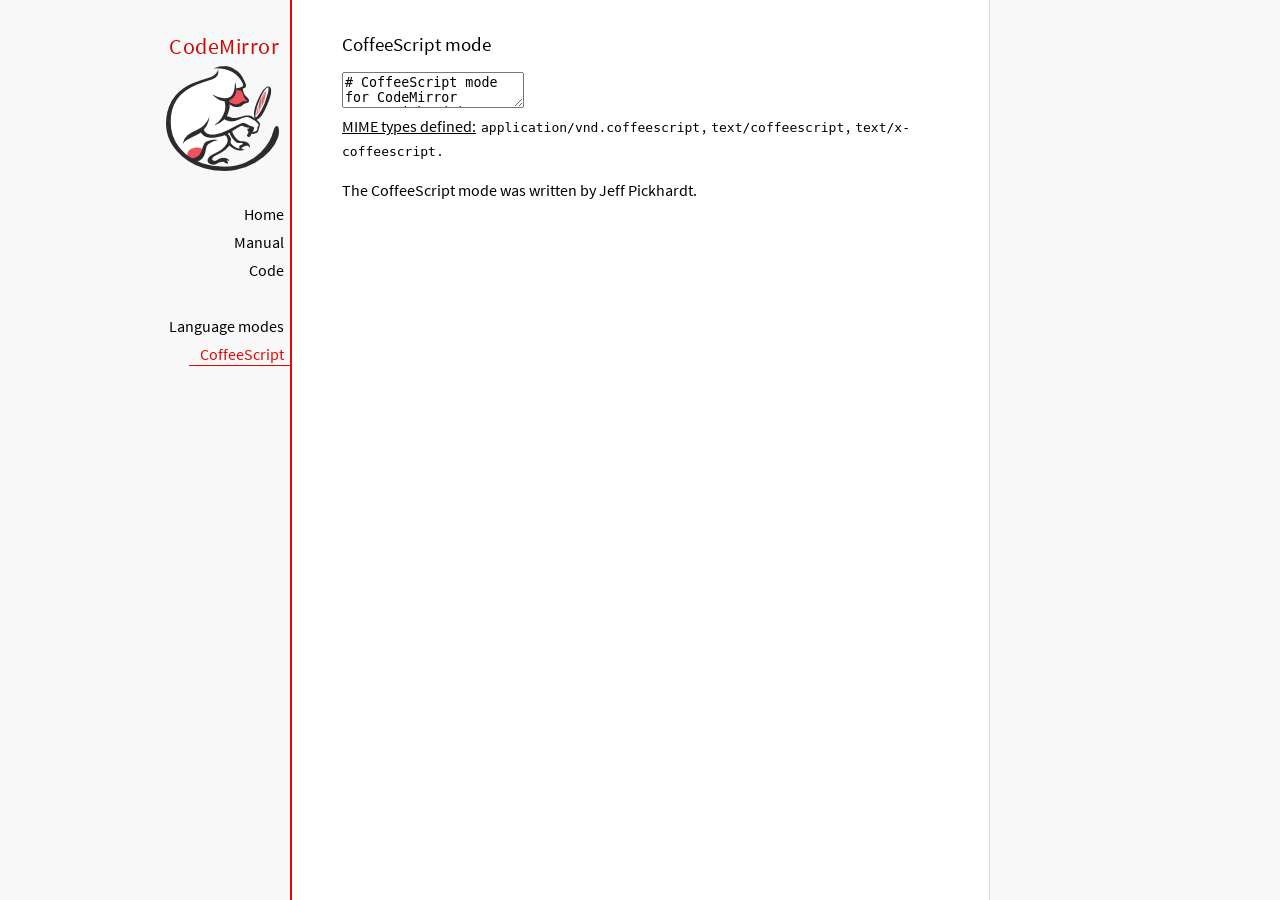
<file: pages/application/lib/files/codemirror/mode/coffeescript/index.html>
<!doctype html>

<title>CodeMirror: CoffeeScript mode</title>
<meta charset="utf-8"/>
<link rel=stylesheet href="../../doc/docs.css">

<link rel="stylesheet" href="../../lib/codemirror.css">
<script src="../.."></script>
<script src="coffeescript.js"></script>
<style>.CodeMirror {border-top: 1px solid silver; border-bottom: 1px solid silver;}</style>
<div id=nav>
  <a href="https://codemirror.net"><h1>CodeMirror</h1><img id=logo src="../../doc/logo.png" alt=""></a>

  <ul>
    <li><a href="../../index.html">Home</a>
    <li><a href="../../doc/manual.html">Manual</a>
    <li><a href="https://github.com/codemirror/codemirror">Code</a>
  </ul>
  <ul>
    <li><a href="../index.html">Language modes</a>
    <li><a class=active href="#">CoffeeScript</a>
  </ul>
</div>

<article>
<h2>CoffeeScript mode</h2>
<form><textarea id="code" name="code">
# CoffeeScript mode for CodeMirror
# Copyright (c) 2011 Jeff Pickhardt, released under
# the MIT License.
#
# Modified from the Python CodeMirror mode, which also is 
# under the MIT License Copyright (c) 2010 Timothy Farrell.
#
# The following script, Underscore.coffee, is used to 
# demonstrate CoffeeScript mode for CodeMirror.
#
# To download CoffeeScript mode for CodeMirror, go to:
# https://github.com/pickhardt/coffeescript-codemirror-mode

# **Underscore.coffee
# (c) 2011 Jeremy Ashkenas, DocumentCloud Inc.**
# Underscore is freely distributable under the terms of the
# [MIT license](http://en.wikipedia.org/wiki/MIT_License).
# Portions of Underscore are inspired by or borrowed from
# [Prototype.js](http://prototypejs.org/api), Oliver Steele's
# [Functional](http://osteele.com), and John Resig's
# [Micro-Templating](http://ejohn.org).
# For all details and documentation:
# http://documentcloud.github.com/underscore/


# Baseline setup
# --------------

# Establish the root object, `window` in the browser, or `global` on the server.
root = this


# Save the previous value of the `_` variable.
previousUnderscore = root._

### Multiline
    comment
###

# Establish the object that gets thrown to break out of a loop iteration.
# `StopIteration` is SOP on Mozilla.
breaker = if typeof(StopIteration) is 'undefined' then '__break__' else StopIteration


#### Docco style single line comment (title)


# Helper function to escape **RegExp** contents, because JS doesn't have one.
escapeRegExp = (string) -> string.replace(/([.*+?^${}()|[\]\/\\])/g, '\\$1')


# Save bytes in the minified (but not gzipped) version:
ArrayProto = Array.prototype
ObjProto = Object.prototype


# Create quick reference variables for speed access to core prototypes.
slice = ArrayProto.slice
unshift = ArrayProto.unshift
toString = ObjProto.toString
hasOwnProperty = ObjProto.hasOwnProperty
propertyIsEnumerable = ObjProto.propertyIsEnumerable


# All **ECMA5** native implementations we hope to use are declared here.
nativeForEach = ArrayProto.forEach
nativeMap = ArrayProto.map
nativeReduce = ArrayProto.reduce
nativeReduceRight = ArrayProto.reduceRight
nativeFilter = ArrayProto.filter
nativeEvery = ArrayProto.every
nativeSome = ArrayProto.some
nativeIndexOf = ArrayProto.indexOf
nativeLastIndexOf = ArrayProto.lastIndexOf
nativeIsArray = Array.isArray
nativeKeys = Object.keys


# Create a safe reference to the Underscore object for use below.
_ = (obj) -> new wrapper(obj)


# Export the Underscore object for **CommonJS**.
if typeof(exports) != 'undefined' then exports._ = _


# Export Underscore to global scope.
root._ = _


# Current version.
_.VERSION = '1.1.0'


# Collection Functions
# --------------------

# The cornerstone, an **each** implementation.
# Handles objects implementing **forEach**, arrays, and raw objects.
_.each = (obj, iterator, context) ->
  try
    if nativeForEach and obj.forEach is nativeForEach
      obj.forEach iterator, context
    else if _.isNumber obj.length
      iterator.call context, obj[i], i, obj for i in [0...obj.length]
    else
      iterator.call context, val, key, obj for own key, val of obj
  catch e
    throw e if e isnt breaker
  obj


# Return the results of applying the iterator to each element. Use JavaScript
# 1.6's version of **map**, if possible.
_.map = (obj, iterator, context) ->
  return obj.map(iterator, context) if nativeMap and obj.map is nativeMap
  results = []
  _.each obj, (value, index, list) ->
    results.push iterator.call context, value, index, list
  results


# **Reduce** builds up a single result from a list of values. Also known as
# **inject**, or **foldl**. Uses JavaScript 1.8's version of **reduce**, if possible.
_.reduce = (obj, iterator, memo, context) ->
  if nativeReduce and obj.reduce is nativeReduce
    iterator = _.bind iterator, context if context
    return obj.reduce iterator, memo
  _.each obj, (value, index, list) ->
    memo = iterator.call context, memo, value, index, list
  memo


# The right-associative version of **reduce**, also known as **foldr**. Uses
# JavaScript 1.8's version of **reduceRight**, if available.
_.reduceRight = (obj, iterator, memo, context) ->
  if nativeReduceRight and obj.reduceRight is nativeReduceRight
    iterator = _.bind iterator, context if context
    return obj.reduceRight iterator, memo
  reversed = _.clone(_.toArray(obj)).reverse()
  _.reduce reversed, iterator, memo, context


# Return the first value which passes a truth test.
_.detect = (obj, iterator, context) ->
  result = null
  _.each obj, (value, index, list) ->
    if iterator.call context, value, index, list
      result = value
      _.breakLoop()
  result


# Return all the elements that pass a truth test. Use JavaScript 1.6's
# **filter**, if it exists.
_.filter = (obj, iterator, context) ->
  return obj.filter iterator, context if nativeFilter and obj.filter is nativeFilter
  results = []
  _.each obj, (value, index, list) ->
    results.push value if iterator.call context, value, index, list
  results


# Return all the elements for which a truth test fails.
_.reject = (obj, iterator, context) ->
  results = []
  _.each obj, (value, index, list) ->
    results.push value if not iterator.call context, value, index, list
  results


# Determine whether all of the elements match a truth test. Delegate to
# JavaScript 1.6's **every**, if it is present.
_.every = (obj, iterator, context) ->
  iterator ||= _.identity
  return obj.every iterator, context if nativeEvery and obj.every is nativeEvery
  result = true
  _.each obj, (value, index, list) ->
    _.breakLoop() unless (result = result and iterator.call(context, value, index, list))
  result


# Determine if at least one element in the object matches a truth test. Use
# JavaScript 1.6's **some**, if it exists.
_.some = (obj, iterator, context) ->
  iterator ||= _.identity
  return obj.some iterator, context if nativeSome and obj.some is nativeSome
  result = false
  _.each obj, (value, index, list) ->
    _.breakLoop() if (result = iterator.call(context, value, index, list))
  result


# Determine if a given value is included in the array or object,
# based on `===`.
_.include = (obj, target) ->
  return _.indexOf(obj, target) isnt -1 if nativeIndexOf and obj.indexOf is nativeIndexOf
  return true for own key, val of obj when val is target
  false


# Invoke a method with arguments on every item in a collection.
_.invoke = (obj, method) ->
  args = _.rest arguments, 2
  (if method then val[method] else val).apply(val, args) for val in obj


# Convenience version of a common use case of **map**: fetching a property.
_.pluck = (obj, key) ->
  _.map(obj, (val) -> val[key])


# Return the maximum item or (item-based computation).
_.max = (obj, iterator, context) ->
  return Math.max.apply(Math, obj) if not iterator and _.isArray(obj)
  result = computed: -Infinity
  _.each obj, (value, index, list) ->
    computed = if iterator then iterator.call(context, value, index, list) else value
    computed >= result.computed and (result = {value: value, computed: computed})
  result.value


# Return the minimum element (or element-based computation).
_.min = (obj, iterator, context) ->
  return Math.min.apply(Math, obj) if not iterator and _.isArray(obj)
  result = computed: Infinity
  _.each obj, (value, index, list) ->
    computed = if iterator then iterator.call(context, value, index, list) else value
    computed < result.computed and (result = {value: value, computed: computed})
  result.value


# Sort the object's values by a criterion produced by an iterator.
_.sortBy = (obj, iterator, context) ->
  _.pluck(((_.map obj, (value, index, list) ->
    {value: value, criteria: iterator.call(context, value, index, list)}
  ).sort((left, right) ->
    a = left.criteria; b = right.criteria
    if a < b then -1 else if a > b then 1 else 0
  )), 'value')


# Use a comparator function to figure out at what index an object should
# be inserted so as to maintain order. Uses binary search.
_.sortedIndex = (array, obj, iterator) ->
  iterator ||= _.identity
  low = 0
  high = array.length
  while low < high
    mid = (low + high) >> 1
    if iterator(array[mid]) < iterator(obj) then low = mid + 1 else high = mid
  low


# Convert anything iterable into a real, live array.
_.toArray = (iterable) ->
  return [] if (!iterable)
  return iterable.toArray() if (iterable.toArray)
  return iterable if (_.isArray(iterable))
  return slice.call(iterable) if (_.isArguments(iterable))
  _.values(iterable)


# Return the number of elements in an object.
_.size = (obj) -> _.toArray(obj).length


# Array Functions
# ---------------

# Get the first element of an array. Passing `n` will return the first N
# values in the array. Aliased as **head**. The `guard` check allows it to work
# with **map**.
_.first = (array, n, guard) ->
  if n and not guard then slice.call(array, 0, n) else array[0]


# Returns everything but the first entry of the array. Aliased as **tail**.
# Especially useful on the arguments object. Passing an `index` will return
# the rest of the values in the array from that index onward. The `guard`
# check allows it to work with **map**.
_.rest = (array, index, guard) ->
  slice.call(array, if _.isUndefined(index) or guard then 1 else index)


# Get the last element of an array.
_.last = (array) -> array[array.length - 1]


# Trim out all falsy values from an array.
_.compact = (array) -> item for item in array when item


# Return a completely flattened version of an array.
_.flatten = (array) ->
  _.reduce array, (memo, value) ->
    return memo.concat(_.flatten(value)) if _.isArray value
    memo.push value
    memo
  , []


# Return a version of the array that does not contain the specified value(s).
_.without = (array) ->
  values = _.rest arguments
  val for val in _.toArray(array) when not _.include values, val


# Produce a duplicate-free version of the array. If the array has already
# been sorted, you have the option of using a faster algorithm.
_.uniq = (array, isSorted) ->
  memo = []
  for el, i in _.toArray array
    memo.push el if i is 0 || (if isSorted is true then _.last(memo) isnt el else not _.include(memo, el))
  memo


# Produce an array that contains every item shared between all the
# passed-in arrays.
_.intersect = (array) ->
  rest = _.rest arguments
  _.select _.uniq(array), (item) ->
    _.all rest, (other) ->
      _.indexOf(other, item) >= 0


# Zip together multiple lists into a single array -- elements that share
# an index go together.
_.zip = ->
  length = _.max _.pluck arguments, 'length'
  results = new Array length
  for i in [0...length]
    results[i] = _.pluck arguments, String i
  results


# If the browser doesn't supply us with **indexOf** (I'm looking at you, MSIE),
# we need this function. Return the position of the first occurrence of an
# item in an array, or -1 if the item is not included in the array.
_.indexOf = (array, item) ->
  return array.indexOf item if nativeIndexOf and array.indexOf is nativeIndexOf
  i = 0; l = array.length
  while l - i
    if array[i] is item then return i else i++
  -1


# Provide JavaScript 1.6's **lastIndexOf**, delegating to the native function,
# if possible.
_.lastIndexOf = (array, item) ->
  return array.lastIndexOf(item) if nativeLastIndexOf and array.lastIndexOf is nativeLastIndexOf
  i = array.length
  while i
    if array[i] is item then return i else i--
  -1


# Generate an integer Array containing an arithmetic progression. A port of
# [the native Python **range** function](http://docs.python.org/library/functions.html#range).
_.range = (start, stop, step) ->
  a = arguments
  solo = a.length <= 1
  i = start = if solo then 0 else a[0]
  stop = if solo then a[0] else a[1]
  step = a[2] or 1
  len = Math.ceil((stop - start) / step)
  return [] if len <= 0
  range = new Array len
  idx = 0
  loop
    return range if (if step > 0 then i - stop else stop - i) >= 0
    range[idx] = i
    idx++
    i+= step


# Function Functions
# ------------------

# Create a function bound to a given object (assigning `this`, and arguments,
# optionally). Binding with arguments is also known as **curry**.
_.bind = (func, obj) ->
  args = _.rest arguments, 2
  -> func.apply obj or root, args.concat arguments


# Bind all of an object's methods to that object. Useful for ensuring that
# all callbacks defined on an object belong to it.
_.bindAll = (obj) ->
  funcs = if arguments.length > 1 then _.rest(arguments) else _.functions(obj)
  _.each funcs, (f) -> obj[f] = _.bind obj[f], obj
  obj


# Delays a function for the given number of milliseconds, and then calls
# it with the arguments supplied.
_.delay = (func, wait) ->
  args = _.rest arguments, 2
  setTimeout((-> func.apply(func, args)), wait)


# Memoize an expensive function by storing its results.
_.memoize = (func, hasher) ->
  memo = {}
  hasher or= _.identity
  ->
    key = hasher.apply this, arguments
    return memo[key] if key of memo
    memo[key] = func.apply this, arguments


# Defers a function, scheduling it to run after the current call stack has
# cleared.
_.defer = (func) ->
  _.delay.apply _, [func, 1].concat _.rest arguments


# Returns the first function passed as an argument to the second,
# allowing you to adjust arguments, run code before and after, and
# conditionally execute the original function.
_.wrap = (func, wrapper) ->
  -> wrapper.apply wrapper, [func].concat arguments


# Returns a function that is the composition of a list of functions, each
# consuming the return value of the function that follows.
_.compose = ->
  funcs = arguments
  ->
    args = arguments
    for i in [funcs.length - 1..0] by -1
      args = [funcs[i].apply(this, args)]
    args[0]


# Object Functions
# ----------------

# Retrieve the names of an object's properties.
_.keys = nativeKeys or (obj) ->
  return _.range 0, obj.length if _.isArray(obj)
  key for key, val of obj


# Retrieve the values of an object's properties.
_.values = (obj) ->
  _.map obj, _.identity


# Return a sorted list of the function names available in Underscore.
_.functions = (obj) ->
  _.filter(_.keys(obj), (key) -> _.isFunction(obj[key])).sort()


# Extend a given object with all of the properties in a source object.
_.extend = (obj) ->
  for source in _.rest(arguments)
    obj[key] = val for key, val of source
  obj


# Create a (shallow-cloned) duplicate of an object.
_.clone = (obj) ->
  return obj.slice 0 if _.isArray obj
  _.extend {}, obj


# Invokes interceptor with the obj, and then returns obj.
# The primary purpose of this method is to "tap into" a method chain,
# in order to perform operations on intermediate results within
 the chain.
_.tap = (obj, interceptor) ->
  interceptor obj
  obj


# Perform a deep comparison to check if two objects are equal.
_.isEqual = (a, b) ->
  # Check object identity.
  return true if a is b
  # Different types?
  atype = typeof(a); btype = typeof(b)
  return false if atype isnt btype
  # Basic equality test (watch out for coercions).
  return true if `a == b`
  # One is falsy and the other truthy.
  return false if (!a and b) or (a and !b)
  # One of them implements an `isEqual()`?
  return a.isEqual(b) if a.isEqual
  # Check dates' integer values.
  return a.getTime() is b.getTime() if _.isDate(a) and _.isDate(b)
  # Both are NaN?
  return false if _.isNaN(a) and _.isNaN(b)
  # Compare regular expressions.
  if _.isRegExp(a) and _.isRegExp(b)
    return a.source is b.source and
           a.global is b.global and
           a.ignoreCase is b.ignoreCase and
           a.multiline is b.multiline
  # If a is not an object by this point, we can't handle it.
  return false if atype isnt 'object'
  # Check for different array lengths before comparing contents.
  return false if a.length and (a.length isnt b.length)
  # Nothing else worked, deep compare the contents.
  aKeys = _.keys(a); bKeys = _.keys(b)
  # Different object sizes?
  return false if aKeys.length isnt bKeys.length
  # Recursive comparison of contents.
  return false for key, val of a when !(key of b) or !_.isEqual(val, b[key])
  true


# Is a given array or object empty?
_.isEmpty = (obj) ->
  return obj.length is 0 if _.isArray(obj) or _.isString(obj)
  return false for own key of obj
  true


# Is a given value a DOM element?
_.isElement = (obj) -> obj and obj.nodeType is 1


# Is a given value an array?
_.isArray = nativeIsArray or (obj) -> !!(obj and obj.concat and obj.unshift and not obj.callee)


# Is a given variable an arguments object?
_.isArguments = (obj) -> obj and obj.callee


# Is the given value a function?
_.isFunction = (obj) -> !!(obj and obj.constructor and obj.call and obj.apply)


# Is the given value a string?
_.isString = (obj) -> !!(obj is '' or (obj and obj.charCodeAt and obj.substr))


# Is a given value a number?
_.isNumber = (obj) -> (obj is +obj) or toString.call(obj) is '[object Number]'


# Is a given value a boolean?
_.isBoolean = (obj) -> obj is true or obj is false


# Is a given value a Date?
_.isDate = (obj) -> !!(obj and obj.getTimezoneOffset and obj.setUTCFullYear)


# Is the given value a regular expression?
_.isRegExp = (obj) -> !!(obj and obj.exec and (obj.ignoreCase or obj.ignoreCase is false))


# Is the given value NaN -- this one is interesting. `NaN != NaN`, and
# `isNaN(undefined) == true`, so we make sure it's a number first.
_.isNaN = (obj) -> _.isNumber(obj) and window.isNaN(obj)


# Is a given value equal to null?
_.isNull = (obj) -> obj is null


# Is a given variable undefined?
_.isUndefined = (obj) -> typeof obj is 'undefined'


# Utility Functions
# -----------------

# Run Underscore.js in noConflict mode, returning the `_` variable to its
# previous owner. Returns a reference to the Underscore object.
_.noConflict = ->
  root._ = previousUnderscore
  this


# Keep the identity function around for default iterators.
_.identity = (value) -> value


# Run a function `n` times.
_.times = (n, iterator, context) ->
  iterator.call context, i for i in [0...n]


# Break out of the middle of an iteration.
_.breakLoop = -> throw breaker


# Add your own custom functions to the Underscore object, ensuring that
# they're correctly added to the OOP wrapper as well.
_.mixin = (obj) ->
  for name in _.functions(obj)
    addToWrapper name, _[name] = obj[name]


# Generate a unique integer id (unique within the entire client session).
# Useful for temporary DOM ids.
idCounter = 0
_.uniqueId = (prefix) ->
  (prefix or '') + idCounter++


# By default, Underscore uses **ERB**-style template delimiters, change the
# following template settings to use alternative delimiters.
_.templateSettings = {
  start: '<%'
  end: '%>'
  interpolate: /<%=(.+?)%>/g
}


# JavaScript templating a-la **ERB**, pilfered from John Resig's
# *Secrets of the JavaScript Ninja*, page 83.
# Single-quote fix from Rick Strahl.
# With alterations for arbitrary delimiters, and to preserve whitespace.
_.template = (str, data) ->
  c = _.templateSettings
  endMatch = new RegExp("'(?=[^"+c.end.substr(0, 1)+"]*"+escapeRegExp(c.end)+")","g")
  fn = new Function 'obj',
    'var p=[],print=function(){p.push.apply(p,arguments);};' +
    'with(obj||{}){p.push(\'' +
    str.replace(/\r/g, '\\r')
       .replace(/\n/g, '\\n')
       .replace(/\t/g, '\\t')
       .replace(endMatch,"���")
       .split("'").join("\\'")
       .split("���").join("'")
       .replace(c.interpolate, "',$1,'")
       .split(c.start).join("');")
       .split(c.end).join("p.push('") +
       "');}return p.join('');"
  if data then fn(data) else fn


# Aliases
# -------

_.forEach = _.each
_.foldl = _.inject = _.reduce
_.foldr = _.reduceRight
_.select = _.filter
_.all = _.every
_.any = _.some
_.contains = _.include
_.head = _.first
_.tail = _.rest
_.methods = _.functions


# Setup the OOP Wrapper
# ---------------------

# If Underscore is called as a function, it returns a wrapped object that
# can be used OO-style. This wrapper holds altered versions of all the
# underscore functions. Wrapped objects may be chained.
wrapper = (obj) ->
  this._wrapped = obj
  this


# Helper function to continue chaining intermediate results.
result = (obj, chain) ->
  if chain then _(obj).chain() else obj


# A method to easily add functions to the OOP wrapper.
addToWrapper = (name, func) ->
  wrapper.prototype[name] = ->
    args = _.toArray arguments
    unshift.call args, this._wrapped
    result func.apply(_, args), this._chain


# Add all ofthe Underscore functions to the wrapper object.
_.mixin _


# Add all mutator Array functions to the wrapper.
_.each ['pop', 'push', 'reverse', 'shift', 'sort', 'splice', 'unshift'], (name) ->
  method = Array.prototype[name]
  wrapper.prototype[name] = ->
    method.apply(this._wrapped, arguments)
    result(this._wrapped, this._chain)


# Add all accessor Array functions to the wrapper.
_.each ['concat', 'join', 'slice'], (name) ->
  method = Array.prototype[name]
  wrapper.prototype[name] = ->
    result(method.apply(this._wrapped, arguments), this._chain)


# Start chaining a wrapped Underscore object.
wrapper::chain = ->
  this._chain = true
  this


# Extracts the result from a wrapped and chained object.
wrapper::value = -> this._wrapped
</textarea></form>
    <script>
      var editor = CodeMirror.fromTextArea(document.getElementById("code"), {});
    </script>

    <p><strong>MIME types defined:</strong> <code>application/vnd.coffeescript</code>, <code>text/coffeescript</code>, <code>text/x-coffeescript</code>.</p>

    <p>The CoffeeScript mode was written by Jeff Pickhardt.</p>

  </article>
</file>
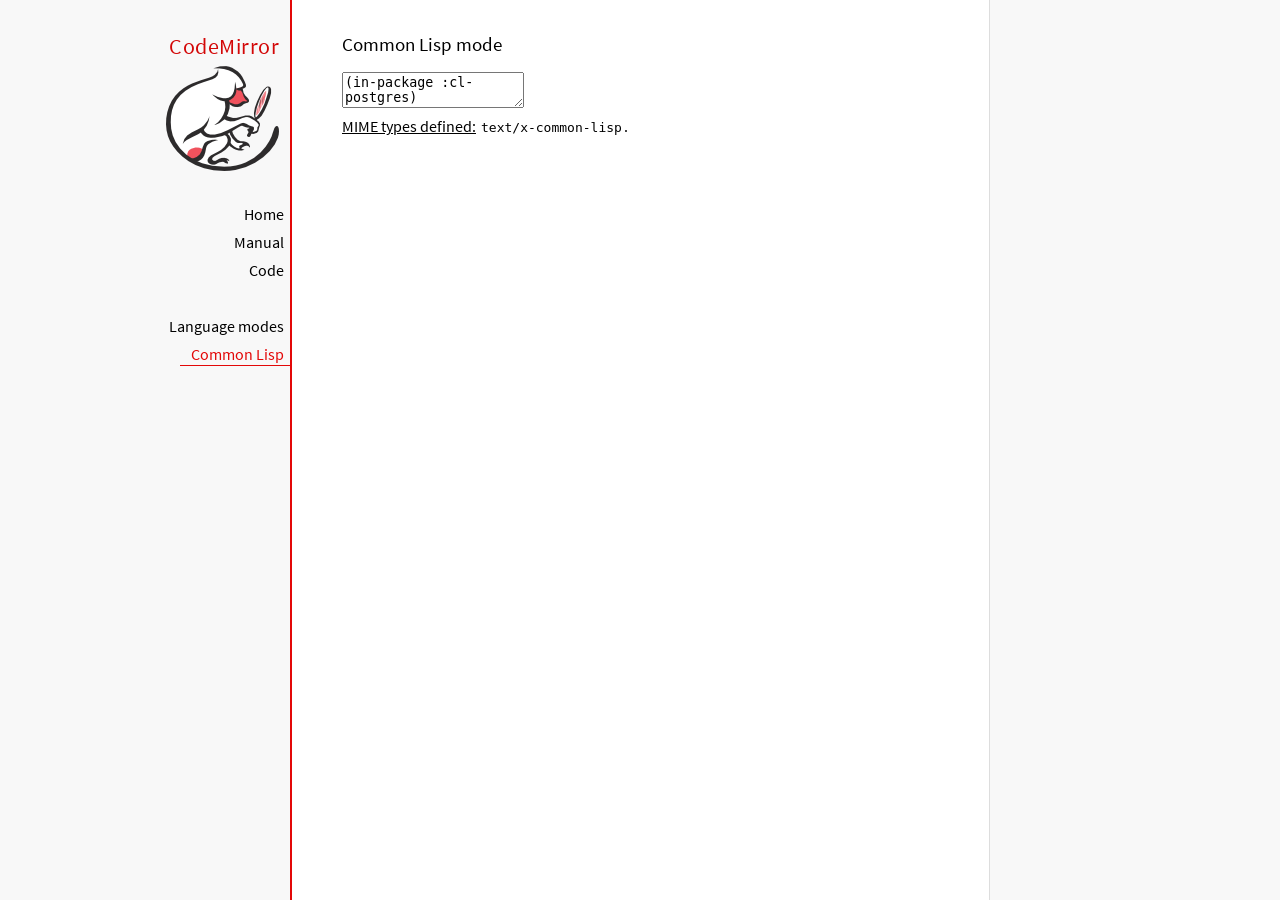
<file: pages/application/lib/files/codemirror/mode/commonlisp/index.html>
<!doctype html>

<title>CodeMirror: Common Lisp mode</title>
<meta charset="utf-8"/>
<link rel=stylesheet href="../../doc/docs.css">

<link rel="stylesheet" href="../../lib/codemirror.css">
<script src="../.."></script>
<script src="commonlisp.js"></script>
<style>.CodeMirror {background: #f8f8f8;}</style>
<div id=nav>
  <a href="https://codemirror.net"><h1>CodeMirror</h1><img id=logo src="../../doc/logo.png" alt=""></a>

  <ul>
    <li><a href="../../index.html">Home</a>
    <li><a href="../../doc/manual.html">Manual</a>
    <li><a href="https://github.com/codemirror/codemirror">Code</a>
  </ul>
  <ul>
    <li><a href="../index.html">Language modes</a>
    <li><a class=active href="#">Common Lisp</a>
  </ul>
</div>

<article>
<h2>Common Lisp mode</h2>
<form><textarea id="code" name="code">(in-package :cl-postgres)

;; These are used to synthesize reader and writer names for integer
;; reading/writing functions when the amount of bytes and the
;; signedness is known. Both the macro that creates the functions and
;; some macros that use them create names this way.
(eval-when (:compile-toplevel :load-toplevel :execute)
  (defun integer-reader-name (bytes signed)
    (intern (with-standard-io-syntax
              (format nil "~a~a~a~a" '#:read- (if signed "" '#:u) '#:int bytes))))
  (defun integer-writer-name (bytes signed)
    (intern (with-standard-io-syntax
              (format nil "~a~a~a~a" '#:write- (if signed "" '#:u) '#:int bytes)))))

(defmacro integer-reader (bytes)
  "Create a function to read integers from a binary stream."
  (let ((bits (* bytes 8)))
    (labels ((return-form (signed)
               (if signed
                   `(if (logbitp ,(1- bits) result)
                        (dpb result (byte ,(1- bits) 0) -1)
                        result)
                   `result))
             (generate-reader (signed)
               `(defun ,(integer-reader-name bytes signed) (socket)
                  (declare (type stream socket)
                           #.*optimize*)
                  ,(if (= bytes 1)
                       `(let ((result (the (unsigned-byte 8) (read-byte socket))))
                          (declare (type (unsigned-byte 8) result))
                          ,(return-form signed))
                       `(let ((result 0))
                          (declare (type (unsigned-byte ,bits) result))
                          ,@(loop :for byte :from (1- bytes) :downto 0
                                   :collect `(setf (ldb (byte 8 ,(* 8 byte)) result)
                                                   (the (unsigned-byte 8) (read-byte socket))))
                          ,(return-form signed))))))
      `(progn
;; This causes weird errors on SBCL in some circumstances. Disabled for now.
;;         (declaim (inline ,(integer-reader-name bytes t)
;;                          ,(integer-reader-name bytes nil)))
         (declaim (ftype (function (t) (signed-byte ,bits))
                         ,(integer-reader-name bytes t)))
         ,(generate-reader t)
         (declaim (ftype (function (t) (unsigned-byte ,bits))
                         ,(integer-reader-name bytes nil)))
         ,(generate-reader nil)))))

(defmacro integer-writer (bytes)
  "Create a function to write integers to a binary stream."
  (let ((bits (* 8 bytes)))
    `(progn
      (declaim (inline ,(integer-writer-name bytes t)
                       ,(integer-writer-name bytes nil)))
      (defun ,(integer-writer-name bytes nil) (socket value)
        (declare (type stream socket)
                 (type (unsigned-byte ,bits) value)
                 #.*optimize*)
        ,@(if (= bytes 1)
              `((write-byte value socket))
              (loop :for byte :from (1- bytes) :downto 0
                    :collect `(write-byte (ldb (byte 8 ,(* byte 8)) value)
                               socket)))
        (values))
      (defun ,(integer-writer-name bytes t) (socket value)
        (declare (type stream socket)
                 (type (signed-byte ,bits) value)
                 #.*optimize*)
        ,@(if (= bytes 1)
              `((write-byte (ldb (byte 8 0) value) socket))
              (loop :for byte :from (1- bytes) :downto 0
                    :collect `(write-byte (ldb (byte 8 ,(* byte 8)) value)
                               socket)))
        (values)))))

;; All the instances of the above that we need.

(integer-reader 1)
(integer-reader 2)
(integer-reader 4)
(integer-reader 8)

(integer-writer 1)
(integer-writer 2)
(integer-writer 4)

(defun write-bytes (socket bytes)
  "Write a byte-array to a stream."
  (declare (type stream socket)
           (type (simple-array (unsigned-byte 8)) bytes)
           #.*optimize*)
  (write-sequence bytes socket))

(defun write-str (socket string)
  "Write a null-terminated string to a stream \(encoding it when UTF-8
support is enabled.)."
  (declare (type stream socket)
           (type string string)
           #.*optimize*)
  (enc-write-string string socket)
  (write-uint1 socket 0))

(declaim (ftype (function (t unsigned-byte)
                          (simple-array (unsigned-byte 8) (*)))
                read-bytes))
(defun read-bytes (socket length)
  "Read a byte array of the given length from a stream."
  (declare (type stream socket)
           (type fixnum length)
           #.*optimize*)
  (let ((result (make-array length :element-type '(unsigned-byte 8))))
    (read-sequence result socket)
    result))

(declaim (ftype (function (t) string) read-str))
(defun read-str (socket)
  "Read a null-terminated string from a stream. Takes care of encoding
when UTF-8 support is enabled."
  (declare (type stream socket)
           #.*optimize*)
  (enc-read-string socket :null-terminated t))

(defun skip-bytes (socket length)
  "Skip a given number of bytes in a binary stream."
  (declare (type stream socket)
           (type (unsigned-byte 32) length)
           #.*optimize*)
  (dotimes (i length)
    (read-byte socket)))

(defun skip-str (socket)
  "Skip a null-terminated string."
  (declare (type stream socket)
           #.*optimize*)
  (loop :for char :of-type fixnum = (read-byte socket)
        :until (zerop char)))

(defun ensure-socket-is-closed (socket &amp;key abort)
  (when (open-stream-p socket)
    (handler-case
        (close socket :abort abort)
      (error (error)
        (warn "Ignoring the error which happened while trying to close PostgreSQL socket: ~A" error)))))
</textarea></form>
    <script>
      var editor = CodeMirror.fromTextArea(document.getElementById("code"), {lineNumbers: true});
    </script>

    <p><strong>MIME types defined:</strong> <code>text/x-common-lisp</code>.</p>

  </article>
</file>
<file: pages/application/lib/files/codemirror/lib/codemirror.css>
/* BASICS */

.CodeMirror {
  /* Set height, width, borders, and global font properties here */
  font-family: monospace;
  height: 300px;
  color: black;
  direction: ltr;
}

/* PADDING */

.CodeMirror-lines {
  padding: 4px 0; /* Vertical padding around content */
}
.CodeMirror pre.CodeMirror-line,
.CodeMirror pre.CodeMirror-line-like {
  padding: 0 4px; /* Horizontal padding of content */
}

.CodeMirror-scrollbar-filler, .CodeMirror-gutter-filler {
  background-color: white; /* The little square between H and V scrollbars */
}

/* GUTTER */

.CodeMirror-gutters {
  border-right: 1px solid #ddd;
  background-color: #f7f7f7;
  white-space: nowrap;
}
.CodeMirror-linenumbers {}
.CodeMirror-linenumber {
  padding: 0 3px 0 5px;
  min-width: 20px;
  text-align: right;
  color: #999;
  white-space: nowrap;
}

.CodeMirror-guttermarker { color: black; }
.CodeMirror-guttermarker-subtle { color: #999; }

/* CURSOR */

.CodeMirror-cursor {
  border-left: 1px solid black;
  border-right: none;
  width: 0;
}
/* Shown when moving in bi-directional text */
.CodeMirror div.CodeMirror-secondarycursor {
  border-left: 1px solid silver;
}
.cm-fat-cursor .CodeMirror-cursor {
  width: auto;
  border: 0 !important;
  background: #7e7;
}
.cm-fat-cursor div.CodeMirror-cursors {
  z-index: 1;
}
.cm-fat-cursor .CodeMirror-line::selection,
.cm-fat-cursor .CodeMirror-line > span::selection, 
.cm-fat-cursor .CodeMirror-line > span > span::selection { background: transparent; }
.cm-fat-cursor .CodeMirror-line::-moz-selection,
.cm-fat-cursor .CodeMirror-line > span::-moz-selection,
.cm-fat-cursor .CodeMirror-line > span > span::-moz-selection { background: transparent; }
.cm-fat-cursor { caret-color: transparent; }
@-moz-keyframes blink {
  0% {}
  50% { background-color: transparent; }
  100% {}
}
@-webkit-keyframes blink {
  0% {}
  50% { background-color: transparent; }
  100% {}
}
@keyframes blink {
  0% {}
  50% { background-color: transparent; }
  100% {}
}

/* Can style cursor different in overwrite (non-insert) mode */
.CodeMirror-overwrite .CodeMirror-cursor {}

.cm-tab { display: inline-block; text-decoration: inherit; }

.CodeMirror-rulers {
  position: absolute;
  left: 0; right: 0; top: -50px; bottom: 0;
  overflow: hidden;
}
.CodeMirror-ruler {
  border-left: 1px solid #ccc;
  top: 0; bottom: 0;
  position: absolute;
}

/* DEFAULT THEME */

.cm-s-default .cm-header {color: blue;}
.cm-s-default .cm-quote {color: #090;}
.cm-negative {color: #d44;}
.cm-positive {color: #292;}
.cm-header, .cm-strong {font-weight: bold;}
.cm-em {font-style: italic;}
.cm-link {text-decoration: underline;}
.cm-strikethrough {text-decoration: line-through;}

.cm-s-default .cm-keyword {color: #708;}
.cm-s-default .cm-atom {color: #219;}
.cm-s-default .cm-number {color: #164;}
.cm-s-default .cm-def {color: #00f;}
.cm-s-default .cm-variable,
.cm-s-default .cm-punctuation,
.cm-s-default .cm-property,
.cm-s-default .cm-operator {}
.cm-s-default .cm-variable-2 {color: #05a;}
.cm-s-default .cm-variable-3, .cm-s-default .cm-type {color: #085;}
.cm-s-default .cm-comment {color: #a50;}
.cm-s-default .cm-string {color: #a11;}
.cm-s-default .cm-string-2 {color: #f50;}
.cm-s-default .cm-meta {color: #555;}
.cm-s-default .cm-qualifier {color: #555;}
.cm-s-default .cm-builtin {color: #30a;}
.cm-s-default .cm-bracket {color: #997;}
.cm-s-default .cm-tag {color: #170;}
.cm-s-default .cm-attribute {color: #00c;}
.cm-s-default .cm-hr {color: #999;}
.cm-s-default .cm-link {color: #00c;}

.cm-s-default .cm-error {color: #f00;}
.cm-invalidchar {color: #f00;}

.CodeMirror-composing { border-bottom: 2px solid; }

/* Default styles for common addons */

div.CodeMirror span.CodeMirror-matchingbracket {color: #0b0;}
div.CodeMirror span.CodeMirror-nonmatchingbracket {color: #a22;}
.CodeMirror-matchingtag { background: rgba(255, 150, 0, .3); }
.CodeMirror-activeline-background {background: #e8f2ff;}

/* STOP */

/* The rest of this file contains styles related to the mechanics of
   the editor. You probably shouldn't touch them. */

.CodeMirror {
  position: relative;
  overflow: hidden;
  background: white;
}

.CodeMirror-scroll {
  overflow: scroll !important; /* Things will break if this is overridden */
  /* 50px is the magic margin used to hide the element's real scrollbars */
  /* See overflow: hidden in .CodeMirror */
  margin-bottom: -50px; margin-right: -50px;
  padding-bottom: 50px;
  height: 100%;
  outline: none; /* Prevent dragging from highlighting the element */
  position: relative;
  z-index: 0;
}
.CodeMirror-sizer {
  position: relative;
  border-right: 50px solid transparent;
}

/* The fake, visible scrollbars. Used to force redraw during scrolling
   before actual scrolling happens, thus preventing shaking and
   flickering artifacts. */
.CodeMirror-vscrollbar, .CodeMirror-hscrollbar, .CodeMirror-scrollbar-filler, .CodeMirror-gutter-filler {
  position: absolute;
  z-index: 6;
  display: none;
  outline: none;
}
.CodeMirror-vscrollbar {
  right: 0; top: 0;
  overflow-x: hidden;
  overflow-y: scroll;
}
.CodeMirror-hscrollbar {
  bottom: 0; left: 0;
  overflow-y: hidden;
  overflow-x: scroll;
}
.CodeMirror-scrollbar-filler {
  right: 0; bottom: 0;
}
.CodeMirror-gutter-filler {
  left: 0; bottom: 0;
}

.CodeMirror-gutters {
  position: absolute; left: 0; top: 0;
  min-height: 100%;
  z-index: 3;
}
.CodeMirror-gutter {
  white-space: normal;
  height: 100%;
  display: inline-block;
  vertical-align: top;
  margin-bottom: -50px;
}
.CodeMirror-gutter-wrapper {
  position: absolute;
  z-index: 4;
  background: none !important;
  border: none !important;
}
.CodeMirror-gutter-background {
  position: absolute;
  top: 0; bottom: 0;
  z-index: 4;
}
.CodeMirror-gutter-elt {
  position: absolute;
  cursor: default;
  z-index: 4;
}
.CodeMirror-gutter-wrapper ::selection { background-color: transparent }
.CodeMirror-gutter-wrapper ::-moz-selection { background-color: transparent }

.CodeMirror-lines {
  cursor: text;
  min-height: 1px; /* prevents collapsing before first draw */
}
.CodeMirror pre.CodeMirror-line,
.CodeMirror pre.CodeMirror-line-like {
  /* Reset some styles that the rest of the page might have set */
  -moz-border-radius: 0; -webkit-border-radius: 0; border-radius: 0;
  border-width: 0;
  background: transparent;
  font-family: inherit;
  font-size: inherit;
  margin: 0;
  white-space: pre;
  word-wrap: normal;
  line-height: inherit;
  color: inherit;
  z-index: 2;
  position: relative;
  overflow: visible;
  -webkit-tap-highlight-color: transparent;
  -webkit-font-variant-ligatures: contextual;
  font-variant-ligatures: contextual;
}
.CodeMirror-wrap pre.CodeMirror-line,
.CodeMirror-wrap pre.CodeMirror-line-like {
  word-wrap: break-word;
  white-space: pre-wrap;
  word-break: normal;
}

.CodeMirror-linebackground {
  position: absolute;
  left: 0; right: 0; top: 0; bottom: 0;
  z-index: 0;
}

.CodeMirror-linewidget {
  position: relative;
  z-index: 2;
  padding: 0.1px; /* Force widget margins to stay inside of the container */
}

.CodeMirror-widget {}

.CodeMirror-rtl pre { direction: rtl; }

.CodeMirror-code {
  outline: none;
}

/* Force content-box sizing for the elements where we expect it */
.CodeMirror-scroll,
.CodeMirror-sizer,
.CodeMirror-gutter,
.CodeMirror-gutters,
.CodeMirror-linenumber {
  -moz-box-sizing: content-box;
  box-sizing: content-box;
}

.CodeMirror-measure {
  position: absolute;
  width: 100%;
  height: 0;
  overflow: hidden;
  visibility: hidden;
}

.CodeMirror-cursor {
  position: absolute;
  pointer-events: none;
}
.CodeMirror-measure pre { position: static; }

div.CodeMirror-cursors {
  visibility: hidden;
  position: relative;
  z-index: 3;
}
div.CodeMirror-dragcursors {
  visibility: visible;
}

.CodeMirror-focused div.CodeMirror-cursors {
  visibility: visible;
}

.CodeMirror-selected { background: #d9d9d9; }
.CodeMirror-focused .CodeMirror-selected { background: #d7d4f0; }
.CodeMirror-crosshair { cursor: crosshair; }
.CodeMirror-line::selection, .CodeMirror-line > span::selection, .CodeMirror-line > span > span::selection { background: #d7d4f0; }
.CodeMirror-line::-moz-selection, .CodeMirror-line > span::-moz-selection, .CodeMirror-line > span > span::-moz-selection { background: #d7d4f0; }

.cm-searching {
  background-color: #ffa;
  background-color: rgba(255, 255, 0, .4);
}

/* Used to force a border model for a node */
.cm-force-border { padding-right: .1px; }

@media print {
  /* Hide the cursor when printing */
  .CodeMirror div.CodeMirror-cursors {
    visibility: hidden;
  }
}

/* See issue #2901 */
.cm-tab-wrap-hack:after { content: ''; }

/* Help users use markselection to safely style text background */
span.CodeMirror-selectedtext { background: none; }
</file>
<file: pages/application/lib/files/codemirror/doc/docs.css>
@font-face {
  font-family: 'Source Sans Pro';
  font-style: normal;
  font-weight: 400;
  src: local('Source Sans Pro'), local('SourceSansPro-Regular'), url(source_sans.woff) format('woff');
}

body, html { margin: 0; padding: 0; height: 100%; }
section, article { display: block; padding: 0; }

body {
  background: #f8f8f8;
  font-family: 'Source Sans Pro', Helvetica, Arial, sans-serif;
  line-height: 1.5;
}

p { margin-top: 0; }

h2, h3, h1 {
  font-weight: normal;
  margin-bottom: .7em;
}
h1 { font-size: 140%; }
h2 { font-size: 120%; }
h3 { font-size: 110%; }
article > h2:first-child, section:first-child > h2 { margin-top: 0; }

#nav h1 {
  margin-right: 12px;
  margin-top: 0;
  margin-bottom: 2px;
  color: #d30707;
  letter-spacing: .5px;
}

a, a:visited, a:link, .quasilink {
  color: #A21313;
}

em {
  padding-right: 2px;
}

.quasilink {
  cursor: pointer;
}

article {
  max-width: 700px;
  margin: 0 0 0 160px;
  border-left: 2px solid #E30808;
  border-right: 1px solid #ddd;
  padding: 30px 50px 100px 50px;
  background: white;
  z-index: 2;
  position: relative;
  min-height: 100%;
  box-sizing: border-box;
  -moz-box-sizing: border-box;
}

#nav {
  position: fixed;
  padding-top: 30px;
  max-height: 100%;
  box-sizing: -moz-border-box;
  box-sizing: border-box;
  overflow-y: auto;
  left: 0; right: none;
  width: 160px;
  text-align: right;
  z-index: 1;
}

@media screen and (min-width: 1000px) {
  article {
    margin: 0 auto;
  }
  #nav {
    right: 50%;
    width: auto;
    border-right: 349px solid transparent;
  }
}

#nav ul {
  display: block;
  margin: 0; padding: 0;
  margin-bottom: 32px;
}

#nav a {
  text-decoration: none;
}

#nav li {
  display: block;
  margin-bottom: 4px;
}

#nav li ul {
  font-size: 80%;
  margin-bottom: 0;
  display: none;
}

#nav li.active ul {
  display: block;
}

#nav li li a {
  padding-right: 20px;
  display: inline-block;
}

#nav ul a {
  color: black;
  padding: 0 7px 1px 11px;
}

#nav ul a.active, #nav ul a:hover {
  border-bottom: 1px solid #E30808;
  margin-bottom: -1px;
  color: #E30808;
}

#logo {
  border: 0;
  margin-right: 12px;
  margin-bottom: 25px;
}

section {
  border-top: 1px solid #E30808;
  margin: 1.5em 0;
}

section.first {
  border: none;
  margin-top: 0;
}

#demo {
  position: relative;
}

#demolist {
  position: absolute;
  right: 5px;
  top: 5px;
  z-index: 25;
}

.yinyang {
  position: absolute;
  top: -10px;
  left: 0; right: 0;
  margin: auto;
  display: block;
  height: 120px;
}

.actions {
  margin: 1em 0 0;
  min-height: 100px;
  position: relative;
}

.actionspicture {
  pointer-events: none;
  position: absolute;
  height: 100px;
  top: 0; left: 0; right: 0;
}

.actionlink {
  pointer-events: auto;
  font-family: arial;
  font-size: 80%;
  font-weight: bold;
  position: absolute;
  top: 0; bottom: 0;
  line-height: 1;
  height: 1em;
  margin: auto;
}

.actionlink.download {
  color: white;
  right: 50%;
  margin-right: 13px;
  text-shadow: -1px 1px 3px #b00, -1px -1px 3px #b00, 1px 0px 3px #b00;
}

.actionlink.fund {
  color: #b00;
  left: 50%;
  margin-left: 15px;
}

.actionlink:hover {
  text-decoration: underline;
}

.actionlink a {
  color: inherit;
}

.actionsleft {
  float: left;
}

.actionsright {
  float: right;
  text-align: right;
}

@media screen and (max-width: 800px) {
  .actions {
    padding-top: 120px;
  }
  .actionsleft, .actionsright {
    float: none;
    text-align: left;
    margin-bottom: 1em;
  }
}

th {
  text-decoration: underline;
  font-weight: normal;
  text-align: left;
}

#features ul {
  list-style: none;
  margin: 0 0 1em;
  padding: 0 0 0 1.2em;
}

#features li:before {
  content: "-";
  width: 1em;
  display: inline-block;
  padding: 0;
  margin: 0;
  margin-left: -1em;
}

.rel {
  margin-bottom: 0;
}
.rel-note {
  margin-top: 0;
  color: #555;
}

pre {
  padding-left: 15px;
  border-left: 2px solid #ddd;
}

code {
  padding: 0 2px;
}

strong {
  text-decoration: underline;
  font-weight: normal;
}

.field {
  border: 1px solid #A21313;
}
</file>
<file: pages/application/lib/files/codemirror/test/mode_test.css>
.mt-output .mt-token {
  border: 1px solid #ddd;
  white-space: pre;
  font-family: "Consolas", monospace;
  text-align: center;
}

.mt-output .mt-style {
  font-size: x-small;
}

.mt-output .mt-state {
  font-size: x-small;
  vertical-align: top;
}

.mt-output .mt-state-row {
  display: none;
}

.mt-state-unhide .mt-output .mt-state-row {
  display: table-row;
}
</file>
<file: pages/application/lib/files/codemirror/addon/hint/show-hint.css>
.CodeMirror-hints {
  position: absolute;
  z-index: 10;
  overflow: hidden;
  list-style: none;

  margin: 0;
  padding: 2px;

  -webkit-box-shadow: 2px 3px 5px rgba(0,0,0,.2);
  -moz-box-shadow: 2px 3px 5px rgba(0,0,0,.2);
  box-shadow: 2px 3px 5px rgba(0,0,0,.2);
  border-radius: 3px;
  border: 1px solid silver;

  background: white;
  font-size: 90%;
  font-family: monospace;

  max-height: 20em;
  overflow-y: auto;
}

.CodeMirror-hint {
  margin: 0;
  padding: 0 4px;
  border-radius: 2px;
  white-space: pre;
  color: black;
  cursor: pointer;
}

li.CodeMirror-hint-active {
  background: #08f;
  color: white;
}
</file>
<file: pages/application/lib/files/codemirror/theme/neat.css>
.cm-s-neat span.cm-comment { color: #a86; }
.cm-s-neat span.cm-keyword { line-height: 1em; font-weight: bold; color: blue; }
.cm-s-neat span.cm-string { color: #a22; }
.cm-s-neat span.cm-builtin { line-height: 1em; font-weight: bold; color: #077; }
.cm-s-neat span.cm-special { line-height: 1em; font-weight: bold; color: #0aa; }
.cm-s-neat span.cm-variable { color: black; }
.cm-s-neat span.cm-number, .cm-s-neat span.cm-atom { color: #3a3; }
.cm-s-neat span.cm-meta { color: #555; }
.cm-s-neat span.cm-link { color: #3a3; }

.cm-s-neat .CodeMirror-activeline-background { background: #e8f2ff; }
.cm-s-neat .CodeMirror-matchingbracket { outline:1px solid grey; color:black !important; }
</file>
<file: pages/application/lib/files/codemirror/theme/elegant.css>
.cm-s-elegant span.cm-number, .cm-s-elegant span.cm-string, .cm-s-elegant span.cm-atom { color: #762; }
.cm-s-elegant span.cm-comment { color: #262; font-style: italic; line-height: 1em; }
.cm-s-elegant span.cm-meta { color: #555; font-style: italic; line-height: 1em; }
.cm-s-elegant span.cm-variable { color: black; }
.cm-s-elegant span.cm-variable-2 { color: #b11; }
.cm-s-elegant span.cm-qualifier { color: #555; }
.cm-s-elegant span.cm-keyword { color: #730; }
.cm-s-elegant span.cm-builtin { color: #30a; }
.cm-s-elegant span.cm-link { color: #762; }
.cm-s-elegant span.cm-error { background-color: #fdd; }

.cm-s-elegant .CodeMirror-activeline-background { background: #e8f2ff; }
.cm-s-elegant .CodeMirror-matchingbracket { outline:1px solid grey; color:black !important; }
</file>
<file: pages/application/lib/files/codemirror/theme/erlang-dark.css>
.cm-s-erlang-dark.CodeMirror { background: #002240; color: white; }
.cm-s-erlang-dark div.CodeMirror-selected { background: #b36539; }
.cm-s-erlang-dark .CodeMirror-line::selection, .cm-s-erlang-dark .CodeMirror-line > span::selection, .cm-s-erlang-dark .CodeMirror-line > span > span::selection { background: rgba(179, 101, 57, .99); }
.cm-s-erlang-dark .CodeMirror-line::-moz-selection, .cm-s-erlang-dark .CodeMirror-line > span::-moz-selection, .cm-s-erlang-dark .CodeMirror-line > span > span::-moz-selection { background: rgba(179, 101, 57, .99); }
.cm-s-erlang-dark .CodeMirror-gutters { background: #002240; border-right: 1px solid #aaa; }
.cm-s-erlang-dark .CodeMirror-guttermarker { color: white; }
.cm-s-erlang-dark .CodeMirror-guttermarker-subtle { color: #d0d0d0; }
.cm-s-erlang-dark .CodeMirror-linenumber { color: #d0d0d0; }
.cm-s-erlang-dark .CodeMirror-cursor { border-left: 1px solid white; }

.cm-s-erlang-dark span.cm-quote      { color: #ccc; }
.cm-s-erlang-dark span.cm-atom       { color: #f133f1; }
.cm-s-erlang-dark span.cm-attribute  { color: #ff80e1; }
.cm-s-erlang-dark span.cm-bracket    { color: #ff9d00; }
.cm-s-erlang-dark span.cm-builtin    { color: #eaa; }
.cm-s-erlang-dark span.cm-comment    { color: #77f; }
.cm-s-erlang-dark span.cm-def        { color: #e7a; }
.cm-s-erlang-dark span.cm-keyword    { color: #ffee80; }
.cm-s-erlang-dark span.cm-meta       { color: #50fefe; }
.cm-s-erlang-dark span.cm-number     { color: #ffd0d0; }
.cm-s-erlang-dark span.cm-operator   { color: #d55; }
.cm-s-erlang-dark span.cm-property   { color: #ccc; }
.cm-s-erlang-dark span.cm-qualifier  { color: #ccc; }
.cm-s-erlang-dark span.cm-special    { color: #ffbbbb; }
.cm-s-erlang-dark span.cm-string     { color: #3ad900; }
.cm-s-erlang-dark span.cm-string-2   { color: #ccc; }
.cm-s-erlang-dark span.cm-tag        { color: #9effff; }
.cm-s-erlang-dark span.cm-variable   { color: #50fe50; }
.cm-s-erlang-dark span.cm-variable-2 { color: #e0e; }
.cm-s-erlang-dark span.cm-variable-3, .cm-s-erlang-dark span.cm-type { color: #ccc; }
.cm-s-erlang-dark span.cm-error      { color: #9d1e15; }

.cm-s-erlang-dark .CodeMirror-activeline-background { background: #013461; }
.cm-s-erlang-dark .CodeMirror-matchingbracket { outline:1px solid grey; color:white !important; }
</file>
<file: pages/application/lib/files/codemirror/theme/night.css>
/* Loosely based on the Midnight Textmate theme */

.cm-s-night.CodeMirror { background: #0a001f; color: #f8f8f8; }
.cm-s-night div.CodeMirror-selected { background: #447; }
.cm-s-night .CodeMirror-line::selection, .cm-s-night .CodeMirror-line > span::selection, .cm-s-night .CodeMirror-line > span > span::selection { background: rgba(68, 68, 119, .99); }
.cm-s-night .CodeMirror-line::-moz-selection, .cm-s-night .CodeMirror-line > span::-moz-selection, .cm-s-night .CodeMirror-line > span > span::-moz-selection { background: rgba(68, 68, 119, .99); }
.cm-s-night .CodeMirror-gutters { background: #0a001f; border-right: 1px solid #aaa; }
.cm-s-night .CodeMirror-guttermarker { color: white; }
.cm-s-night .CodeMirror-guttermarker-subtle { color: #bbb; }
.cm-s-night .CodeMirror-linenumber { color: #f8f8f8; }
.cm-s-night .CodeMirror-cursor { border-left: 1px solid white; }

.cm-s-night span.cm-comment { color: #8900d1; }
.cm-s-night span.cm-atom { color: #845dc4; }
.cm-s-night span.cm-number, .cm-s-night span.cm-attribute { color: #ffd500; }
.cm-s-night span.cm-keyword { color: #599eff; }
.cm-s-night span.cm-string { color: #37f14a; }
.cm-s-night span.cm-meta { color: #7678e2; }
.cm-s-night span.cm-variable-2, .cm-s-night span.cm-tag { color: #99b2ff; }
.cm-s-night span.cm-variable-3, .cm-s-night span.cm-def, .cm-s-night span.cm-type { color: white; }
.cm-s-night span.cm-bracket { color: #8da6ce; }
.cm-s-night span.cm-builtin, .cm-s-night span.cm-special { color: #ff9e59; }
.cm-s-night span.cm-link { color: #845dc4; }
.cm-s-night span.cm-error { color: #9d1e15; }

.cm-s-night .CodeMirror-activeline-background { background: #1C005A; }
.cm-s-night .CodeMirror-matchingbracket { outline:1px solid grey; color:white !important; }
</file>
<file: pages/application/lib/files/codemirror/theme/monokai.css>
/* Based on Sublime Text's Monokai theme */

.cm-s-monokai.CodeMirror { background: #272822; color: #f8f8f2; }
.cm-s-monokai div.CodeMirror-selected { background: #49483E; }
.cm-s-monokai .CodeMirror-line::selection, .cm-s-monokai .CodeMirror-line > span::selection, .cm-s-monokai .CodeMirror-line > span > span::selection { background: rgba(73, 72, 62, .99); }
.cm-s-monokai .CodeMirror-line::-moz-selection, .cm-s-monokai .CodeMirror-line > span::-moz-selection, .cm-s-monokai .CodeMirror-line > span > span::-moz-selection { background: rgba(73, 72, 62, .99); }
.cm-s-monokai .CodeMirror-gutters { background: #272822; border-right: 0px; }
.cm-s-monokai .CodeMirror-guttermarker { color: white; }
.cm-s-monokai .CodeMirror-guttermarker-subtle { color: #d0d0d0; }
.cm-s-monokai .CodeMirror-linenumber { color: #d0d0d0; }
.cm-s-monokai .CodeMirror-cursor { border-left: 1px solid #f8f8f0; }

.cm-s-monokai span.cm-comment { color: #75715e; }
.cm-s-monokai span.cm-atom { color: #ae81ff; }
.cm-s-monokai span.cm-number { color: #ae81ff; }

.cm-s-monokai span.cm-comment.cm-attribute { color: #97b757; }
.cm-s-monokai span.cm-comment.cm-def { color: #bc9262; }
.cm-s-monokai span.cm-comment.cm-tag { color: #bc6283; }
.cm-s-monokai span.cm-comment.cm-type { color: #5998a6; }

.cm-s-monokai span.cm-property, .cm-s-monokai span.cm-attribute { color: #a6e22e; }
.cm-s-monokai span.cm-keyword { color: #f92672; }
.cm-s-monokai span.cm-builtin { color: #66d9ef; }
.cm-s-monokai span.cm-string { color: #e6db74; }

.cm-s-monokai span.cm-variable { color: #f8f8f2; }
.cm-s-monokai span.cm-variable-2 { color: #9effff; }
.cm-s-monokai span.cm-variable-3, .cm-s-monokai span.cm-type { color: #66d9ef; }
.cm-s-monokai span.cm-def { color: #fd971f; }
.cm-s-monokai span.cm-bracket { color: #f8f8f2; }
.cm-s-monokai span.cm-tag { color: #f92672; }
.cm-s-monokai span.cm-header { color: #ae81ff; }
.cm-s-monokai span.cm-link { color: #ae81ff; }
.cm-s-monokai span.cm-error { background: #f92672; color: #f8f8f0; }

.cm-s-monokai .CodeMirror-activeline-background { background: #373831; }
.cm-s-monokai .CodeMirror-matchingbracket {
  text-decoration: underline;
  color: white !important;
}
</file>
<file: pages/application/lib/files/codemirror/theme/cobalt.css>
.cm-s-cobalt.CodeMirror { background: #002240; color: white; }
.cm-s-cobalt div.CodeMirror-selected { background: #b36539; }
.cm-s-cobalt .CodeMirror-line::selection, .cm-s-cobalt .CodeMirror-line > span::selection, .cm-s-cobalt .CodeMirror-line > span > span::selection { background: rgba(179, 101, 57, .99); }
.cm-s-cobalt .CodeMirror-line::-moz-selection, .cm-s-cobalt .CodeMirror-line > span::-moz-selection, .cm-s-cobalt .CodeMirror-line > span > span::-moz-selection { background: rgba(179, 101, 57, .99); }
.cm-s-cobalt .CodeMirror-gutters { background: #002240; border-right: 1px solid #aaa; }
.cm-s-cobalt .CodeMirror-guttermarker { color: #ffee80; }
.cm-s-cobalt .CodeMirror-guttermarker-subtle { color: #d0d0d0; }
.cm-s-cobalt .CodeMirror-linenumber { color: #d0d0d0; }
.cm-s-cobalt .CodeMirror-cursor { border-left: 1px solid white; }

.cm-s-cobalt span.cm-comment { color: #08f; }
.cm-s-cobalt span.cm-atom { color: #845dc4; }
.cm-s-cobalt span.cm-number, .cm-s-cobalt span.cm-attribute { color: #ff80e1; }
.cm-s-cobalt span.cm-keyword { color: #ffee80; }
.cm-s-cobalt span.cm-string { color: #3ad900; }
.cm-s-cobalt span.cm-meta { color: #ff9d00; }
.cm-s-cobalt span.cm-variable-2, .cm-s-cobalt span.cm-tag { color: #9effff; }
.cm-s-cobalt span.cm-variable-3, .cm-s-cobalt span.cm-def, .cm-s-cobalt .cm-type { color: white; }
.cm-s-cobalt span.cm-bracket { color: #d8d8d8; }
.cm-s-cobalt span.cm-builtin, .cm-s-cobalt span.cm-special { color: #ff9e59; }
.cm-s-cobalt span.cm-link { color: #845dc4; }
.cm-s-cobalt span.cm-error { color: #9d1e15; }

.cm-s-cobalt .CodeMirror-activeline-background { background: #002D57; }
.cm-s-cobalt .CodeMirror-matchingbracket { outline:1px solid grey;color:white !important; }
</file>
<file: pages/application/lib/files/codemirror/theme/eclipse.css>
.cm-s-eclipse span.cm-meta { color: #FF1717; }
.cm-s-eclipse span.cm-keyword { line-height: 1em; font-weight: bold; color: #7F0055; }
.cm-s-eclipse span.cm-atom { color: #219; }
.cm-s-eclipse span.cm-number { color: #164; }
.cm-s-eclipse span.cm-def { color: #00f; }
.cm-s-eclipse span.cm-variable { color: black; }
.cm-s-eclipse span.cm-variable-2 { color: #0000C0; }
.cm-s-eclipse span.cm-variable-3, .cm-s-eclipse span.cm-type { color: #0000C0; }
.cm-s-eclipse span.cm-property { color: black; }
.cm-s-eclipse span.cm-operator { color: black; }
.cm-s-eclipse span.cm-comment { color: #3F7F5F; }
.cm-s-eclipse span.cm-string { color: #2A00FF; }
.cm-s-eclipse span.cm-string-2 { color: #f50; }
.cm-s-eclipse span.cm-qualifier { color: #555; }
.cm-s-eclipse span.cm-builtin { color: #30a; }
.cm-s-eclipse span.cm-bracket { color: #cc7; }
.cm-s-eclipse span.cm-tag { color: #170; }
.cm-s-eclipse span.cm-attribute { color: #00c; }
.cm-s-eclipse span.cm-link { color: #219; }
.cm-s-eclipse span.cm-error { color: #f00; }

.cm-s-eclipse .CodeMirror-activeline-background { background: #e8f2ff; }
.cm-s-eclipse .CodeMirror-matchingbracket { outline:1px solid grey; color:black !important; }
</file>
<file: pages/application/lib/files/codemirror/theme/rubyblue.css>
.cm-s-rubyblue.CodeMirror { background: #112435; color: white; }
.cm-s-rubyblue div.CodeMirror-selected { background: #38566F; }
.cm-s-rubyblue .CodeMirror-line::selection, .cm-s-rubyblue .CodeMirror-line > span::selection, .cm-s-rubyblue .CodeMirror-line > span > span::selection { background: rgba(56, 86, 111, 0.99); }
.cm-s-rubyblue .CodeMirror-line::-moz-selection, .cm-s-rubyblue .CodeMirror-line > span::-moz-selection, .cm-s-rubyblue .CodeMirror-line > span > span::-moz-selection { background: rgba(56, 86, 111, 0.99); }
.cm-s-rubyblue .CodeMirror-gutters { background: #1F4661; border-right: 7px solid #3E7087; }
.cm-s-rubyblue .CodeMirror-guttermarker { color: white; }
.cm-s-rubyblue .CodeMirror-guttermarker-subtle { color: #3E7087; }
.cm-s-rubyblue .CodeMirror-linenumber { color: white; }
.cm-s-rubyblue .CodeMirror-cursor { border-left: 1px solid white; }

.cm-s-rubyblue span.cm-comment { color: #999; font-style:italic; line-height: 1em; }
.cm-s-rubyblue span.cm-atom { color: #F4C20B; }
.cm-s-rubyblue span.cm-number, .cm-s-rubyblue span.cm-attribute { color: #82C6E0; }
.cm-s-rubyblue span.cm-keyword { color: #F0F; }
.cm-s-rubyblue span.cm-string { color: #F08047; }
.cm-s-rubyblue span.cm-meta { color: #F0F; }
.cm-s-rubyblue span.cm-variable-2, .cm-s-rubyblue span.cm-tag { color: #7BD827; }
.cm-s-rubyblue span.cm-variable-3, .cm-s-rubyblue span.cm-def, .cm-s-rubyblue span.cm-type { color: white; }
.cm-s-rubyblue span.cm-bracket { color: #F0F; }
.cm-s-rubyblue span.cm-link { color: #F4C20B; }
.cm-s-rubyblue span.CodeMirror-matchingbracket { color:#F0F !important; }
.cm-s-rubyblue span.cm-builtin, .cm-s-rubyblue span.cm-special { color: #FF9D00; }
.cm-s-rubyblue span.cm-error { color: #AF2018; }

.cm-s-rubyblue .CodeMirror-activeline-background { background: #173047; }
</file>
<file: pages/application/lib/files/codemirror/theme/lesser-dark.css>
/*
http://lesscss.org/ dark theme
Ported to CodeMirror by Peter Kroon
*/
.cm-s-lesser-dark {
  line-height: 1.3em;
}
.cm-s-lesser-dark.CodeMirror { background: #262626; color: #EBEFE7; text-shadow: 0 -1px 1px #262626; }
.cm-s-lesser-dark div.CodeMirror-selected { background: #45443B; } /* 33322B*/
.cm-s-lesser-dark .CodeMirror-line::selection, .cm-s-lesser-dark .CodeMirror-line > span::selection, .cm-s-lesser-dark .CodeMirror-line > span > span::selection { background: rgba(69, 68, 59, .99); }
.cm-s-lesser-dark .CodeMirror-line::-moz-selection, .cm-s-lesser-dark .CodeMirror-line > span::-moz-selection, .cm-s-lesser-dark .CodeMirror-line > span > span::-moz-selection { background: rgba(69, 68, 59, .99); }
.cm-s-lesser-dark .CodeMirror-cursor { border-left: 1px solid white; }
.cm-s-lesser-dark pre { padding: 0 8px; }/*editable code holder*/

.cm-s-lesser-dark.CodeMirror span.CodeMirror-matchingbracket { color: #7EFC7E; }/*65FC65*/

.cm-s-lesser-dark .CodeMirror-gutters { background: #262626; border-right:1px solid #aaa; }
.cm-s-lesser-dark .CodeMirror-guttermarker { color: #599eff; }
.cm-s-lesser-dark .CodeMirror-guttermarker-subtle { color: #777; }
.cm-s-lesser-dark .CodeMirror-linenumber { color: #777; }

.cm-s-lesser-dark span.cm-header { color: #a0a; }
.cm-s-lesser-dark span.cm-quote { color: #090; }
.cm-s-lesser-dark span.cm-keyword { color: #599eff; }
.cm-s-lesser-dark span.cm-atom { color: #C2B470; }
.cm-s-lesser-dark span.cm-number { color: #B35E4D; }
.cm-s-lesser-dark span.cm-def { color: white; }
.cm-s-lesser-dark span.cm-variable { color:#D9BF8C; }
.cm-s-lesser-dark span.cm-variable-2 { color: #669199; }
.cm-s-lesser-dark span.cm-variable-3, .cm-s-lesser-dark span.cm-type { color: white; }
.cm-s-lesser-dark span.cm-property { color: #92A75C; }
.cm-s-lesser-dark span.cm-operator { color: #92A75C; }
.cm-s-lesser-dark span.cm-comment { color: #666; }
.cm-s-lesser-dark span.cm-string { color: #BCD279; }
.cm-s-lesser-dark span.cm-string-2 { color: #f50; }
.cm-s-lesser-dark span.cm-meta { color: #738C73; }
.cm-s-lesser-dark span.cm-qualifier { color: #555; }
.cm-s-lesser-dark span.cm-builtin { color: #ff9e59; }
.cm-s-lesser-dark span.cm-bracket { color: #EBEFE7; }
.cm-s-lesser-dark span.cm-tag { color: #669199; }
.cm-s-lesser-dark span.cm-attribute { color: #81a4d5; }
.cm-s-lesser-dark span.cm-hr { color: #999; }
.cm-s-lesser-dark span.cm-link { color: #7070E6; }
.cm-s-lesser-dark span.cm-error { color: #9d1e15; }

.cm-s-lesser-dark .CodeMirror-activeline-background { background: #3C3A3A; }
.cm-s-lesser-dark .CodeMirror-matchingbracket { outline:1px solid grey; color:white !important; }
</file>
<file: pages/application/lib/files/codemirror/theme/xq-dark.css>
/*
Copyright (C) 2011 by MarkLogic Corporation
Author: Mike Brevoort <mike@brevoort.com>

Permission is hereby granted, free of charge, to any person obtaining a copy
of this software and associated documentation files (the "Software"), to deal
in the Software without restriction, including without limitation the rights
to use, copy, modify, merge, publish, distribute, sublicense, and/or sell
copies of the Software, and to permit persons to whom the Software is
furnished to do so, subject to the following conditions:

The above copyright notice and this permission notice shall be included in
all copies or substantial portions of the Software.

THE SOFTWARE IS PROVIDED "AS IS", WITHOUT WARRANTY OF ANY KIND, EXPRESS OR
IMPLIED, INCLUDING BUT NOT LIMITED TO THE WARRANTIES OF MERCHANTABILITY,
FITNESS FOR A PARTICULAR PURPOSE AND NONINFRINGEMENT. IN NO EVENT SHALL THE
AUTHORS OR COPYRIGHT HOLDERS BE LIABLE FOR ANY CLAIM, DAMAGES OR OTHER
LIABILITY, WHETHER IN AN ACTION OF CONTRACT, TORT OR OTHERWISE, ARISING FROM,
OUT OF OR IN CONNECTION WITH THE SOFTWARE OR THE USE OR OTHER DEALINGS IN
THE SOFTWARE.
*/
.cm-s-xq-dark.CodeMirror { background: #0a001f; color: #f8f8f8; }
.cm-s-xq-dark div.CodeMirror-selected { background: #27007A; }
.cm-s-xq-dark .CodeMirror-line::selection, .cm-s-xq-dark .CodeMirror-line > span::selection, .cm-s-xq-dark .CodeMirror-line > span > span::selection { background: rgba(39, 0, 122, 0.99); }
.cm-s-xq-dark .CodeMirror-line::-moz-selection, .cm-s-xq-dark .CodeMirror-line > span::-moz-selection, .cm-s-xq-dark .CodeMirror-line > span > span::-moz-selection { background: rgba(39, 0, 122, 0.99); }
.cm-s-xq-dark .CodeMirror-gutters { background: #0a001f; border-right: 1px solid #aaa; }
.cm-s-xq-dark .CodeMirror-guttermarker { color: #FFBD40; }
.cm-s-xq-dark .CodeMirror-guttermarker-subtle { color: #f8f8f8; }
.cm-s-xq-dark .CodeMirror-linenumber { color: #f8f8f8; }
.cm-s-xq-dark .CodeMirror-cursor { border-left: 1px solid white; }

.cm-s-xq-dark span.cm-keyword { color: #FFBD40; }
.cm-s-xq-dark span.cm-atom { color: #6C8CD5; }
.cm-s-xq-dark span.cm-number { color: #164; }
.cm-s-xq-dark span.cm-def { color: #FFF; text-decoration:underline; }
.cm-s-xq-dark span.cm-variable { color: #FFF; }
.cm-s-xq-dark span.cm-variable-2 { color: #EEE; }
.cm-s-xq-dark span.cm-variable-3, .cm-s-xq-dark span.cm-type { color: #DDD; }
.cm-s-xq-dark span.cm-property {}
.cm-s-xq-dark span.cm-operator {}
.cm-s-xq-dark span.cm-comment { color: gray; }
.cm-s-xq-dark span.cm-string { color: #9FEE00; }
.cm-s-xq-dark span.cm-meta { color: yellow; }
.cm-s-xq-dark span.cm-qualifier { color: #FFF700; }
.cm-s-xq-dark span.cm-builtin { color: #30a; }
.cm-s-xq-dark span.cm-bracket { color: #cc7; }
.cm-s-xq-dark span.cm-tag { color: #FFBD40; }
.cm-s-xq-dark span.cm-attribute { color: #FFF700; }
.cm-s-xq-dark span.cm-error { color: #f00; }

.cm-s-xq-dark .CodeMirror-activeline-background { background: #27282E; }
.cm-s-xq-dark .CodeMirror-matchingbracket { outline:1px solid grey; color:white !important; }
</file>
<file: pages/application/lib/files/codemirror/theme/xq-light.css>
/*
Copyright (C) 2011 by MarkLogic Corporation
Author: Mike Brevoort <mike@brevoort.com>

Permission is hereby granted, free of charge, to any person obtaining a copy
of this software and associated documentation files (the "Software"), to deal
in the Software without restriction, including without limitation the rights
to use, copy, modify, merge, publish, distribute, sublicense, and/or sell
copies of the Software, and to permit persons to whom the Software is
furnished to do so, subject to the following conditions:

The above copyright notice and this permission notice shall be included in
all copies or substantial portions of the Software.

THE SOFTWARE IS PROVIDED "AS IS", WITHOUT WARRANTY OF ANY KIND, EXPRESS OR
IMPLIED, INCLUDING BUT NOT LIMITED TO THE WARRANTIES OF MERCHANTABILITY,
FITNESS FOR A PARTICULAR PURPOSE AND NONINFRINGEMENT. IN NO EVENT SHALL THE
AUTHORS OR COPYRIGHT HOLDERS BE LIABLE FOR ANY CLAIM, DAMAGES OR OTHER
LIABILITY, WHETHER IN AN ACTION OF CONTRACT, TORT OR OTHERWISE, ARISING FROM,
OUT OF OR IN CONNECTION WITH THE SOFTWARE OR THE USE OR OTHER DEALINGS IN
THE SOFTWARE.
*/
.cm-s-xq-light span.cm-keyword { line-height: 1em; font-weight: bold; color: #5A5CAD; }
.cm-s-xq-light span.cm-atom { color: #6C8CD5; }
.cm-s-xq-light span.cm-number { color: #164; }
.cm-s-xq-light span.cm-def { text-decoration:underline; }
.cm-s-xq-light span.cm-variable { color: black; }
.cm-s-xq-light span.cm-variable-2 { color:black; }
.cm-s-xq-light span.cm-variable-3, .cm-s-xq-light span.cm-type { color: black; }
.cm-s-xq-light span.cm-property {}
.cm-s-xq-light span.cm-operator {}
.cm-s-xq-light span.cm-comment { color: #0080FF; font-style: italic; }
.cm-s-xq-light span.cm-string { color: red; }
.cm-s-xq-light span.cm-meta { color: yellow; }
.cm-s-xq-light span.cm-qualifier { color: grey; }
.cm-s-xq-light span.cm-builtin { color: #7EA656; }
.cm-s-xq-light span.cm-bracket { color: #cc7; }
.cm-s-xq-light span.cm-tag { color: #3F7F7F; }
.cm-s-xq-light span.cm-attribute { color: #7F007F; }
.cm-s-xq-light span.cm-error { color: #f00; }

.cm-s-xq-light .CodeMirror-activeline-background { background: #e8f2ff; }
.cm-s-xq-light .CodeMirror-matchingbracket { outline:1px solid grey;color:black !important;background:yellow; }
</file>
<file: pages/application/lib/files/codemirror/theme/ambiance.css>
/* ambiance theme for codemirror */

/* Color scheme */

.cm-s-ambiance .cm-header { color: blue; }
.cm-s-ambiance .cm-quote { color: #24C2C7; }

.cm-s-ambiance .cm-keyword { color: #cda869; }
.cm-s-ambiance .cm-atom { color: #CF7EA9; }
.cm-s-ambiance .cm-number { color: #78CF8A; }
.cm-s-ambiance .cm-def { color: #aac6e3; }
.cm-s-ambiance .cm-variable { color: #ffb795; }
.cm-s-ambiance .cm-variable-2 { color: #eed1b3; }
.cm-s-ambiance .cm-variable-3, .cm-s-ambiance .cm-type { color: #faded3; }
.cm-s-ambiance .cm-property { color: #eed1b3; }
.cm-s-ambiance .cm-operator { color: #fa8d6a; }
.cm-s-ambiance .cm-comment { color: #555; font-style:italic; }
.cm-s-ambiance .cm-string { color: #8f9d6a; }
.cm-s-ambiance .cm-string-2 { color: #9d937c; }
.cm-s-ambiance .cm-meta { color: #D2A8A1; }
.cm-s-ambiance .cm-qualifier { color: yellow; }
.cm-s-ambiance .cm-builtin { color: #9999cc; }
.cm-s-ambiance .cm-bracket { color: #24C2C7; }
.cm-s-ambiance .cm-tag { color: #fee4ff; }
.cm-s-ambiance .cm-attribute { color: #9B859D; }
.cm-s-ambiance .cm-hr { color: pink; }
.cm-s-ambiance .cm-link { color: #F4C20B; }
.cm-s-ambiance .cm-special { color: #FF9D00; }
.cm-s-ambiance .cm-error { color: #AF2018; }

.cm-s-ambiance .CodeMirror-matchingbracket { color: #0f0; }
.cm-s-ambiance .CodeMirror-nonmatchingbracket { color: #f22; }

.cm-s-ambiance div.CodeMirror-selected { background: rgba(255, 255, 255, 0.15); }
.cm-s-ambiance.CodeMirror-focused div.CodeMirror-selected { background: rgba(255, 255, 255, 0.10); }
.cm-s-ambiance .CodeMirror-line::selection, .cm-s-ambiance .CodeMirror-line > span::selection, .cm-s-ambiance .CodeMirror-line > span > span::selection { background: rgba(255, 255, 255, 0.10); }
.cm-s-ambiance .CodeMirror-line::-moz-selection, .cm-s-ambiance .CodeMirror-line > span::-moz-selection, .cm-s-ambiance .CodeMirror-line > span > span::-moz-selection { background: rgba(255, 255, 255, 0.10); }

/* Editor styling */

.cm-s-ambiance.CodeMirror {
  line-height: 1.40em;
  color: #E6E1DC;
  background-color: #202020;
  -webkit-box-shadow: inset 0 0 10px black;
  -moz-box-shadow: inset 0 0 10px black;
  box-shadow: inset 0 0 10px black;
}

.cm-s-ambiance .CodeMirror-gutters {
  background: #3D3D3D;
  border-right: 1px solid #4D4D4D;
  box-shadow: 0 10px 20px black;
}

.cm-s-ambiance .CodeMirror-linenumber {
  text-shadow: 0px 1px 1px #4d4d4d;
  color: #111;
  padding: 0 5px;
}

.cm-s-ambiance .CodeMirror-guttermarker { color: #aaa; }
.cm-s-ambiance .CodeMirror-guttermarker-subtle { color: #111; }

.cm-s-ambiance .CodeMirror-cursor { border-left: 1px solid #7991E8; }

.cm-s-ambiance .CodeMirror-activeline-background {
  background: none repeat scroll 0% 0% rgba(255, 255, 255, 0.031);
}

.cm-s-ambiance.CodeMirror,
.cm-s-ambiance .CodeMirror-gutters {
  background-image: url("[data-uri]");
}
</file>
<file: pages/application/lib/files/codemirror/theme/blackboard.css>
/* Port of TextMate's Blackboard theme */

.cm-s-blackboard.CodeMirror { background: #0C1021; color: #F8F8F8; }
.cm-s-blackboard div.CodeMirror-selected { background: #253B76; }
.cm-s-blackboard .CodeMirror-line::selection, .cm-s-blackboard .CodeMirror-line > span::selection, .cm-s-blackboard .CodeMirror-line > span > span::selection { background: rgba(37, 59, 118, .99); }
.cm-s-blackboard .CodeMirror-line::-moz-selection, .cm-s-blackboard .CodeMirror-line > span::-moz-selection, .cm-s-blackboard .CodeMirror-line > span > span::-moz-selection { background: rgba(37, 59, 118, .99); }
.cm-s-blackboard .CodeMirror-gutters { background: #0C1021; border-right: 0; }
.cm-s-blackboard .CodeMirror-guttermarker { color: #FBDE2D; }
.cm-s-blackboard .CodeMirror-guttermarker-subtle { color: #888; }
.cm-s-blackboard .CodeMirror-linenumber { color: #888; }
.cm-s-blackboard .CodeMirror-cursor { border-left: 1px solid #A7A7A7; }

.cm-s-blackboard .cm-keyword { color: #FBDE2D; }
.cm-s-blackboard .cm-atom { color: #D8FA3C; }
.cm-s-blackboard .cm-number { color: #D8FA3C; }
.cm-s-blackboard .cm-def { color: #8DA6CE; }
.cm-s-blackboard .cm-variable { color: #FF6400; }
.cm-s-blackboard .cm-operator { color: #FBDE2D; }
.cm-s-blackboard .cm-comment { color: #AEAEAE; }
.cm-s-blackboard .cm-string { color: #61CE3C; }
.cm-s-blackboard .cm-string-2 { color: #61CE3C; }
.cm-s-blackboard .cm-meta { color: #D8FA3C; }
.cm-s-blackboard .cm-builtin { color: #8DA6CE; }
.cm-s-blackboard .cm-tag { color: #8DA6CE; }
.cm-s-blackboard .cm-attribute { color: #8DA6CE; }
.cm-s-blackboard .cm-header { color: #FF6400; }
.cm-s-blackboard .cm-hr { color: #AEAEAE; }
.cm-s-blackboard .cm-link { color: #8DA6CE; }
.cm-s-blackboard .cm-error { background: #9D1E15; color: #F8F8F8; }

.cm-s-blackboard .CodeMirror-activeline-background { background: #3C3636; }
.cm-s-blackboard .CodeMirror-matchingbracket { outline:1px solid grey;color:white !important; }
</file>
<file: pages/application/lib/files/codemirror/theme/vibrant-ink.css>
/* Taken from the popular Visual Studio Vibrant Ink Schema */

.cm-s-vibrant-ink.CodeMirror { background: black; color: white; }
.cm-s-vibrant-ink div.CodeMirror-selected { background: #35493c; }
.cm-s-vibrant-ink .CodeMirror-line::selection, .cm-s-vibrant-ink .CodeMirror-line > span::selection, .cm-s-vibrant-ink .CodeMirror-line > span > span::selection { background: rgba(53, 73, 60, 0.99); }
.cm-s-vibrant-ink .CodeMirror-line::-moz-selection, .cm-s-vibrant-ink .CodeMirror-line > span::-moz-selection, .cm-s-vibrant-ink .CodeMirror-line > span > span::-moz-selection { background: rgba(53, 73, 60, 0.99); }

.cm-s-vibrant-ink .CodeMirror-gutters { background: #002240; border-right: 1px solid #aaa; }
.cm-s-vibrant-ink .CodeMirror-guttermarker { color: white; }
.cm-s-vibrant-ink .CodeMirror-guttermarker-subtle { color: #d0d0d0; }
.cm-s-vibrant-ink .CodeMirror-linenumber { color: #d0d0d0; }
.cm-s-vibrant-ink .CodeMirror-cursor { border-left: 1px solid white; }

.cm-s-vibrant-ink .cm-keyword { color: #CC7832; }
.cm-s-vibrant-ink .cm-atom { color: #FC0; }
.cm-s-vibrant-ink .cm-number { color:  #FFEE98; }
.cm-s-vibrant-ink .cm-def { color: #8DA6CE; }
.cm-s-vibrant-ink span.cm-variable-2, .cm-s-vibrant span.cm-tag { color: #FFC66D; }
.cm-s-vibrant-ink span.cm-variable-3, .cm-s-vibrant span.cm-def, .cm-s-vibrant span.cm-type { color: #FFC66D; }
.cm-s-vibrant-ink .cm-operator { color: #888; }
.cm-s-vibrant-ink .cm-comment { color: gray; font-weight: bold; }
.cm-s-vibrant-ink .cm-string { color:  #A5C25C; }
.cm-s-vibrant-ink .cm-string-2 { color: red; }
.cm-s-vibrant-ink .cm-meta { color: #D8FA3C; }
.cm-s-vibrant-ink .cm-builtin { color: #8DA6CE; }
.cm-s-vibrant-ink .cm-tag { color: #8DA6CE; }
.cm-s-vibrant-ink .cm-attribute { color: #8DA6CE; }
.cm-s-vibrant-ink .cm-header { color: #FF6400; }
.cm-s-vibrant-ink .cm-hr { color: #AEAEAE; }
.cm-s-vibrant-ink .cm-link { color: #5656F3; }
.cm-s-vibrant-ink .cm-error { border-bottom: 1px solid red; }

.cm-s-vibrant-ink .CodeMirror-activeline-background { background: #27282E; }
.cm-s-vibrant-ink .CodeMirror-matchingbracket { outline:1px solid grey; color:white !important; }
</file>
<file: pages/application/lib/files/codemirror/theme/solarized.css>
/*
Solarized theme for code-mirror
http://ethanschoonover.com/solarized
*/

/*
Solarized color palette
http://ethanschoonover.com/solarized/img/solarized-palette.png
*/

.solarized.base03 { color: #002b36; }
.solarized.base02 { color: #073642; }
.solarized.base01 { color: #586e75; }
.solarized.base00 { color: #657b83; }
.solarized.base0 { color: #839496; }
.solarized.base1 { color: #93a1a1; }
.solarized.base2 { color: #eee8d5; }
.solarized.base3  { color: #fdf6e3; }
.solarized.solar-yellow  { color: #b58900; }
.solarized.solar-orange  { color: #cb4b16; }
.solarized.solar-red { color: #dc322f; }
.solarized.solar-magenta { color: #d33682; }
.solarized.solar-violet  { color: #6c71c4; }
.solarized.solar-blue { color: #268bd2; }
.solarized.solar-cyan { color: #2aa198; }
.solarized.solar-green { color: #859900; }

/* Color scheme for code-mirror */

.cm-s-solarized {
  line-height: 1.45em;
  color-profile: sRGB;
  rendering-intent: auto;
}
.cm-s-solarized.cm-s-dark {
  color: #839496;
  background-color: #002b36;
}
.cm-s-solarized.cm-s-light {
  background-color: #fdf6e3;
  color: #657b83;
}

.cm-s-solarized .CodeMirror-widget {
  text-shadow: none;
}

.cm-s-solarized .cm-header { color: #586e75; }
.cm-s-solarized .cm-quote { color: #93a1a1; }

.cm-s-solarized .cm-keyword { color: #cb4b16; }
.cm-s-solarized .cm-atom { color: #d33682; }
.cm-s-solarized .cm-number { color: #d33682; }
.cm-s-solarized .cm-def { color: #2aa198; }

.cm-s-solarized .cm-variable { color: #839496; }
.cm-s-solarized .cm-variable-2 { color: #b58900; }
.cm-s-solarized .cm-variable-3, .cm-s-solarized .cm-type { color: #6c71c4; }

.cm-s-solarized .cm-property { color: #2aa198; }
.cm-s-solarized .cm-operator { color: #6c71c4; }

.cm-s-solarized .cm-comment { color: #586e75; font-style:italic; }

.cm-s-solarized .cm-string { color: #859900; }
.cm-s-solarized .cm-string-2 { color: #b58900; }

.cm-s-solarized .cm-meta { color: #859900; }
.cm-s-solarized .cm-qualifier { color: #b58900; }
.cm-s-solarized .cm-builtin { color: #d33682; }
.cm-s-solarized .cm-bracket { color: #cb4b16; }
.cm-s-solarized .CodeMirror-matchingbracket { color: #859900; }
.cm-s-solarized .CodeMirror-nonmatchingbracket { color: #dc322f; }
.cm-s-solarized .cm-tag { color: #93a1a1; }
.cm-s-solarized .cm-attribute { color: #2aa198; }
.cm-s-solarized .cm-hr {
  color: transparent;
  border-top: 1px solid #586e75;
  display: block;
}
.cm-s-solarized .cm-link { color: #93a1a1; cursor: pointer; }
.cm-s-solarized .cm-special { color: #6c71c4; }
.cm-s-solarized .cm-em {
  color: #999;
  text-decoration: underline;
  text-decoration-style: dotted;
}
.cm-s-solarized .cm-error,
.cm-s-solarized .cm-invalidchar {
  color: #586e75;
  border-bottom: 1px dotted #dc322f;
}

.cm-s-solarized.cm-s-dark div.CodeMirror-selected { background: #073642; }
.cm-s-solarized.cm-s-dark.CodeMirror ::selection { background: rgba(7, 54, 66, 0.99); }
.cm-s-solarized.cm-s-dark .CodeMirror-line::-moz-selection, .cm-s-dark .CodeMirror-line > span::-moz-selection, .cm-s-dark .CodeMirror-line > span > span::-moz-selection { background: rgba(7, 54, 66, 0.99); }

.cm-s-solarized.cm-s-light div.CodeMirror-selected { background: #eee8d5; }
.cm-s-solarized.cm-s-light .CodeMirror-line::selection, .cm-s-light .CodeMirror-line > span::selection, .cm-s-light .CodeMirror-line > span > span::selection { background: #eee8d5; }
.cm-s-solarized.cm-s-light .CodeMirror-line::-moz-selection, .cm-s-light .CodeMirror-line > span::-moz-selection, .cm-s-light .CodeMirror-line > span > span::-moz-selection { background: #eee8d5; }

/* Editor styling */



/* Little shadow on the view-port of the buffer view */
.cm-s-solarized.CodeMirror {
  -moz-box-shadow: inset 7px 0 12px -6px #000;
  -webkit-box-shadow: inset 7px 0 12px -6px #000;
  box-shadow: inset 7px 0 12px -6px #000;
}

/* Remove gutter border */
.cm-s-solarized .CodeMirror-gutters {
  border-right: 0;
}

/* Gutter colors and line number styling based of color scheme (dark / light) */

/* Dark */
.cm-s-solarized.cm-s-dark .CodeMirror-gutters {
  background-color: #073642;
}

.cm-s-solarized.cm-s-dark .CodeMirror-linenumber {
  color: #586e75;
}

/* Light */
.cm-s-solarized.cm-s-light .CodeMirror-gutters {
  background-color: #eee8d5;
}

.cm-s-solarized.cm-s-light .CodeMirror-linenumber {
  color: #839496;
}

/* Common */
.cm-s-solarized .CodeMirror-linenumber {
  padding: 0 5px;
}
.cm-s-solarized .CodeMirror-guttermarker-subtle { color: #586e75; }
.cm-s-solarized.cm-s-dark .CodeMirror-guttermarker { color: #ddd; }
.cm-s-solarized.cm-s-light .CodeMirror-guttermarker { color: #cb4b16; }

.cm-s-solarized .CodeMirror-gutter .CodeMirror-gutter-text {
  color: #586e75;
}

/* Cursor */
.cm-s-solarized .CodeMirror-cursor { border-left: 1px solid #819090; }

/* Fat cursor */
.cm-s-solarized.cm-s-light.cm-fat-cursor .CodeMirror-cursor { background: #77ee77; }
.cm-s-solarized.cm-s-light .cm-animate-fat-cursor { background-color: #77ee77; }
.cm-s-solarized.cm-s-dark.cm-fat-cursor .CodeMirror-cursor { background: #586e75; }
.cm-s-solarized.cm-s-dark .cm-animate-fat-cursor { background-color: #586e75; }

/* Active line */
.cm-s-solarized.cm-s-dark .CodeMirror-activeline-background {
  background: rgba(255, 255, 255, 0.06);
}
.cm-s-solarized.cm-s-light .CodeMirror-activeline-background {
  background: rgba(0, 0, 0, 0.06);
}
</file>
<file: pages/application/lib/files/codemirror/theme/twilight.css>
.cm-s-twilight.CodeMirror { background: #141414; color: #f7f7f7; } /**/
.cm-s-twilight div.CodeMirror-selected { background: #323232; } /**/
.cm-s-twilight .CodeMirror-line::selection, .cm-s-twilight .CodeMirror-line > span::selection, .cm-s-twilight .CodeMirror-line > span > span::selection { background: rgba(50, 50, 50, 0.99); }
.cm-s-twilight .CodeMirror-line::-moz-selection, .cm-s-twilight .CodeMirror-line > span::-moz-selection, .cm-s-twilight .CodeMirror-line > span > span::-moz-selection { background: rgba(50, 50, 50, 0.99); }

.cm-s-twilight .CodeMirror-gutters { background: #222; border-right: 1px solid #aaa; }
.cm-s-twilight .CodeMirror-guttermarker { color: white; }
.cm-s-twilight .CodeMirror-guttermarker-subtle { color: #aaa; }
.cm-s-twilight .CodeMirror-linenumber { color: #aaa; }
.cm-s-twilight .CodeMirror-cursor { border-left: 1px solid white; }

.cm-s-twilight .cm-keyword { color: #f9ee98; } /**/
.cm-s-twilight .cm-atom { color: #FC0; }
.cm-s-twilight .cm-number { color:  #ca7841; } /**/
.cm-s-twilight .cm-def { color: #8DA6CE; }
.cm-s-twilight span.cm-variable-2, .cm-s-twilight span.cm-tag { color: #607392; } /**/
.cm-s-twilight span.cm-variable-3, .cm-s-twilight span.cm-def, .cm-s-twilight span.cm-type { color: #607392; } /**/
.cm-s-twilight .cm-operator { color: #cda869; } /**/
.cm-s-twilight .cm-comment { color:#777; font-style:italic; font-weight:normal; } /**/
.cm-s-twilight .cm-string { color:#8f9d6a; font-style:italic; } /**/
.cm-s-twilight .cm-string-2 { color:#bd6b18; } /*?*/
.cm-s-twilight .cm-meta { background-color:#141414; color:#f7f7f7; } /*?*/
.cm-s-twilight .cm-builtin { color: #cda869; } /*?*/
.cm-s-twilight .cm-tag { color: #997643; } /**/
.cm-s-twilight .cm-attribute { color: #d6bb6d; } /*?*/
.cm-s-twilight .cm-header { color: #FF6400; }
.cm-s-twilight .cm-hr { color: #AEAEAE; }
.cm-s-twilight .cm-link { color:#ad9361; font-style:italic; text-decoration:none; } /**/
.cm-s-twilight .cm-error { border-bottom: 1px solid red; }

.cm-s-twilight .CodeMirror-activeline-background { background: #27282E; }
.cm-s-twilight .CodeMirror-matchingbracket { outline:1px solid grey; color:white !important; }
</file>
<file: pages/application/lib/files/codemirror/theme/midnight.css>
/* Based on the theme at http://bonsaiden.github.com/JavaScript-Garden */

/*<!--activeline-->*/
.cm-s-midnight .CodeMirror-activeline-background { background: #253540; }

.cm-s-midnight.CodeMirror {
    background: #0F192A;
    color: #D1EDFF;
}

.cm-s-midnight div.CodeMirror-selected { background: #314D67; }
.cm-s-midnight .CodeMirror-line::selection, .cm-s-midnight .CodeMirror-line > span::selection, .cm-s-midnight .CodeMirror-line > span > span::selection { background: rgba(49, 77, 103, .99); }
.cm-s-midnight .CodeMirror-line::-moz-selection, .cm-s-midnight .CodeMirror-line > span::-moz-selection, .cm-s-midnight .CodeMirror-line > span > span::-moz-selection { background: rgba(49, 77, 103, .99); }
.cm-s-midnight .CodeMirror-gutters { background: #0F192A; border-right: 1px solid; }
.cm-s-midnight .CodeMirror-guttermarker { color: white; }
.cm-s-midnight .CodeMirror-guttermarker-subtle { color: #d0d0d0; }
.cm-s-midnight .CodeMirror-linenumber { color: #D0D0D0; }
.cm-s-midnight .CodeMirror-cursor { border-left: 1px solid #F8F8F0; }

.cm-s-midnight span.cm-comment { color: #428BDD; }
.cm-s-midnight span.cm-atom { color: #AE81FF; }
.cm-s-midnight span.cm-number { color: #D1EDFF; }

.cm-s-midnight span.cm-property, .cm-s-midnight span.cm-attribute { color: #A6E22E; }
.cm-s-midnight span.cm-keyword { color: #E83737; }
.cm-s-midnight span.cm-string { color: #1DC116; }

.cm-s-midnight span.cm-variable { color: #FFAA3E; }
.cm-s-midnight span.cm-variable-2 { color: #FFAA3E; }
.cm-s-midnight span.cm-def { color: #4DD; }
.cm-s-midnight span.cm-bracket { color: #D1EDFF; }
.cm-s-midnight span.cm-tag { color: #449; }
.cm-s-midnight span.cm-link { color: #AE81FF; }
.cm-s-midnight span.cm-error { background: #F92672; color: #F8F8F0; }

.cm-s-midnight .CodeMirror-matchingbracket {
  text-decoration: underline;
  color: white !important;
}
</file>
<file: pages/application/lib/files/codemirror/addon/dialog/dialog.css>
.CodeMirror-dialog {
  position: absolute;
  left: 0; right: 0;
  background: inherit;
  z-index: 15;
  padding: .1em .8em;
  overflow: hidden;
  color: inherit;
}

.CodeMirror-dialog-top {
  border-bottom: 1px solid #eee;
  top: 0;
}

.CodeMirror-dialog-bottom {
  border-top: 1px solid #eee;
  bottom: 0;
}

.CodeMirror-dialog input {
  border: none;
  outline: none;
  background: transparent;
  width: 20em;
  color: inherit;
  font-family: monospace;
}

.CodeMirror-dialog button {
  font-size: 70%;
}
</file>
